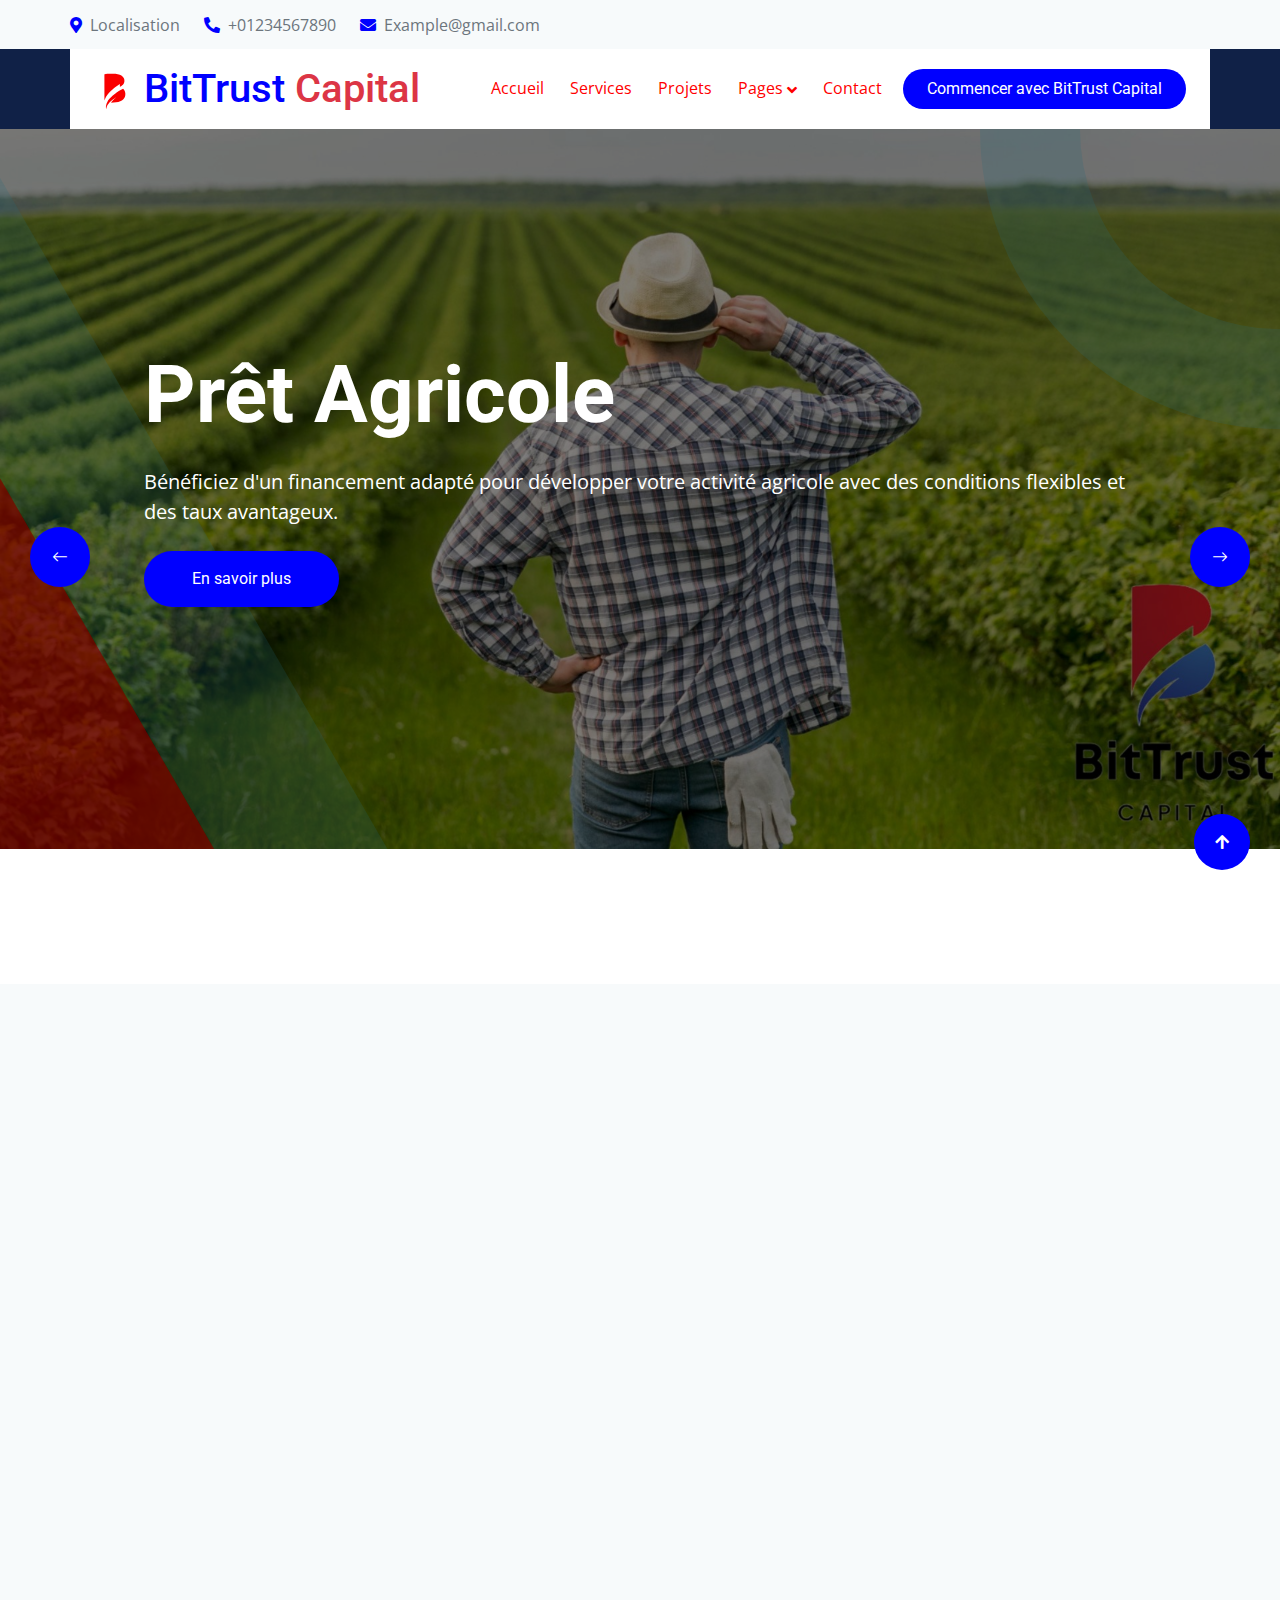
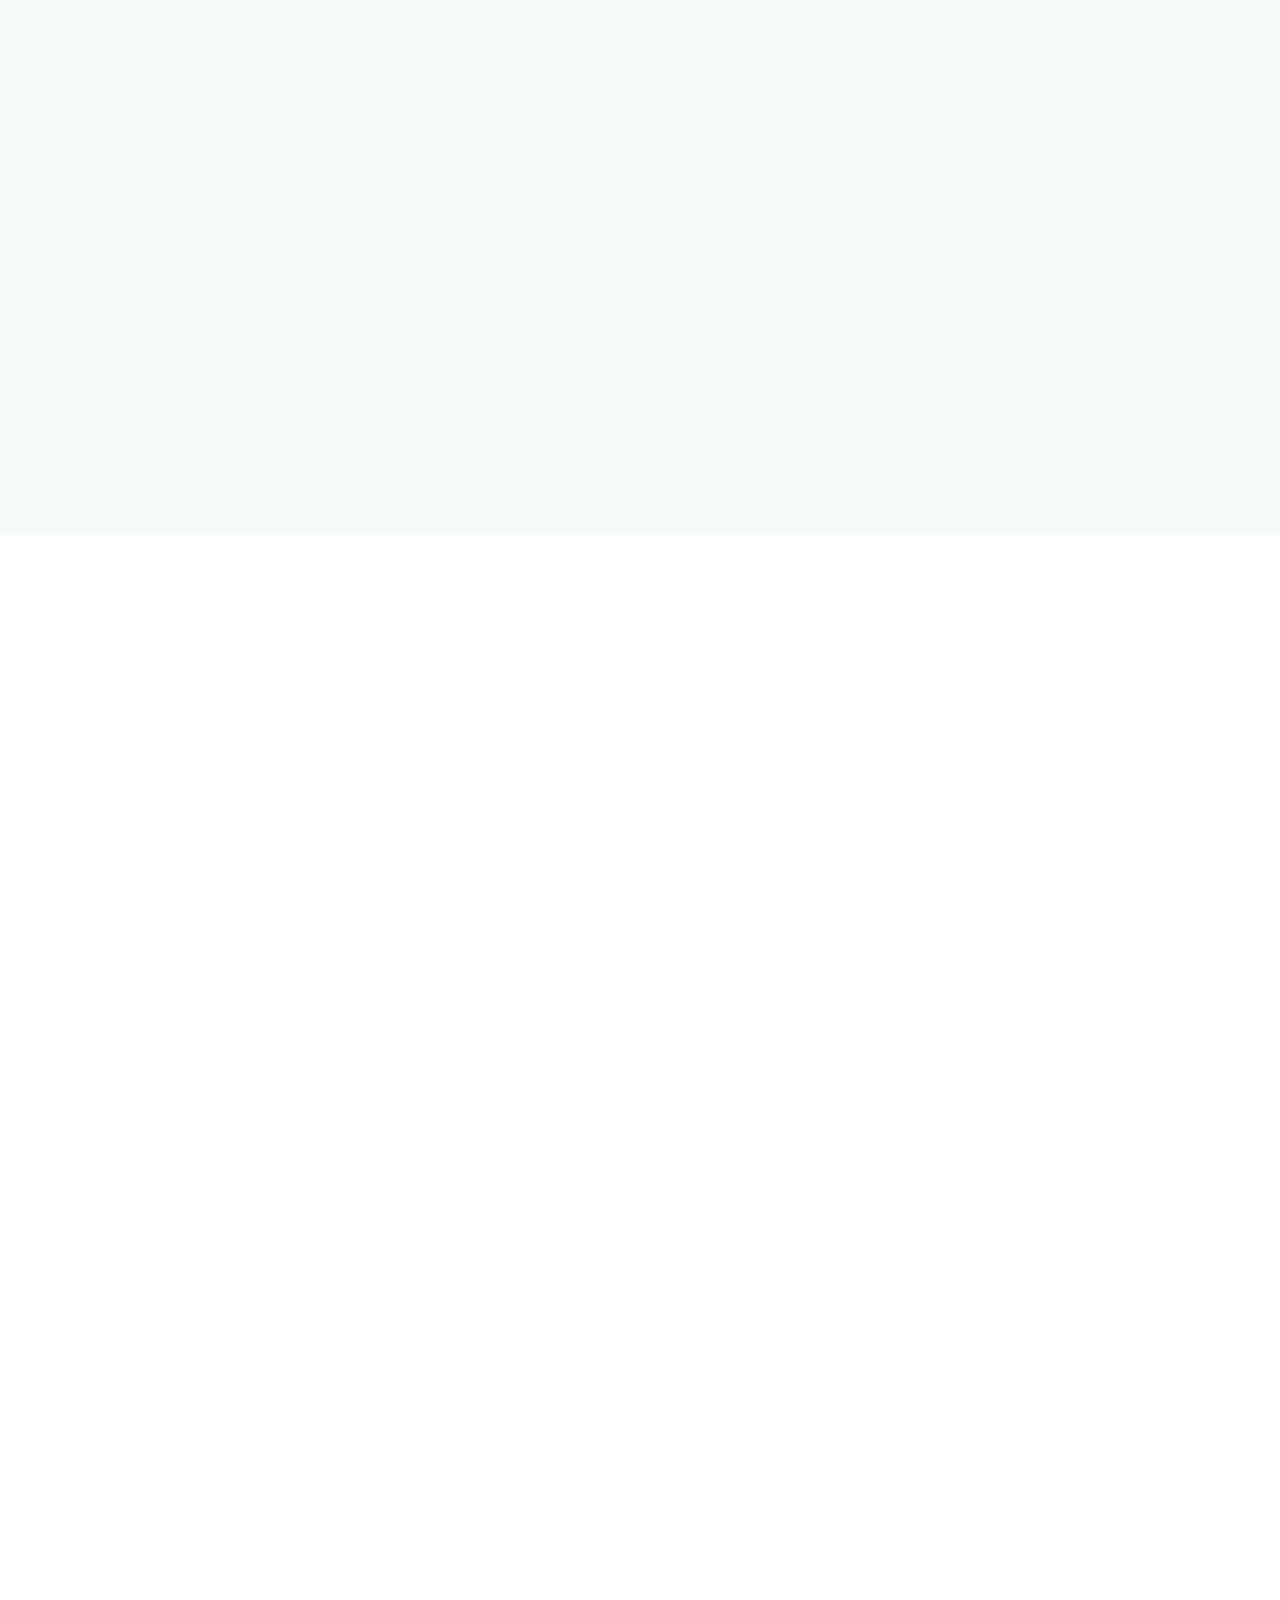
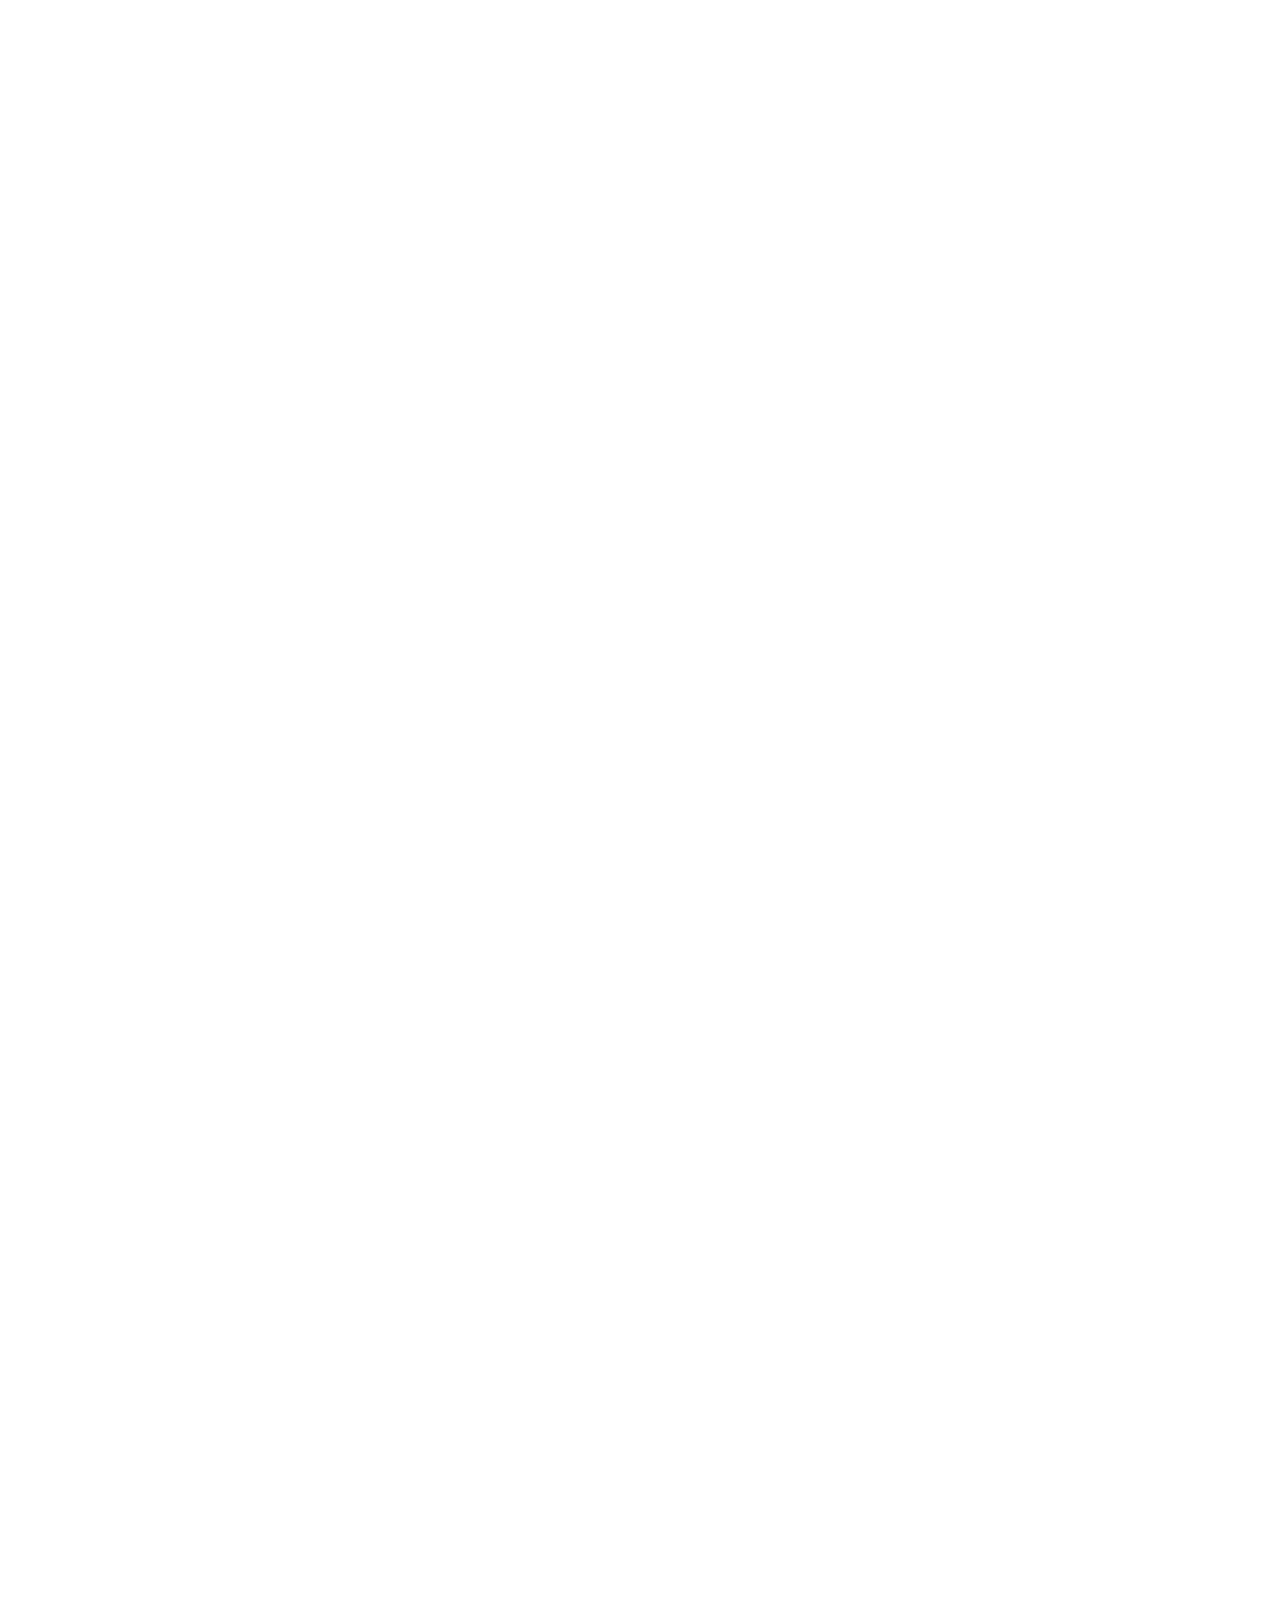
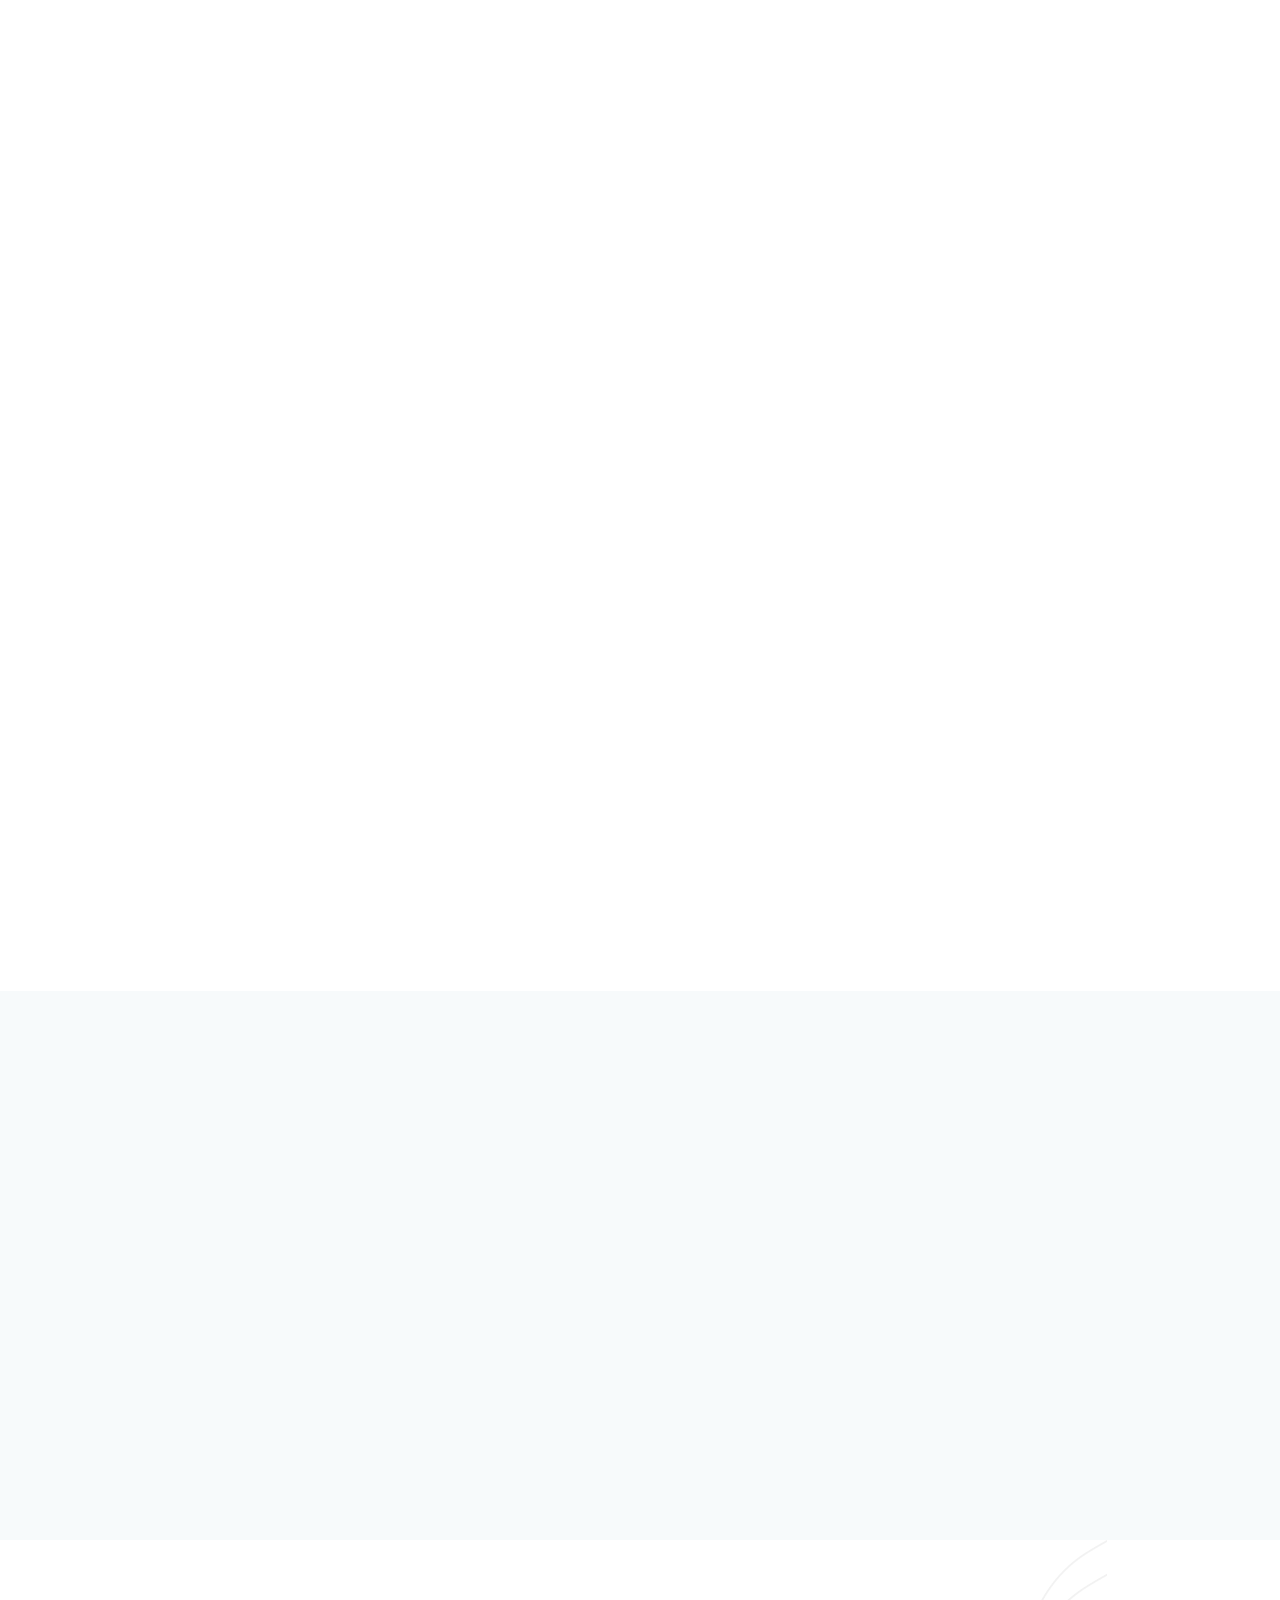
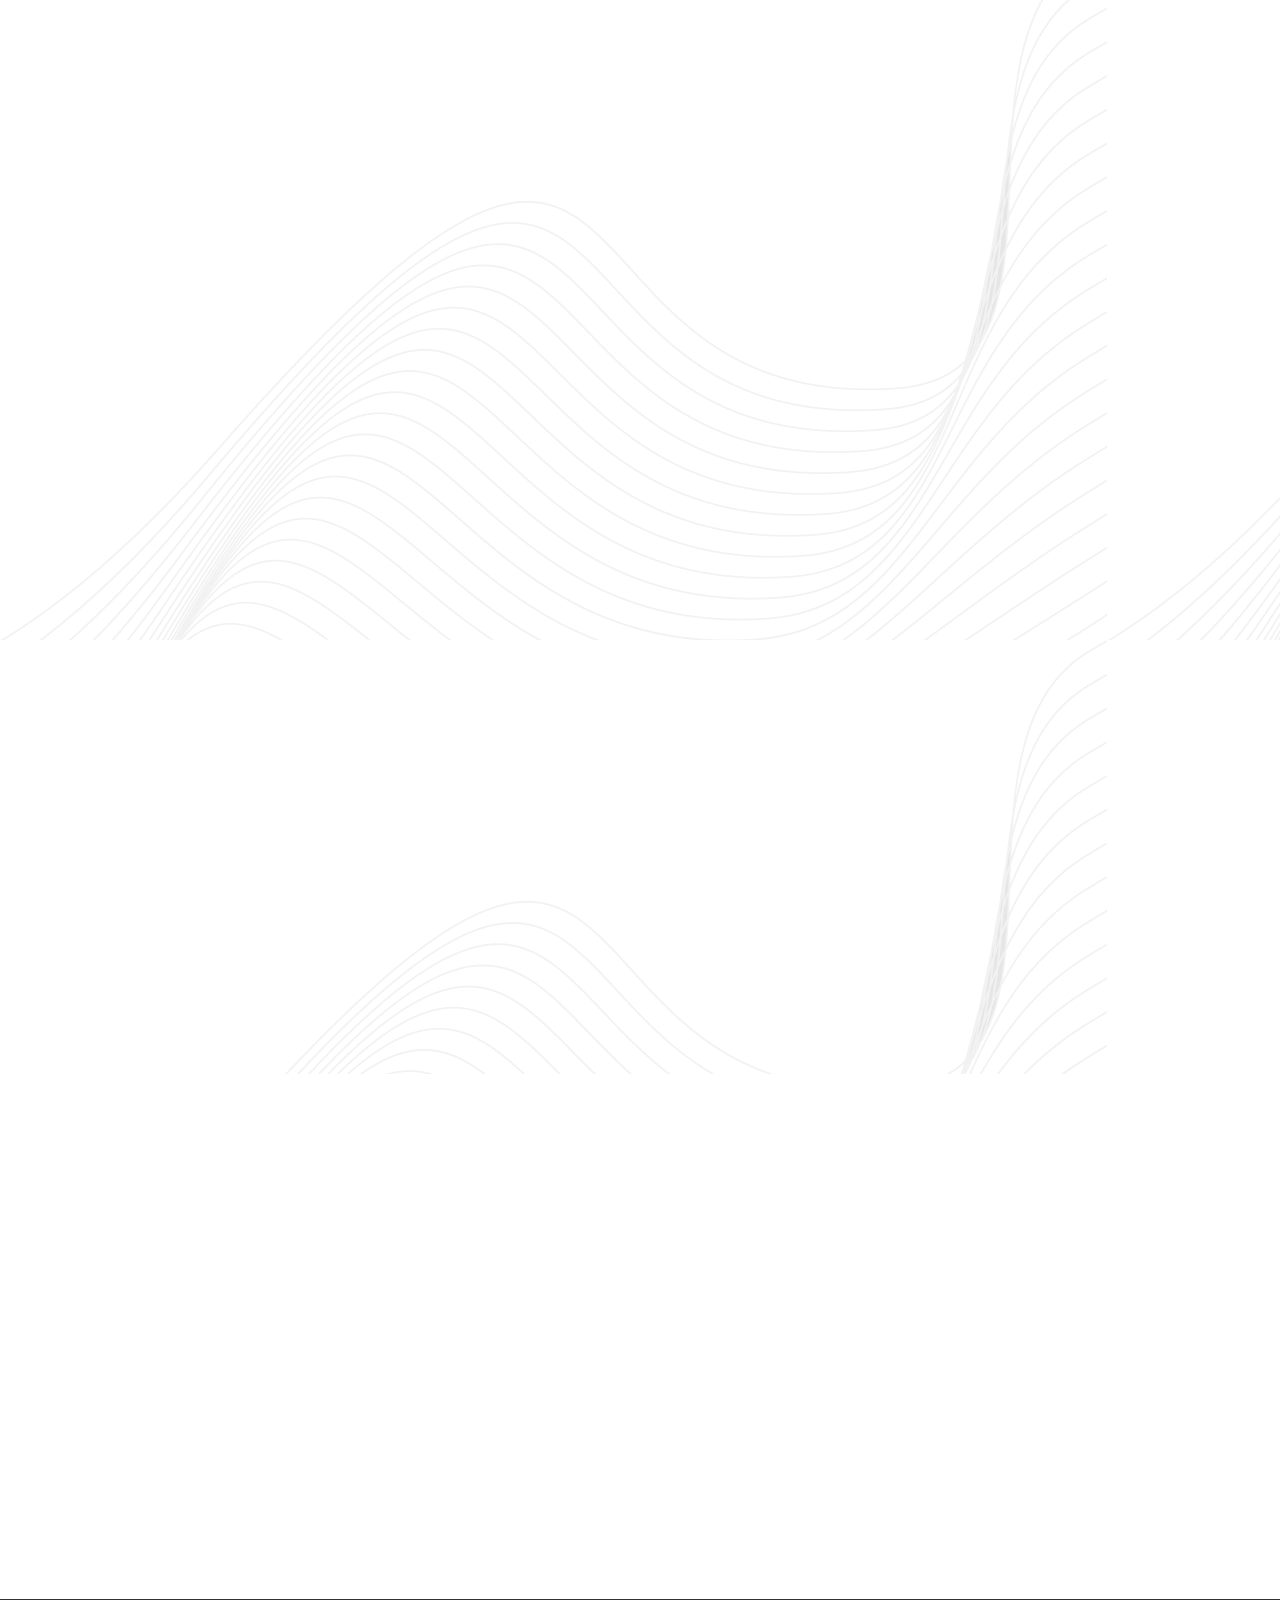
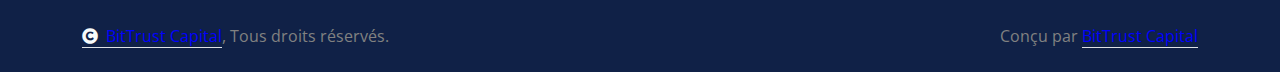
<file: index.html>
<!DOCTYPE html>
<html lang="en">

<head>
    <title>BitTrust Capital &mdash; Banque et Investissements</title>
    <meta charset="utf-8">
    <meta name="viewport" content="width=device-width, initial-scale=1, shrink-to-fit=no">
    <meta name="description"
        content="BitTrust Capital - Banque suisse spécialisée en prêts, investissements et cryptomonnaies.">
    <meta name="keywords" content="banque, prêts, investissement, cryptomonnaie, épargne, assurance, ecommerce">
    <meta name="author" content="BitTrust Capital">
    <meta name="robots" content="index, follow">
    <link rel="icon" href="images/logo/favicon.ico" type="image/x-icon">

    <!-- Google Web Fonts -->
    <link rel="preconnect" href="https://fonts.googleapis.com">
    <link rel="preconnect" href="https://fonts.gstatic.com" crossorigin>
    <link
        href="https://fonts.googleapis.com/css2?family=Open+Sans:wght@400;500;600;700&family=Roboto:wght@400;500;700&display=swap"
        rel="stylesheet">

    <!-- Icon Font Stylesheet -->
    <link rel="stylesheet" href="https://use.fontawesome.com/releases/v5.15.4/css/all.css" />
    <link href="https://cdn.jsdelivr.net/npm/bootstrap-icons@1.4.1/font/bootstrap-icons.css" rel="stylesheet">

    <!-- Libraries Stylesheet -->
    <link rel="stylesheet" href="https://cdnjs.cloudflare.com/ajax/libs/animate.css/4.1.1/animate.min.css" />
    <link href="lib/animate/animate.min.css" rel="stylesheet">
    <link href="lib/owlcarousel/assets/owl.carousel.min.css" rel="stylesheet">
    <link href="lib/lightbox/css/lightbox.min.css" rel="stylesheet">


    <!-- Customized Bootstrap Stylesheet -->
    <link href="css/bootstrap.min.css" rel="stylesheet">

    <!-- Template Stylesheet -->
    <link href="css/style.css" rel="stylesheet">
</head>

<body>

    <!-- Spinner Start -->
    <div id="spinner"
        class="show bg-white position-fixed translate-middle w-100 vh-100 top-50 start-50 d-flex align-items-center justify-content-center">
        <div class="spinner-border text-primary" style="width: 3rem; height: 3rem;" role="status">
            <span class="visually-hidden">Loading...</span>
        </div>
    </div>
    <!-- Spinner End -->


    <!-- Topbar Start -->
    <div class="container-fluid topbar px-0 d-none d-lg-block">
        <div class="container px-0">
            <div class="row gx-0 align-items-center" style="height: 45px;">
                <div class="col-lg-8 text-center text-lg-start mb-lg-0">
                    <div class="d-flex flex-wrap">
                        <a href="#" class="text-muted me-4"><i
                                class="fas fa-map-marker-alt text-primary me-2"></i>Localisation</a>
                        <a href="#" class="text-muted me-4"><i
                                class="fas fa-phone-alt text-primary me-2"></i>+01234567890</a>
                        <a href="#" class="text-muted me-0"><i
                                class="fas fa-envelope text-primary me-2"></i>Example@gmail.com</a>
                    </div>
                </div>
                <!--   <div class="col-lg-4 text-center text-lg-end">
                    <div class="d-flex align-items-center justify-content-end">
                        <a href="#" class="btn btn-primary btn-square rounded-circle nav-fill me-3"><i
                                class="fab fa-facebook-f text-white"></i></a>
                        <a href="#" class="btn btn-primary btn-square rounded-circle nav-fill me-3"><i
                                class="fab fa-twitter text-white"></i></a>
                        <a href="#" class="btn btn-primary btn-square rounded-circle nav-fill me-3"><i
                                class="fab fa-instagram text-white"></i></a>
                        <a href="#" class="btn btn-primary btn-square rounded-circle nav-fill me-0"><i
                                class="fab fa-linkedin-in text-white"></i></a>
                    </div>
                </div>-->
            </div>
        </div>
    </div>
    <!-- Topbar End -->


    <!-- Barre de Navigation & Section Héro Début -->
    <div class="container-fluid sticky-top px-0">
        <div class="position-absolute bg-dark" style="left: 0; top: 0; width: 100%; height: 100%;"></div>
        <div class="container px-0">
            <nav class="navbar navbar-expand-lg navbar-dark bg-white py-3 px-4">
                <a href="index.html" class="navbar-brand p-0">

                    <h1 class="m-0">
                        <img src="img/svg/bitrut.svg" alt="Logo BitTrust Capital"
                            style="width: 40px; height: 40px; vertical-align: middle;">
                        <span style="color: #0000ff;">BitTrust</span><span class="text-danger"> Capital</span>
                    </h1>
                    <!-- <img src="img/logo.png" alt="Logo"> -->
                </a>
                <button class="navbar-toggler" type="button" data-bs-toggle="collapse" data-bs-target="#navbarCollapse">
                    <span class="fa fa-bars"></span>
                </button>
                <div class="collapse navbar-collapse" id="navbarCollapse">
                    <div class="navbar-nav ms-auto py-0">
                        <a href="index.html" class="nav-item nav-link" id="nav-accueil">Accueil</a>
                        <a href="#service" class="nav-item nav-link" id="nav-service">Services</a>
                        <a href="#project" class="nav-item nav-link" id="nav-project">Projets</a>
                        <div class="nav-item dropdown">
                            <a href="#" class="nav-link dropdown-toggle" data-bs-toggle="dropdown">Pages</a>
                            <div class="dropdown-menu m-0">
                                <a href="blog.html" class="dropdown-item">Notre Blog</a>
                                <a href="testimonial.html" class="dropdown-item">Témoignages</a>
                                <a href="faqs.html" class="dropdown-item">FAQs</a>
                                <a href="404.html" class="dropdown-item">Page 404</a>
                            </div>
                        </div>
                        <a href="contact.html" class="nav-item nav-link">Contact</a>
                    </div>
                    <div class="d-flex align-items-center flex-nowrap pt-xl-0">
                        <a href="#"
                            class="btn btn-primary rounded-pill text-white py-2 px-4 ms-2 flex-wrap flex-sm-shrink-0">
                            Commencer avec BitTrust Capital
                        </a>
                    </div>
                </div>
            </nav>
        </div>
    </div>
    <!-- Barre de Navigation & Section Héro Fin -->


    <!-- Carousel Start -->
    <div class="header-carousel owl-carousel">
        <!-- Slide 1 - Prêt Agricole -->
        <div class="header-carousel-item">
            <div class="header-carousel-item-img-1">
                <img src="images/carrousel/imagesservice1.jpg" class="img-fluid w-100"
                    alt="Prêt Agricole - BitTrust Capital" loading="lazy">
            </div>
            <div class="carousel-caption">
                <div class="carousel-caption-inner text-start p-3">
                    <h1 class="display-1 text-capitalize text-white mb-4" data-animation="fadeInUp"
                        style="animation-delay: 1.3s;">
                        Prêt Agricole
                    </h1>
                    <p class="mb-4 fs-5" data-animation="fadeInUp" style="animation-delay: 1.5s;">
                        Bénéficiez d'un financement adapté pour développer votre activité agricole avec des conditions
                        flexibles et des taux avantageux.
                    </p>
                    <a class="btn btn-primary rounded-pill py-3 px-5 mb-4" href="service.html">En savoir plus</a>
                </div>
            </div>
        </div>

        <!-- Slide 2 - Prêt Achat Tracteur & Véhicule -->
        <div class="header-carousel-item">
            <div class="header-carousel-item-img-2">
                <img src="images/carrousel/imagesservice2.jpg" class="img-fluid w-100"
                    alt="Prêt Achat Tracteur & Véhicule - BitTrust Capital" loading="lazy">
            </div>
            <div class="carousel-caption">
                <div class="carousel-caption-inner text-center p-3">
                    <h1 class="display-1 text-capitalize text-white mb-4">Prêt Achat Tracteur & Véhicule</h1>
                    <p class="mb-4 fs-5">
                        Financez l'achat d'un tracteur ou d'un véhicule professionnel avec des solutions adaptées à
                        votre budget.
                    </p>

                    <a class="btn btn-primary rounded-pill py-3 px-5 mb-4" href="service.html">En savoir plus</a>
                </div>
            </div>
        </div>

        <!-- Slide 3 - Prêt Étudiant -->
        <div class="header-carousel-item">
            <div class="header-carousel-item-img-3">
                <img src="images/carrousel/imagesservice3.jpg" class="img-fluid w-100"
                    alt="Prêt Étudiant - BitTrust Capital" loading="lazy">
            </div>
            <div class="carousel-caption">
                <div class="carousel-caption-inner text-end p-3">
                    <h1 class="display-1 text-capitalize text-white mb-4">Prêt Étudiant</h1>
                    <p class="mb-4 fs-5">
                        Obtenez un financement adapté pour vos frais de scolarité, logement et matériel éducatif, avec
                        un taux réduit et des modalités de remboursement flexibles.
                    </p>
                    <a class="btn btn-primary rounded-pill py-3 px-5 mb-4" href="service.html">En savoir plus</a>
                </div>
            </div>
        </div>

        <!-- Slide 4 - Prêts Immobiliers -->
        <div class="header-carousel-item">
            <div class="header-carousel-item-img-1">
                <img src="images/carrousel/imagesservice4.jpg" class="img-fluid w-100"
                    alt="Prêts Immobiliers - BitTrust Capital" loading="lazy">
            </div>
            <div class="carousel-caption">
                <div class="carousel-caption-inner text-start p-3">
                    <h1 class="display-1 text-capitalize text-white mb-4">Prêts Immobiliers et Financements Flexibles
                    </h1>
                    <p class="mb-4 fs-5">
                        Obtenez un prêt immobilier compétitif ou un financement pour votre entreprise.
                    </p>
                    <a class="btn btn-primary rounded-pill py-3 px-5 mb-4" href="service.html">En savoir plus</a>
                </div>
            </div>
        </div>

        <!-- Slide 5 - Épargne & Cryptomonnaie -->
        <div class="header-carousel-item">
            <div class="header-carousel-item-img-2">
                <img src="images/carrousel/imagesservice5.jpg" class="img-fluid w-100"
                    alt="Épargne & Cryptomonnaie - BitTrust Capital" loading="lazy">
            </div>
            <div class="carousel-caption">
                <div class="carousel-caption-inner text-center p-3">
                    <h1 class="display-1 text-capitalize text-white mb-4">Épargne & Cryptomonnaie</h1>
                    <p class="mb-4 fs-5">
                        Faites fructifier votre argent grâce à des comptes d'épargne à haut rendement et des solutions
                        en cryptomonnaie.
                    </p>
                    <a class="btn btn-primary rounded-pill py-3 px-5 mb-4" href="service.html">En savoir plus</a>
                </div>
            </div>
        </div>

        <!-- Slide 6 - Plan de Retrait -->
        <div class="header-carousel-item">
            <div class="header-carousel-item-img-3">
                <img src="images/carrousel/imagesservice6.jpg" class="img-fluid w-100"
                    alt="Plan de Retrait - BitTrust Capital" loading="lazy">
            </div>
            <div class="carousel-caption">
                <div class="carousel-caption-inner text-end p-3">
                    <h1 class="display-1 text-capitalize text-white mb-4">Plan de Retrait</h1>
                    <p class="mb-4 fs-5">
                        Accédez facilement à vos fonds grâce à nos solutions de retrait flexibles et sécurisées adaptées
                        à vos besoins financiers.
                    </p>
                    <a class="btn btn-primary rounded-pill py-3 px-5 mb-4" href="service.html">En savoir plus</a>
                </div>
            </div>
        </div>
    </div>
    <!-- Carousel End -->


    <!-- À Propos de BitTrust Capital -->
    <div class="container-fluid about bg-light py-5">
        <div class="container py-5">
            <div class="row g-5 align-items-center">
                <!-- Section Image -->
                <div class="col-lg-6 col-xl-5 wow fadeInLeft" data-wow-delay="0.1s">
                    <div class="about-img">
                        <img src="images/hero_1.jpg" class="img-fluid w-100 rounded-top bg-white"
                            alt="BitTrust Capital - Solutions financières">
                        <img src="images/service_client.png" class="img-fluid w-100 rounded-bottom"
                            alt="BitTrust Capital - Épargne & Cryptomonnaie">
                    </div>
                </div>

                <!-- Section Texte -->
                <div class="col-lg-6 col-xl-7 wow fadeInRight" data-wow-delay="0.3s">
                    <h4 class="text-primary">À Propos de BitTrust Capital</h4>
                    <h1 class="display-5 mb-4">Des solutions financières intelligentes pour optimiser votre avenir</h1>
                    <p class="text ps-4 mb-4">
                        Nous offrons des solutions financières intelligentes pour optimiser vos investissements,
                        sécuriser votre épargne et vous aider à atteindre vos objectifs financiers.
                    </p>

                    <h3 class="text-black mb-4">Nous Réglons Vos Problèmes Financiers</h3>
                    <p class="text-dark">
                        Chez <strong>BitTrust Capital</strong>, nous mettons en place des solutions <strong>simples,
                            rapides et
                            efficaces</strong> pour vous aider à gérer votre argent intelligemment. Que vous ayez besoin
                        d’un prêt, d’un plan d’épargne rentable ou d’un investissement sécurisé, nous avons ce qu’il
                        vous faut !
                    </p>
                    <p class="text-dark">
                        Avec notre expertise en finance et en cryptomonnaie, nous vous accompagnons vers la réussite
                        avec des conseils personnalisés et des services adaptés à vos besoins.
                    </p>

                    <div class="row g-4 justify-content-between mb-5">
                        <div class="col-lg-6 col-xl-5">
                            <p class="text-dark"><i class="fas fa-check-circle text-primary me-1"></i> Solutions de
                                financement</p>
                            <p class="text-dark mb-0"><i class="fas fa-check-circle text-primary me-1"></i> Épargne &
                                Cryptomonnaie</p>
                        </div>
                        <div class="col-lg-6 col-xl-7">
                            <p class="text-dark"><i class="fas fa-check-circle text-primary me-1"></i> Prêts immobiliers
                                et professionnels</p>
                            <p class="text-dark mb-0"><i class="fas fa-check-circle text-primary me-1"></i>
                                Accompagnement personnalisé</p>
                        </div>
                    </div>

                    <div class="row g-4 justify-content-between mb-5">
                        <div class="col-xl-5">
                            <a href="#" class="btn btn-primary rounded-pill py-3 px-5">En savoir plus</a>
                        </div>
                        <div class="col-xl-7 mb-5">
                            <div class="about-customer d-flex position-relative">
                                <img src="img/customer-img-1.jpg" class="img-fluid btn-xl-square position-absolute"
                                    style="left: 0; top: 0;" alt="Client 1">
                                <img src="img/customer-img-2.jpg" class="img-fluid btn-xl-square position-absolute"
                                    style="left: 45px; top: 0;" alt="Client 2">
                                <img src="img/customer-img-3.jpg" class="img-fluid btn-xl-square position-absolute"
                                    style="left: 90px; top: 0;" alt="Client 3">
                                <div class="position-absolute text-dark" style="left: 220px; top: 10px;">
                                    <p class="mb-0">+5M Clients Satisfaits</p>
                                </div>
                            </div>
                        </div>
                    </div>

                    <div class="row g-4 text-center align-items-center justify-content-center">
                        <div class="col-sm-4">
                            <div class="bg-primary rounded p-4">
                                <div class="d-flex align-items-center justify-content-center">
                                    <span class="counter-value fs-1 fw-bold text-dark"
                                        data-toggle="counter-up">23</span>
                                    <h4 class="text-dark fs-1 mb-0" style="font-weight: 600; font-size: 25px;">k+</h4>
                                </div>
                                <div class="w-100 d-flex align-items-center justify-content-center">
                                    <p class="text-white mb-0">Projets Financiers Réalisés</p>
                                </div>
                            </div>
                        </div>
                        <div class="col-sm-4">
                            <div class="bg-dark rounded p-4">
                                <div class="d-flex align-items-center justify-content-center">
                                    <span class="counter-value fs-1 fw-bold text-white"
                                        data-toggle="counter-up">12</span>
                                    <h4 class="text-white fs-1 mb-0" style="font-weight: 600; font-size: 25px;">+</h4>
                                </div>
                                <div class="w-100 d-flex align-items-center justify-content-center">
                                    <p class="mb-0 text-white">Années d'Expérience</p>
                                </div>
                            </div>
                        </div>
                        <div class="col-sm-4">
                            <div class="bg-primary rounded p-4">
                                <div class="d-flex align-items-center justify-content-center">
                                    <span class="counter-value fs-1 fw-bold text-dark"
                                        data-toggle="counter-up">75</span>
                                    <h4 class="text-dark fs-1 mb-0" style="font-weight: 600; font-size: 25px;">+</h4>
                                </div>
                                <div class="w-100 d-flex align-items-center justify-content-center">
                                    <p class="text-white mb-0">Experts à votre service</p>
                                </div>
                            </div>
                        </div>
                    </div>
                </div>
            </div>
        </div>
    </div>
    <!-- À Propos de BitTrust Capital - Fin -->


    <!-- Services - BitTrust Capital -->
    <div class="container-fluid service py-5" id="service">
        <div class="container py-5">
            <!-- Titre de la section -->
            <div class="text-center mx-auto pb-5 wow fadeInUp" data-wow-delay="0.1s" style="max-width: 800px;">
                <h4 class="text-primary">Nos Services</h4>
                <h1 class="display-4">Découvrez Nos Solutions Financières</h1>
            </div>

            <!-- Contenu des services -->
            <div class="row g-4 justify-content-center text-center">

                <!-- Service : Prêt Agricole -->
                <div class="col-md-6 col-lg-4 col-xl-3 wow fadeInUp" data-wow-delay="0.1s">
                    <div class="service-item bg-light rounded">
                        <div class="service-img">
                            <img src="images/carrousel/imagesservice2.jpg" class="img-fluid w-100 rounded-top"
                                alt="Prêt Agricole">
                        </div>
                        <div class="service-content text-center p-4">
                            <div class="service-content-inner">
                                <a href="#" class="h4 mb-4 d-inline-flex text-start">
                                    <i class="fas fa-tractor fa-2x me-2"></i> Prêt Agricole
                                </a>
                                <p class="mb-4">Financez votre exploitation agricole avec des solutions flexibles et
                                    avantageuses.</p>
                                <a class="btn btn-light rounded-pill py-2 px-4" href="service.html">En savoir plus</a>
                            </div>
                        </div>
                    </div>
                </div>

                <!-- Service : Prêt Achat Tracteur & Véhicule -->
                <div class="col-md-6 col-lg-4 col-xl-3 wow fadeInUp" data-wow-delay="0.3s">
                    <div class="service-item bg-light rounded">
                        <div class="service-img">
                            <img src="images/carrousel/imagesservice3.jpg" class="img-fluid w-100 rounded-top"
                                alt="Prêt Achat Véhicule">
                        </div>
                        <div class="service-content text-center p-4">
                            <div class="service-content-inner">
                                <a href="#" class="h4 mb-4 d-inline-flex text-start">
                                    <i class="fas fa-car fa-2x me-2"></i> Prêt Achat Véhicule
                                </a>
                                <p class="mb-4">Obtenez un financement adapté pour l'achat de votre véhicule
                                    professionnel.</p>
                                <a class="btn btn-light rounded-pill py-2 px-4" href="service.html">En savoir plus</a>
                            </div>
                        </div>
                    </div>
                </div>

                <!-- Service : Prêt Étudiant -->
                <div class="col-md-6 col-lg-4 col-xl-3 wow fadeInUp" data-wow-delay="0.5s">
                    <div class="service-item bg-light rounded">
                        <div class="service-img">
                            <img src="images/carrousel/imagesservice4.jpg" class="img-fluid w-100 rounded-top"
                                alt="Prêt Étudiant">
                        </div>
                        <div class="service-content text-center p-4">
                            <div class="service-content-inner">
                                <a href="#" class="h4 mb-4 d-inline-flex text-start">
                                    <i class="fas fa-user-graduate fa-2x me-2"></i> Prêt Étudiant
                                </a>
                                <p class="mb-4">Financez vos études avec un prêt aux conditions avantageuses.</p>
                                <a class="btn btn-light rounded-pill py-2 px-4" href="service.html">En savoir plus</a>
                            </div>
                        </div>
                    </div>
                </div>

                <!-- Service : Prêt Immobilier -->
                <div class="col-md-6 col-lg-4 col-xl-3 wow fadeInUp" data-wow-delay="0.7s">
                    <div class="service-item bg-light rounded">
                        <div class="service-img">
                            <img src="images/carrousel/imagesservice1.jpg" class="img-fluid w-100 rounded-top"
                                alt="Prêt Immobilier">
                        </div>
                        <div class="service-content text-center p-4">
                            <div class="service-content-inner">
                                <a href="#" class="h4 mb-4 d-inline-flex text-start">
                                    <i class="fas fa-home fa-2x me-2"></i> Prêt Immobilier
                                </a>
                                <p class="mb-4">Réalisez votre projet immobilier grâce à nos financements flexibles.</p>
                                <a class="btn btn-light rounded-pill py-2 px-4" href="service.html">En savoir plus</a>
                            </div>
                        </div>
                    </div>
                </div>

                <!-- Service : Épargne & Cryptomonnaie -->
                <div class="col-md-6 col-lg-4 col-xl-3 wow fadeInUp" data-wow-delay="0.9s">
                    <div class="service-item bg-light rounded">
                        <div class="service-img">
                            <img src="images/carrousel/imagesservice5.jpg" class="img-fluid w-100 rounded-top"
                                alt="Épargne & Cryptomonnaie">
                        </div>
                        <div class="service-content text-center p-4">
                            <div class="service-content-inner">
                                <a href="#" class="h4 mb-4 d-inline-flex text-start">
                                    <i class="fas fa-coins fa-2x me-2"></i> Épargne & Cryptomonnaie
                                </a>
                                <p class="mb-4">Optimisez vos économies avec nos solutions d’épargne et d’investissement
                                    crypto.</p>
                                <a class="btn btn-light rounded-pill py-2 px-4" href="service.html">En savoir plus</a>
                            </div>
                        </div>
                    </div>
                </div>

                <!-- Service : Plan de Retrait -->
                <div class="col-md-6 col-lg-4 col-xl-3 wow fadeInUp" data-wow-delay="1.1s">
                    <div class="service-item bg-light rounded">
                        <div class="service-img">
                            <img src="images/carrousel/imagesservice6.jpg" class="img-fluid w-100 rounded-top"
                                alt=" Plan de Retrait">
                        </div>
                        <div class="service-content text-center p-4">
                            <div class="service-content-inner">
                                <a href="#" class="h4 mb-4 d-inline-flex text-start">
                                    <i class="fas fa-hand-holding-usd fa-2x me-2"></i> Plan de Retrait
                                </a>
                                <p class="mb-4">Accédez facilement à vos fonds grâce à nos solutions de retrait
                                    sécurisées.</p>
                                <a class="btn btn-light rounded-pill py-2 px-4" href="service.html">En savoir plus</a>
                            </div>
                        </div>
                    </div>
                </div>

                <!-- Service : Prêt Médical-->
                <div class="col-md-6 col-lg-4 col-xl-3 wow fadeInUp" data-wow-delay="1.3s">
                    <div class="service-item bg-light rounded">
                        <div class="service-img">
                            <img src="images/carrousel/imagesservice7.jpg" class="img-fluid w-100 rounded-top"
                                alt="Prêt Santé">
                        </div>
                        <div class="service-content text-center p-4">
                            <div class="service-content-inner">
                                <a href="#" class="h4 mb-4 d-inline-flex text-start">
                                    <i class="fas fa-heartbeat fa-2x me-2"></i> Prêt Médical
                                </a>
                                <p class="mb-4">Bénéficiez d’un financement pour couvrir vos frais médicaux et
                                    hospitaliers.</p>
                                <a class="btn btn-light rounded-pill py-2 px-4" href="service.html">En savoir plus</a>
                            </div>
                        </div>
                    </div>
                </div>

                <!-- Service : Prêt Vacances -->
                <div class="col-md-6 col-lg-4 col-xl-3 wow fadeInUp" data-wow-delay="1.5s">
                    <div class="service-item bg-light rounded">
                        <div class="service-img">
                            <img src="images/carrousel/imagesservice8.jpg" class="img-fluid w-100 rounded-top"
                                alt="Prêt Santé">
                        </div>
                        <div class="service-content text-center p-4">
                            <div class="service-content-inner">
                                <a href="#" class="h4 mb-4 d-inline-flex text-start">
                                    <i class="fas fa-plane fa-2x me-2"></i> Prêt Vacances
                                </a>
                                <p class="mb-4">Offrez-vous des vacances de rêve avec un prêt adapté à votre budget.</p>
                                <a class="btn btn-light rounded-pill py-2 px-4" href="service.html">En savoir plus</a>
                            </div>
                        </div>
                    </div>
                </div>
            </div>
        </div>
    </div>
    <!-- Services - BitTrust Capital - Fin -->


    <!-- Project Start -->
    <div class="container-fluid project" id="project">
        <div class="container">
            <div class="text-center mx-auto pb-5 wow fadeInUp" data-wow-delay="0.1s" style="max-width: 800px;">
                <h4 class="text-primary">Nos Projets</h4>
                <h1 class="display-4">Découvrez Nos Derniers Projets</h1>
            </div>

            <div class="project-carousel owl-carousel wow fadeInUp" data-wow-delay="0.1s">

                <!-- Projet 1: Prêt Vacances (France) -->
                <div class="project-item h-100">
                    <div class="project-img">
                        <img src="img/projet/1.png" class="img-fluid w-100 rounded" alt="Prêt Vacances">
                    </div>
                    <div class="project-content bg-light rounded p-4">
                        <div class="project-content-inner">
                            <div class="project-icon mb-3"><i class="fas fa-plane fa-4x text-primary"></i></div>
                            <p class="text-dark fs-5 mb-3">Prêt Vacances - France</p>
                            <a href="#" class="h4">Financement des voyages et séjours touristiques</a>
                            <div class="pt-4">
                                <a class="btn btn-light rounded-pill py-3 px-5" href="#">En savoir plus</a>
                            </div>
                        </div>
                    </div>
                </div>

                <!-- Projet 2: Prêt Médical (Suisse) -->
                <div class="project-item h-100">
                    <div class="project-img">
                        <img src="img/projet/2.png" class="img-fluid w-100 rounded" alt="Prêt Médical">
                    </div>
                    <div class="project-content bg-light rounded p-4">
                        <div class="project-content-inner">
                            <div class="project-icon mb-3"><i class="fas fa-heartbeat fa-4x text-primary"></i></div>
                            <p class="text-dark fs-5 mb-3">Prêt Médical - Suisse</p>
                            <a href="#" class="h4">Solutions de financement pour soins et traitements spécialisés</a>
                            <div class="pt-4">
                                <a class="btn btn-light rounded-pill py-3 px-5" href="#">En savoir plus</a>
                            </div>
                        </div>
                    </div>
                </div>

                <!-- Projet 3: Plan de Retrait (Allemagne) -->
                <div class="project-item h-100">
                    <div class="project-img">
                        <img src="img/projet/3.png" class="img-fluid w-100 rounded" alt="Plan de Retrait">
                    </div>
                    <div class="project-content bg-light rounded p-4">
                        <div class="project-content-inner">
                            <div class="project-icon mb-3"><i class="fas fa-user-tie fa-4x text-primary"></i></div>
                            <p class="text-dark fs-5 mb-3">Plan de Retrait - Allemagne</p>
                            <a href="#" class="h4">Investissements et solutions pour une retraite sereine</a>
                            <div class="pt-4">
                                <a class="btn btn-light rounded-pill py-3 px-5" href="#">En savoir plus</a>
                            </div>
                        </div>
                    </div>
                </div>

                <!-- Projet 4: Épargne & Cryptomonnaie (Autriche) -->
                <div class="project-item h-100">
                    <div class="project-img">
                        <img src="img/projet/4.png" class="img-fluid w-100 rounded" alt="Épargne & Cryptomonnaie">
                    </div>
                    <div class="project-content bg-light rounded p-4">
                        <div class="project-content-inner">
                            <div class="project-icon mb-3"><i class="fas fa-coins fa-4x text-primary"></i></div>
                            <p class="text-dark fs-5 mb-3">Épargne & Cryptomonnaie - Autriche</p>
                            <a href="#" class="h4">Optimisation d'épargne avec les nouvelles technologies
                                financières</a>
                            <div class="pt-4">
                                <a class="btn btn-light rounded-pill py-3 px-5" href="#">En savoir plus</a>
                            </div>
                        </div>
                    </div>
                </div>

                <!-- Projet 5: Prêt Immobilier (Pologne) -->
                <div class="project-item h-100">
                    <div class="project-img">
                        <img src="img/projet/5.png" class="img-fluid w-100 rounded" alt="Prêt Immobilier">
                    </div>
                    <div class="project-content bg-light rounded p-4">
                        <div class="project-content-inner">
                            <div class="project-icon mb-3"><i class="fas fa-home fa-4x text-primary"></i></div>
                            <p class="text-dark fs-5 mb-3">Prêt Immobilier - Pologne</p>
                            <a href="#" class="h4">Financement sur mesure pour l'achat de biens immobiliers</a>
                            <div class="pt-4">
                                <a class="btn btn-light rounded-pill py-3 px-5" href="#">En savoir plus</a>
                            </div>
                        </div>
                    </div>
                </div>

                <!-- Projet 6: Prêt Étudiant (Roumanie) -->
                <div class="project-item h-100">
                    <div class="project-img">
                        <img src="img/projet/6.png" class="img-fluid w-100 rounded" alt="Prêt Étudiant">
                    </div>
                    <div class="project-content bg-light rounded p-4">
                        <div class="project-content-inner">
                            <div class="project-icon mb-3"><i class="fas fa-graduation-cap fa-4x text-primary"></i>
                            </div>
                            <p class="text-dark fs-5 mb-3">Prêt Étudiant - Roumanie</p>
                            <a href="#" class="h4">Soutien financier pour études universitaires et spécialisées</a>
                            <div class="pt-4">
                                <a class="btn btn-light rounded-pill py-3 px-5" href="#">En savoir plus</a>
                            </div>
                        </div>
                    </div>
                </div>

                <!-- Projet 7: Prêt Achat Tracteur & Véhicule (Suisse) -->
                <div class="project-item h-100">
                    <div class="project-img">
                        <img src="img/projet/7.png" class="img-fluid w-100 rounded" alt="Prêt Tracteur & Véhicule">
                    </div>
                    <div class="project-content bg-light rounded p-4">
                        <div class="project-content-inner">
                            <div class="project-icon mb-3"><i class="fas fa-truck fa-4x text-primary"></i></div>
                            <p class="text-dark fs-5 mb-3">Prêt Achat Tracteur & Véhicule - Suisse</p>
                            <a href="#" class="h4">Solutions de financement pour les équipements agricoles et
                                véhicules</a>
                            <div class="pt-4">
                                <a class="btn btn-light rounded-pill py-3 px-5" href="#">En savoir plus</a>
                            </div>
                        </div>
                    </div>
                </div>

                <!-- Projet 8: Prêt Agricole (Pologne) -->
                <div class="project-item h-100">
                    <div class="project-img">
                        <img src="img/projet/8.png" class="img-fluid w-100 rounded" alt="Prêt Agricole">
                    </div>
                    <div class="project-content bg-light rounded p-4">
                        <div class="project-content-inner">
                            <div class="project-icon mb-3"><i class="fas fa-seedling fa-4x text-primary"></i></div>
                            <p class="text-dark fs-5 mb-3">Prêt Agricole - Pologne</p>
                            <a href="#" class="h4">Financement pour l'achat de matériel et développement agricole</a>
                            <div class="pt-4">
                                <a class="btn btn-light rounded-pill py-3 px-5" href="#">En savoir plus</a>
                            </div>
                        </div>
                    </div>
                </div>

                <!-- Projet 9: Prêt Auto & Mobilité (Autriche) -->
                <div class="project-item h-100">
                    <div class="project-img">
                        <img src="img/projet/9.png" class="img-fluid w-100 rounded" alt="Prêt Auto & Mobilité">
                    </div>
                    <div class="project-content bg-light rounded p-4">
                        <div class="project-content-inner">
                            <div class="project-icon mb-3"><i class="fas fa-car fa-4x text-primary"></i></div>
                            <p class="text-dark fs-5 mb-3">Prêt Auto & Mobilité - Autriche</p>
                            <a href="#" class="h4">Financement de véhicules neufs et d'occasion</a>
                            <div class="pt-4">
                                <a class="btn btn-light rounded-pill py-3 px-5" href="#">En savoir plus</a>
                            </div>
                        </div>
                    </div>
                </div>

                <!-- Projet 10: Financement Énergies Renouvelables (Roumanie) -->
                <div class="project-item h-100">
                    <div class="project-img">
                        <img src="img/projet/10.png" class="img-fluid w-100 rounded"
                            alt="Financement Énergies Renouvelables">
                    </div>
                    <div class="project-content bg-light rounded p-4">
                        <div class="project-content-inner">
                            <div class="project-icon mb-3"><i class="fas fa-solar-panel fa-4x text-primary"></i></div>
                            <p class="text-dark fs-5 mb-3">Financement Énergies Renouvelables - Roumanie</p>
                            <a href="#" class="h4">Soutien aux projets d'installation de panneaux solaires et
                                d’éoliennes</a>
                            <div class="pt-4">
                                <a class="btn btn-light rounded-pill py-3 px-5" href="#">En savoir plus</a>
                            </div>
                        </div>
                    </div>
                </div>

            </div>
        </div>
    </div>
    <!-- Project End -->


    <!-- Blog Start -->
    <div class="container-fluid blog pb-5">
        <div class="container pb-5">
            <div class="text-center mx-auto pb-5 wow fadeInUp" data-wow-delay="0.1s" style="max-width: 800px;">
                <h4 class="text-primary">Nos Blogs</h4>
                <h1 class="display-4">Derniers articles et actualités financières</h1>
            </div>
            <div class="row g-4 justify-content-center">
                <!-- Blog sur les Services Bancaires - 2025 -->
                <div class="col-md-6 col-lg-6 col-xl-4 wow fadeInUp" data-wow-delay="0.1s">
                    <div class="blog-item bg-light rounded p-4" style="background-image: url(img/bg.png);">
                        <div class="mb-4">
                            <h4 class="text-primary mb-2">Services Bancaires</h4>
                            <div class="d-flex justify-content-between">
                                <p class="mb-0"><span class="text-dark fw-bold">Le</span> Jan 5, 2025</p>
                                <p class="mb-0"><span class="text-dark fw-bold">Par</span> Sophie Martin</p>
                            </div>
                        </div>
                        <div class="project-img">
                            <img src="img/projet/3.png" class="img-fluid w-100 rounded" alt="Image">
                        </div>
                        <div class="my-4">
                            <a href="#" class="h4">Comment bien choisir son plan de retrait bancaire en 2025 ?</a>
                        </div>
                        <a class="btn btn-primary rounded-pill py-2 px-4" href="#">Lire plus</a>
                    </div>
                </div>

                <!-- Blog sur le Prêt Santé - 2020 -->
                <div class="col-md-6 col-lg-6 col-xl-4 wow fadeInUp" data-wow-delay="0.3s">
                    <div class="blog-item bg-light rounded p-4" style="background-image: url(img/bg.png);">
                        <div class="mb-4">
                            <h4 class="text-primary mb-2">Prêt Santé</h4>
                            <div class="d-flex justify-content-between">
                                <p class="mb-0"><span class="text-dark fw-bold">Le</span> Sep 12, 2020</p>
                                <p class="mb-0"><span class="text-dark fw-bold">Par</span> Julien Lefebvre</p>
                            </div>
                        </div>
                        <div class="project-img">
                            <img src="img/projet/2.png" class="img-fluid w-100 rounded" alt="Image">
                        </div>
                        <div class="my-4">
                            <a href="#" class="h4">Prêt Santé : Une solution pour financer vos soins médicaux en toute
                                sérénité</a>
                        </div>
                        <a class="btn btn-primary rounded-pill py-2 px-4" href="#">Lire plus</a>
                    </div>
                </div>

                <!-- Blog sur le Prêt Vacances - 2018 -->
                <div class="col-md-6 col-lg-6 col-xl-4 wow fadeInUp" data-wow-delay="0.5s">
                    <div class="blog-item bg-light rounded p-4" style="background-image: url(img/bg.png);">
                        <div class="mb-4">
                            <h4 class="text-primary mb-2">Prêt Vacances</h4>
                            <div class="d-flex justify-content-between">
                                <p class="mb-0"><span class="text-dark fw-bold">Le</span> Juin 20, 2018</p>
                                <p class="mb-0"><span class="text-dark fw-bold">Par</span> Claire Dubois</p>
                            </div>
                        </div>
                        <div class="project-img">
                            <img src="img/projet/1.png" class="img-fluid w-100 rounded" alt="Image">
                        </div>
                        <div class="my-4">
                            <a href="#" class="h4">Besoin de financer vos vacances ? Découvrez nos solutions de
                                crédit</a>
                        </div>
                        <a class="btn btn-primary rounded-pill py-2 px-4" href="#">Lire plus</a>
                    </div>
                </div>

                <!-- Blog sur les taux d'intérêt des prêts - 2015 -->
                <div class="col-md-6 col-lg-6 col-xl-4 wow fadeInUp" data-wow-delay="0.7s">
                    <div class="blog-item bg-light rounded p-4" style="background-image: url(img/bg.png);">
                        <div class="mb-4">
                            <h4 class="text-primary mb-2">Crédit & Intérêts</h4>
                            <div class="d-flex justify-content-between">
                                <p class="mb-0"><span class="text-dark fw-bold">Le</span> Avril 15, 2015</p>
                                <p class="mb-0"><span class="text-dark fw-bold">Par</span> Thomas Garnier</p>
                            </div>
                        </div>
                        <div class="project-img">
                            <img src="img/projet/4.png" class="img-fluid w-100 rounded" alt="Image">
                        </div>
                        <div class="my-4">
                            <a href="#" class="h4">Comment bien comparer les taux d'intérêt avant de contracter un prêt
                                ?</a>
                        </div>
                        <a class="btn btn-primary rounded-pill py-2 px-4" href="#">Lire plus</a>
                    </div>
                </div>

                <!-- Blog sur l'évolution des services bancaires - 2013 -->
                <div class="col-md-6 col-lg-6 col-xl-4 wow fadeInUp" data-wow-delay="0.9s">
                    <div class="blog-item bg-light rounded p-4" style="background-image: url(img/bg.png);">
                        <div class="mb-4">
                            <h4 class="text-primary mb-2">Évolution Bancaire</h4>
                            <div class="d-flex justify-content-between">
                                <p class="mb-0"><span class="text-dark fw-bold">Le</span> Fév 8, 2013</p>
                                <p class="mb-0"><span class="text-dark fw-bold">Par</span> Louis Bernard</p>
                            </div>
                        </div>
                        <div class="project-img">
                            <img src="img/projet/11.jpg" class="img-fluid w-100 rounded" alt="Image">
                        </div>
                        <div class="my-4">
                            <a href="#" class="h4">Les services bancaires ont-ils changé en 10 ans ? Un retour en
                                2013</a>
                        </div>
                        <a class="btn btn-primary rounded-pill py-2 px-4" href="#">Lire plus</a>
                    </div>
                </div>

            </div>
        </div>
    </div>
    <!-- Blog End -->



    <!-- Début de la section Témoignages -->
    <div class="container-fluid testimonial bg-light py-5">
        <div class="container py-5">
            <div class="row g-4 align-items-center">
                <!-- Colonne de gauche avec le titre et l'introduction -->
                <div class="col-xl-4 wow fadeInLeft" data-wow-delay="0.1s">
                    <div class="h-100 rounded">
                        <h4 class="text-primary">Avis Clients</h4>
                        <h1 class="display-4 mb-4">Nos clients témoignent</h1>
                        <p class="mb-4">Découvrez comment nos solutions de financement ont changé la vie de nos clients
                            à travers l'Europe.</p>
                        <a class="btn btn-primary rounded-pill text-white py-3 px-5" href="#">Voir tous les avis <i
                                class="fas fa-arrow-right ms-2"></i></a>
                    </div>
                </div>

                <!-- Colonne de droite avec le carrousel des témoignages -->
                <div class="col-xl-8">
                    <div class="testimonial-carousel owl-carousel wow fadeInUp" data-wow-delay="0.1s">

                        <!-- Témoignage 1 -->
                        <div class="testimonial-item bg-white rounded p-4 wow fadeInUp" data-wow-delay="0.3s">
                            <div class="d-flex">
                                <div><i class="fas fa-quote-left fa-3x text-dark me-3"></i></div>
                                <p class="mt-4">"Grâce au prêt étudiant, j’ai pu financer mes études en ingénierie à
                                    Lausanne sans souci financier. Le processus était rapide et transparent."</p>
                            </div>
                            <div class="d-flex justify-content-end">
                                <div class="my-auto text-end">
                                    <h5>Lucas Meyer</h5>
                                    <p class="mb-0">Lausanne, Suisse</p>
                                </div>
                                <div class="bg-white rounded-circle ms-3">
                                    <img src="images/person_1.jpg" class="rounded-circle p-2"
                                        style="width: 80px; height: 80px; border: 1px solid var(--bs-primary);"
                                        alt="Lucas Meyer">
                                </div>
                            </div>
                        </div>

                        <!-- Témoignage 2 -->
                        <div class="testimonial-item bg-white rounded p-4 wow fadeInUp" data-wow-delay="0.5s">
                            <div class="d-flex">
                                <div><i class="fas fa-quote-left fa-3x text-dark me-3"></i></div>
                                <p class="mt-4">"Le prêt agricole m’a permis d’acheter du matériel moderne pour ma
                                    ferme. Aujourd’hui, ma production a doublé en un an."</p>
                            </div>
                            <div class="d-flex justify-content-end">
                                <div class="my-auto text-end">
                                    <h5>Hans Schmidt</h5>
                                    <p class="mb-0">Bavière, Allemagne</p>
                                </div>
                                <div class="bg-white rounded-circle ms-3">
                                    <img src="images/person_2.jpg" class="rounded-circle p-2"
                                        style="width: 80px; height: 80px; border: 1px solid var(--bs-primary);"
                                        alt="Hans Schmidt">
                                </div>
                            </div>
                        </div>

                        <!-- Témoignage 3 -->
                        <div class="testimonial-item bg-white rounded p-4 wow fadeInUp" data-wow-delay="0.7s">
                            <div class="d-flex">
                                <div><i class="fas fa-quote-left fa-3x text-dark me-3"></i></div>
                                <p class="mt-4">"En tant que jeune entrepreneur, j’ai utilisé mon prêt pour lancer mon
                                    entreprise de produits bio. Je recommande vivement leurs services !"</p>
                            </div>
                            <div class="d-flex justify-content-end">
                                <div class="my-auto text-end">
                                    <h5>Elena Rossi</h5>
                                    <p class="mb-0">Milan, Italie</p>
                                </div>
                                <div class="bg-white rounded-circle ms-3">
                                    <img src="images/person_3.jpg" class="rounded-circle p-2"
                                        style="width: 80px; height: 80px; border: 1px solid var(--bs-primary);"
                                        alt="Elena Rossi">
                                </div>
                            </div>
                        </div>

                        <!-- Témoignage 4 -->
                        <div class="testimonial-item bg-white rounded p-4 wow fadeInUp" data-wow-delay="0.9s">
                            <div class="d-flex">
                                <div><i class="fas fa-quote-left fa-3x text-dark me-3"></i></div>
                                <p class="mt-4">"J’ai obtenu un prêt pour acheter un tracteur et moderniser mon
                                    exploitation. Une solution idéale pour les agriculteurs comme moi !"</p>
                            </div>
                            <div class="d-flex justify-content-end">
                                <div class="my-auto text-end">
                                    <h5>Marc Dubois</h5>
                                    <p class="mb-0">Bordeaux, France</p>
                                </div>
                                <div class="bg-white rounded-circle ms-3">
                                    <img src="images/person_4.jpg" class="rounded-circle p-2"
                                        style="width: 80px; height: 80px; border: 1px solid var(--bs-primary);"
                                        alt="Marc Dubois">
                                </div>
                            </div>
                        </div>

                        <!-- Témoignage 5 -->
                        <div class="testimonial-item bg-white rounded p-4 wow fadeInUp" data-wow-delay="1.1s">
                            <div class="d-flex">
                                <div><i class="fas fa-quote-left fa-3x text-dark me-3"></i></div>
                                <p class="mt-4">"Sans ce prêt, je n’aurais pas pu poursuivre mes études en médecine. Un
                                    grand merci pour cette opportunité !"</p>
                            </div>
                            <div class="d-flex justify-content-end">
                                <div class="my-auto text-end">
                                    <h5>Anna Kowalski</h5>
                                    <p class="mb-0">Varsovie, Pologne</p>
                                </div>
                                <div class="bg-white rounded-circle ms-3">
                                    <img src="images/person_5.jpg" class="rounded-circle p-2"
                                        style="width: 80px; height: 80px; border: 1px solid var(--bs-primary);"
                                        alt="Anna Kowalski">
                                </div>
                            </div>
                        </div>

                    </div> <!-- Fin du carrousel -->
                </div>
            </div>
        </div>
    </div>
    <!-- Fin de la section Témoignages -->



    <!-- FAQ Début -->
    <div class="container-fluid faq py-5">
        <div class="container py-5">
            <div class="row g-5 align-items-center">
                <div class="col-lg-6 wow fadeInLeft" data-wow-delay="0.1s">
                    <div class="pb-5">
                        <h4 class="text-primary">FAQ</h4>
                        <h1 class="display-4">Obtenez des réponses à vos questions</h1>
                    </div>
                    <div class="accordion bg-light rounded p-4" id="accordionExample">
                        <!-- Question 1 -->
                        <div class="accordion-item border-0 mb-4">
                            <h2 class="accordion-header" id="headingOne">
                                <button class="accordion-button text-dark fs-5 fw-bold rounded-top" type="button"
                                    data-bs-toggle="collapse" data-bs-target="#collapseOne" aria-expanded="true"
                                    aria-controls="collapseOne">
                                    Quels sont les services proposés par BitTrust Capital ?
                                </button>
                            </h2>
                            <div id="collapseOne" class="accordion-collapse collapse show" aria-labelledby="headingOne"
                                data-bs-parent="#accordionExample">
                                <div class="accordion-body my-2">
                                    <h5>BitTrust Capital offre une gamme complète de services financiers et
                                        d’investissement.</h5>
                                    <p>Nous proposons des services de conseil en investissement, de gestion de
                                        patrimoine,
                                        d'optimisation fiscale, ainsi que des solutions adaptées aux entreprises et aux
                                        particuliers
                                        souhaitant maximiser leurs actifs financiers.</p>
                                </div>
                            </div>
                        </div>
                        <!-- Question 2 -->
                        <div class="accordion-item border-0 mb-4">
                            <h2 class="accordion-header" id="headingTwo">
                                <button class="accordion-button collapsed text-dark fs-5 fw-bold rounded-top"
                                    type="button" data-bs-toggle="collapse" data-bs-target="#collapseTwo"
                                    aria-expanded="false" aria-controls="collapseTwo">
                                    Quels types d'investissements proposez-vous ?
                                </button>
                            </h2>
                            <div id="collapseTwo" class="accordion-collapse collapse" aria-labelledby="headingTwo"
                                data-bs-parent="#accordionExample">
                                <div class="accordion-body my-2">
                                    <h5>Nous proposons divers types d’investissements adaptés à vos besoins.</h5>
                                    <p>Que vous soyez intéressé par les cryptomonnaies, les placements boursiers,
                                        l'immobilier
                                        ou les fonds d’investissement, notre équipe vous accompagne pour vous proposer
                                        les meilleures
                                        stratégies adaptées à vos objectifs financiers.</p>
                                </div>
                            </div>
                        </div>
                        <!-- Question 3 -->
                        <div class="accordion-item border-0 mb-4">
                            <h2 class="accordion-header" id="headingThree">
                                <button class="accordion-button collapsed text-dark fs-5 fw-bold rounded-top"
                                    type="button" data-bs-toggle="collapse" data-bs-target="#collapseThree"
                                    aria-expanded="false" aria-controls="collapseThree">
                                    Comment garantissez-vous la sécurité des investissements ?
                                </button>
                            </h2>
                            <div id="collapseThree" class="accordion-collapse collapse" aria-labelledby="headingThree"
                                data-bs-parent="#accordionExample">
                                <div class="accordion-body my-2">
                                    <h5>La sécurité est notre priorité absolue.</h5>
                                    <p>Nous utilisons des protocoles de sécurité avancés, travaillons avec des
                                        institutions
                                        financières de renom et respectons des normes strictes pour garantir la
                                        protection des
                                        fonds et des informations de nos clients.</p>
                                </div>
                            </div>
                        </div>
                        <!-- Question 4 -->
                        <div class="accordion-item border-0 mb-0">
                            <h2 class="accordion-header" id="headingFour">
                                <button class="accordion-button collapsed text-dark fs-5 fw-bold rounded-top"
                                    type="button" data-bs-toggle="collapse" data-bs-target="#collapseFour"
                                    aria-expanded="false" aria-controls="collapseFour">
                                    Comment puis-je ouvrir un compte chez BitTrust Capital ?
                                </button>
                            </h2>
                            <div id="collapseFour" class="accordion-collapse collapse" aria-labelledby="headingFour"
                                data-bs-parent="#accordionExample">
                                <div class="accordion-body my-2">
                                    <h5>L'ouverture d'un compte est simple et rapide.</h5>
                                    <p>Vous pouvez commencer en remplissant notre formulaire en ligne et en fournissant
                                        les documents
                                        nécessaires pour la vérification d’identité. Une fois validé, vous aurez accès à
                                        notre plateforme
                                        et pourrez débuter vos investissements en toute sécurité.</p>
                                </div>
                            </div>
                        </div>
                    </div>
                </div>
                <!-- Image à droite -->
                <div class="col-lg-6 wow fadeInRight" data-wow-delay="0.3s">
                    <div class="faq-img RotateMoveRight rounded">
                        <img src="img/faq-img.jpg" class="img-fluid rounded w-100" alt="Image">
                        <a class="faq-btn btn btn-primary rounded-pill text-white py-3 px-5" href="#">Lire plus de
                            questions <i class="fas fa-arrow-right ms-2"></i></a>
                    </div>
                </div>
            </div>
        </div>
    </div>
    <!-- FAQ Fin -->


    <!-- Footer Start -->
    <div class="container-fluid footer py-5 wow fadeIn" data-wow-delay="0.2s">
        <div class="container py-5">
            <div class="row g-5">
                <!-- Newsletter -->
                <div class="col-md-6 col-lg-6 col-xl-3">
                    <div class="footer-item d-flex flex-column">
                        <h4 class="text-white mb-4">Newsletter</h4>
                        <p class="mb-3">Recevez les dernières nouvelles sur les investissements et nos offres
                            exclusives.</p>
                        <div class="position-relative mx-auto rounded-pill">
                            <input class="form-control rounded-pill w-100 py-3 ps-4 pe-5" type="text"
                                placeholder="Votre email">
                            <button type="button"
                                class="btn btn-primary rounded-pill position-absolute top-0 end-0 py-2 mt-2 me-2">S'inscrire</button>
                        </div>
                    </div>
                </div>

                <!-- Menu rapide -->
                <div class="col-md-6 col-lg-6 col-xl-3">
                    <div class="footer-item d-flex flex-column">
                        <h4 class="text-white mb-4">Explorez</h4>
                        <a href="#"><i class="fas fa-angle-right me-2"></i> Accueil</a>
                        <a href="#"><i class="fas fa-angle-right me-2"></i> Nos Services</a>
                        <a href="#"><i class="fas fa-angle-right me-2"></i> À Propos</a>
                        <a href="#"><i class="fas fa-angle-right me-2"></i> Prêts & Financements</a>
                        <a href="#"><i class="fas fa-angle-right me-2"></i> Placements & Investissements</a>
                        <a href="#"><i class="fas fa-angle-right me-2"></i> Épargne & Retraite</a>
                        <a href="#"><i class="fas fa-angle-right me-2"></i> Contact</a>
                    </div>
                </div>

                <!-- Contact Info -->
                <div class="col-md-6 col-lg-6 col-xl-3">
                    <div class="footer-item d-flex flex-column">
                        <h4 class="text-white mb-4">Contact</h4>
                        <a href=""><i class="fa fa-map-marker-alt me-2"></i> 15 Rue du Rhône, 1204 Genève, Suisse</a>
                        <a href="mailto:contact@bittrustcapital.ch"><i class="fas fa-envelope me-2"></i>
                            contact@bittrustcapital.ch</a>
                        <a href="mailto:support@bittrustcapital.ch"><i class="fas fa-envelope me-2"></i>
                            support@bittrustcapital.ch</a>
                        <a href="tel:+41225556677"><i class="fas fa-phone me-2"></i> +41 22 555 66 77</a>
                        <div class="d-flex align-items-center mt-3">
                            <a class="btn btn-light btn-md-square me-2" href="#"><i class="fab fa-facebook-f"></i></a>
                            <a class="btn btn-light btn-md-square me-2" href="#"><i class="fab fa-twitter"></i></a>
                            <a class="btn btn-light btn-md-square me-2" href="#"><i class="fab fa-linkedin-in"></i></a>
                            <a class="btn btn-light btn-md-square me-0" href="#"><i class="fab fa-instagram"></i></a>
                        </div>
                    </div>
                </div>

                <!-- Articles populaires -->
                <div class="col-md-6 col-lg-6 col-xl-3">
                    <div class="footer-item-post d-flex flex-column">
                        <h4 class="text-white mb-4">Articles Populaires</h4>
                        <div class="d-flex flex-column mb-3">
                            <p class="text-uppercase text-primary mb-2">Investissement</p>
                            <a href="#" class="text-body">Stratégies d’investissement en 2025 : Ce que vous devez
                                savoir</a>
                        </div>
                        <div class="d-flex flex-column mb-3">
                            <p class="text-uppercase text-primary mb-2">Épargne</p>
                            <a href="#" class="text-body">Comment maximiser votre épargne pour la retraite ?</a>
                        </div>
                        <div class="footer-btn text-start">
                            <a href="#" class="btn btn-light rounded-pill px-4">Voir tous les articles <i
                                    class="fa fa-arrow-right ms-1"></i></a>
                        </div>
                    </div>
                </div>
            </div>
        </div>
    </div>
    <!-- Footer End -->

    <!-- Copyright Start -->
    <div class="container-fluid copyright py-4">
        <div class="container">
            <div class="row g-4 align-items-center">
                <div class="col-md-6 text-center text-md-start mb-md-0">
                    <span class="text-body"><a href="#" class="border-bottom text-primary"><i
                                class="fas fa-copyright text-light me-2"></i>BitTrust Capital</a>, Tous droits
                        réservés.</span>
                </div>
                <div class="col-md-6 text-center text-md-end text-body">
                    Conçu par <a class="border-bottom text-primary" href="https://bittrustcapital.ch">BitTrust
                        Capital</a>
                </div>
            </div>
        </div>
    </div>
    <!-- Copyright End -->



    <!-- Back to Top -->
    <a href="#" class="btn btn-primary btn-lg-square back-to-top"><i class="fa fa-arrow-up"></i></a>


    <!-- JavaScript Libraries -->
    <script src="https://ajax.googleapis.com/ajax/libs/jquery/3.6.4/jquery.min.js"></script>
    <script src="https://cdn.jsdelivr.net/npm/bootstrap@5.0.0/dist/js/bootstrap.bundle.min.js"></script>
    <script src="lib/wow/wow.min.js"></script>
    <script src="lib/easing/easing.min.js"></script>
    <script src="lib/waypoints/waypoints.min.js"></script>
    <script src="lib/counterup/counterup.min.js"></script>
    <script src="lib/owlcarousel/owl.carousel.min.js"></script>
    <script src="lib/lightbox/js/lightbox.min.js"></script>


    <!-- Template Javascript -->
    <script src="js/main.js"></script>
</body>

</html>
</file>
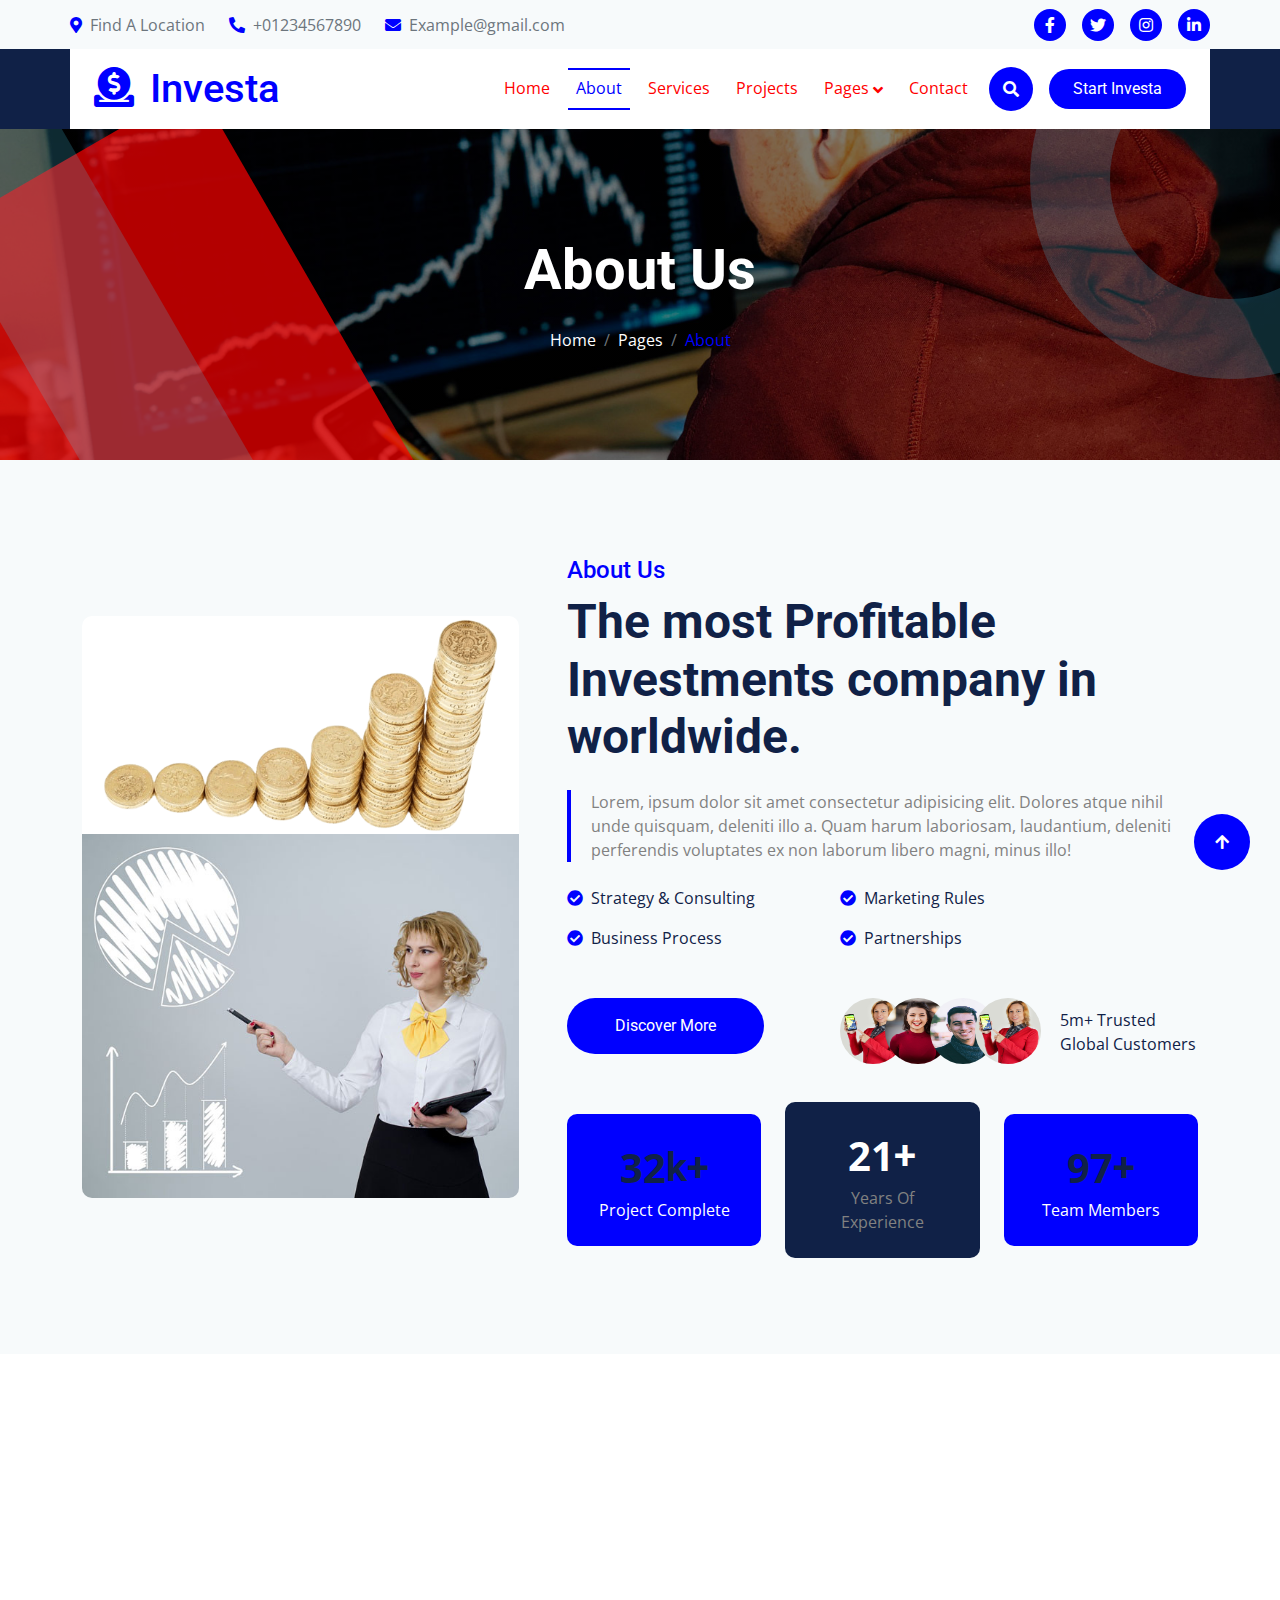
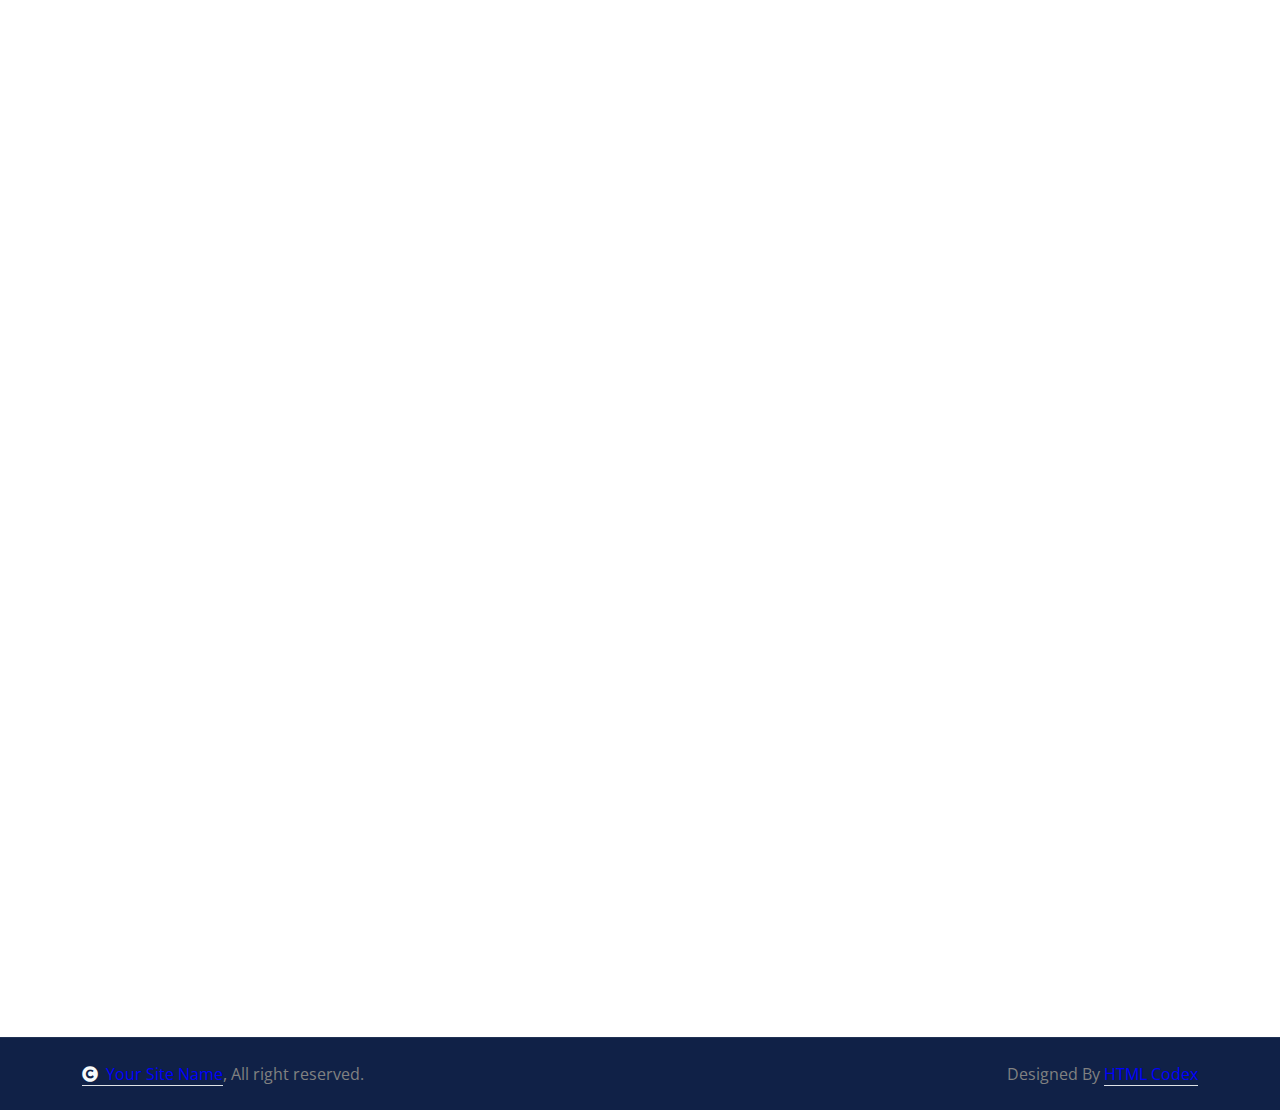
<file: about.html>
<!DOCTYPE html>
<html lang="en">

    <head>
        <meta charset="utf-8">
        <title>Investa - Investment Website Template</title>
        <meta content="width=device-width, initial-scale=1.0" name="viewport">
        <meta content="" name="keywords">
        <meta content="" name="description">

        <!-- Google Web Fonts -->
        <link rel="preconnect" href="https://fonts.googleapis.com">
        <link rel="preconnect" href="https://fonts.gstatic.com" crossorigin>
        <link href="https://fonts.googleapis.com/css2?family=Open+Sans:wght@400;500;600;700&family=Roboto:wght@400;500;700&display=swap" rel="stylesheet"> 

        <!-- Icon Font Stylesheet -->
        <link rel="stylesheet" href="https://use.fontawesome.com/releases/v5.15.4/css/all.css"/>
        <link href="https://cdn.jsdelivr.net/npm/bootstrap-icons@1.4.1/font/bootstrap-icons.css" rel="stylesheet">

        <!-- Libraries Stylesheet -->
        <link rel="stylesheet" href="https://cdnjs.cloudflare.com/ajax/libs/animate.css/4.1.1/animate.min.css"/>
        <link href="lib/animate/animate.min.css" rel="stylesheet">
        <link href="lib/owlcarousel/assets/owl.carousel.min.css" rel="stylesheet">
        <link href="lib/lightbox/css/lightbox.min.css" rel="stylesheet">


        <!-- Customized Bootstrap Stylesheet -->
        <link href="css/bootstrap.min.css" rel="stylesheet">

        <!-- Template Stylesheet -->
        <link href="css/style.css" rel="stylesheet">
    </head>

    <body>

        <!-- Spinner Start -->
        <div id="spinner" class="show bg-white position-fixed translate-middle w-100 vh-100 top-50 start-50 d-flex align-items-center justify-content-center">
            <div class="spinner-border text-primary" style="width: 3rem; height: 3rem;" role="status">
                <span class="sr-only">Loading...</span>
            </div>
        </div>
        <!-- Spinner End -->


        <!-- Topbar Start -->
        <div class="container-fluid topbar px-0 d-none d-lg-block">
            <div class="container px-0">
                <div class="row gx-0 align-items-center" style="height: 45px;">
                    <div class="col-lg-8 text-center text-lg-start mb-lg-0">
                        <div class="d-flex flex-wrap">
                            <a href="#" class="text-muted me-4"><i class="fas fa-map-marker-alt text-primary me-2"></i>Find A Location</a>
                            <a href="#" class="text-muted me-4"><i class="fas fa-phone-alt text-primary me-2"></i>+01234567890</a>
                            <a href="#" class="text-muted me-0"><i class="fas fa-envelope text-primary me-2"></i>Example@gmail.com</a>
                        </div>
                    </div>
                    <div class="col-lg-4 text-center text-lg-end">
                        <div class="d-flex align-items-center justify-content-end">
                            <a href="#" class="btn btn-primary btn-square rounded-circle nav-fill me-3"><i class="fab fa-facebook-f text-white"></i></a>
                            <a href="#" class="btn btn-primary btn-square rounded-circle nav-fill me-3"><i class="fab fa-twitter text-white"></i></a>
                            <a href="#" class="btn btn-primary btn-square rounded-circle nav-fill me-3"><i class="fab fa-instagram text-white"></i></a>
                            <a href="#" class="btn btn-primary btn-square rounded-circle nav-fill me-0"><i class="fab fa-linkedin-in text-white"></i></a>
                        </div>
                    </div>
                </div>
            </div>
        </div>
        <!-- Topbar End -->


        <!-- Navbar & Hero Start -->
        <div class="container-fluid sticky-top px-0">
            <div class="position-absolute bg-dark" style="left: 0; top: 0; width: 100%; height: 100%;">
            </div>
            <div class="container px-0">
                <nav class="navbar navbar-expand-lg navbar-dark bg-white py-3 px-4">
                    <a href="index.html" class="navbar-brand p-0">
                        <h1 class="text-primary m-0"><i class="fas fa-donate me-3"></i>Investa</h1>
                        <!-- <img src="img/logo.png" alt="Logo"> -->
                    </a>
                    <button class="navbar-toggler" type="button" data-bs-toggle="collapse" data-bs-target="#navbarCollapse">
                        <span class="fa fa-bars"></span>
                    </button>
                    <div class="collapse navbar-collapse" id="navbarCollapse">
                        <div class="navbar-nav ms-auto py-0">
                            <a href="index.html" class="nav-item nav-link">Home</a>
                            <a href="about.html" class="nav-item nav-link active">About</a>
                            <a href="service.html" class="nav-item nav-link">Services</a>
                            <a href="project.html" class="nav-item nav-link">Projects</a>
                            <div class="nav-item dropdown">
                                <a href="#" class="nav-link dropdown-toggle" data-bs-toggle="dropdown">Pages</a>
                                <div class="dropdown-menu m-0">
                                    <a href="blog.html" class="dropdown-item">Our Blog</a>
                                    <a href="team.html" class="dropdown-item">Our Team</a>
                                    <a href="testimonial.html" class="dropdown-item">Testimonial</a>
                                    <a href="faqs.html" class="dropdown-item">FAQs</a>
                                    <a href="404.html" class="dropdown-item">404 Page</a>
                                </div>
                            </div>
                            <a href="contact.html" class="nav-item nav-link">Contact</a>
                        </div>
                        <div class="d-flex align-items-center flex-nowrap pt-xl-0">
                            <button class="btn btn-primary btn-md-square mx-2" data-bs-toggle="modal" data-bs-target="#searchModal"><i class="fas fa-search"></i></button>
                            <a href="#" class="btn btn-primary rounded-pill text-white py-2 px-4 ms-2 flex-wrap flex-sm-shrink-0">Start Investa</a>
                        </div>
                    </div>
                </nav>
            </div>
        </div>
        <!-- Navbar & Hero End -->

        <!-- Modal Search Start -->
        <div class="modal fade" id="searchModal" tabindex="-1" aria-labelledby="exampleModalLabel" aria-hidden="true">
            <div class="modal-dialog modal-fullscreen">
                <div class="modal-content rounded-0">
                    <div class="modal-header">
                        <h4 class="modal-title mb-0" id="exampleModalLabel">Search by keyword</h4>
                        <button type="button" class="btn-close" data-bs-dismiss="modal" aria-label="Close"></button>
                    </div>
                    <div class="modal-body d-flex align-items-center">
                        <div class="input-group w-75 mx-auto d-flex">
                            <input type="search" class="form-control p-3" placeholder="keywords" aria-describedby="search-icon-1">
                            <span id="search-icon-1" class="input-group-text p-3"><i class="fa fa-search"></i></span>
                        </div>
                    </div>
                </div>
            </div>
        </div>
        <!-- Modal Search End -->

        <!-- Header Start -->
        <div class="container-fluid bg-breadcrumb">
            <div class="bg-breadcrumb-single"></div>
            <div class="container text-center py-5" style="max-width: 900px;">
                <h4 class="text-white display-4 mb-4 wow fadeInDown" data-wow-delay="0.1s">About Us</h4>
                <ol class="breadcrumb justify-content-center mb-0 wow fadeInDown" data-wow-delay="0.3s">
                    <li class="breadcrumb-item"><a href="index.html">Home</a></li>
                    <li class="breadcrumb-item"><a href="#">Pages</a></li>
                    <li class="breadcrumb-item active text-primary">About</li>
                </ol>    
            </div>
        </div>
        <!-- Header End -->

        <!-- About Start -->
        <div class="container-fluid about bg-light py-5">
            <div class="container py-5">
                <div class="row g-5 align-items-center">
                    <div class="col-lg-6 col-xl-5 wow fadeInLeft" data-wow-delay="0.1s">
                        <div class="about-img">
                            <img src="img/about-3.png" class="img-fluid w-100 rounded-top bg-white" alt="Image">
                            <img src="img/about-2.jpg" class="img-fluid w-100 rounded-bottom" alt="Image">
                        </div>
                    </div>
                    <div class="col-lg-6 col-xl-7 wow fadeInRight" data-wow-delay="0.3s">
                        <h4 class="text-primary">About Us</h4>
                        <h1 class="display-5 mb-4">The most Profitable Investments company in worldwide.</h1>
                        <p class="text ps-4 mb-4">Lorem, ipsum dolor sit amet consectetur adipisicing elit. Dolores atque nihil unde quisquam, deleniti illo a. Quam harum laboriosam, laudantium, deleniti perferendis voluptates ex non laborum libero magni, minus illo!
                        </p>
                        <div class="row g-4 justify-content-between mb-5">
                            <div class="col-lg-6 col-xl-5">
                                <p class="text-dark"><i class="fas fa-check-circle text-primary me-1"></i> Strategy & Consulting</p>
                                <p class="text-dark mb-0"><i class="fas fa-check-circle text-primary me-1"></i> Business Process</p>
                            </div>
                            <div class="col-lg-6 col-xl-7">
                                <p class="text-dark"><i class="fas fa-check-circle text-primary me-1"></i> Marketing Rules</p>
                                <p class="text-dark mb-0"><i class="fas fa-check-circle text-primary me-1"></i> Partnerships</p>
                            </div>
                        </div>
                        <div class="row g-4 justify-content-between mb-5">
                            <div class="col-xl-5"><a href="#" class="btn btn-primary rounded-pill py-3 px-5">Discover More</a></div>
                            <div class="col-xl-7 mb-5">
                                <div class="about-customer d-flex position-relative">
                                    <img src="img/customer-img-1.jpg" class="img-fluid btn-xl-square position-absolute" style="left: 0; top: 0;"  alt="Image">
                                    <img src="img/customer-img-2.jpg" class="img-fluid btn-xl-square position-absolute" style="left: 45px; top: 0;" alt="Image">
                                    <img src="img/customer-img-3.jpg" class="img-fluid btn-xl-square position-absolute" style="left: 90px; top: 0;" alt="Image">
                                    <img src="img/customer-img-1.jpg" class="img-fluid btn-xl-square position-absolute" style="left: 135px; top: 0;" alt="Image">
                                    <div class="position-absolute text-dark" style="left: 220px; top: 10px;">
                                        <p class="mb-0">5m+ Trusted</p>
                                        <p class="mb-0">Global Customers</p>
                                    </div>
                                </div>
                            </div>
                        </div>
                        <div class="row g-4 text-center align-items-center justify-content-center">
                            <div class="col-sm-4">
                                <div class="bg-primary rounded p-4">
                                    <div class="d-flex align-items-center justify-content-center">
                                        <span class="counter-value fs-1 fw-bold text-dark" data-toggle="counter-up">32</span>
                                        <h4 class="text-dark fs-1 mb-0" style="font-weight: 600; font-size: 25px;">k+</h4>
                                    </div>
                                    <div class="w-100 d-flex align-items-center justify-content-center">
                                        <p class="text-white mb-0">Project Complete</p>
                                    </div>
                                </div>
                            </div>
                            <div class="col-sm-4">
                                <div class="bg-dark rounded p-4">
                                    <div class="d-flex align-items-center justify-content-center">
                                        <span class="counter-value fs-1 fw-bold text-white" data-toggle="counter-up">21</span>
                                        <h4 class="text-white fs-1 mb-0" style="font-weight: 600; font-size: 25px;">+</h4>
                                    </div>
                                    <div class="w-100 d-flex align-items-center justify-content-center">
                                        <p class="mb-0">Years Of Experience</p>
                                    </div>
                                </div>
                            </div>
                            <div class="col-sm-4">
                                <div class="bg-primary rounded p-4">
                                    <div class="d-flex align-items-center justify-content-center">
                                        <span class="counter-value fs-1 fw-bold text-dark" data-toggle="counter-up">97</span>
                                        <h4 class="text-dark fs-1 mb-0" style="font-weight: 600; font-size: 25px;">+</h4>
                                    </div>
                                    <div class="w-100 d-flex align-items-center justify-content-center">
                                        <p class="text-white mb-0">Team Members</p>
                                    </div>
                                </div>
                            </div>
                        </div>
                    </div>
                </div>
            </div>
        </div>
        <!-- About End -->


        <!-- Team Start -->
        <div class="container-fluid team py-5">
            <div class="container py-5">
                <div class="text-center mx-auto pb-5 wow fadeInUp" data-wow-delay="0.1s" style="max-width: 800px;">
                    <h4 class="text-primary">Our Team</h4>
                    <h1 class="display-4">Our Investa Company Dedicated Team Member</h1>
                </div>
                <div class="row g-4 justify-content-center">
                    <div class="col-sm-6 col-md-6 col-lg-4 col-xl-3 wow fadeInUp" data-wow-delay="0.1s">
                        <div class="team-item rounded">
                            <div class="team-img">
                                <img src="img/team-1.jpg" class="img-fluid w-100 rounded-top" alt="Image">
                                <div class="team-icon">
                                    <a class="btn btn-primary btn-sm-square text-white rounded-circle mb-3" href=""><i class="fas fa-share-alt"></i></a>
                                    <div class="team-icon-share">
                                        <a class="btn btn-primary btn-sm-square text-white rounded-circle mb-3" href=""><i class="fab fa-facebook-f"></i></a>
                                        <a class="btn btn-primary btn-sm-square text-white rounded-circle mb-3" href=""><i class="fab fa-twitter"></i></a>
                                        <a class="btn btn-primary btn-sm-square text-white rounded-circle mb-0" href=""><i class="fab fa-instagram"></i></a>
                                    </div>
                                </div>
                            </div>
                            <div class="team-content bg-dark text-center rounded-bottom p-4">
                                <div class="team-content-inner rounded-bottom">
                                    <h4 class="text-white">Mark D. Brock</h4>
                                    <p class="text-muted mb-0">CEO & Founder</p>
                                </div>
                            </div>
                        </div>
                    </div>
                    <div class="col-sm-6 col-md-6 col-lg-4 col-xl-3 wow fadeInUp" data-wow-delay="0.3s">
                        <div class="team-item rounded">
                            <div class="team-img">
                                <img src="img/team-2.jpg" class="img-fluid w-100 rounded-top" alt="Image">
                                <div class="team-icon">
                                    <a class="btn btn-primary btn-sm-square text-white rounded-circle mb-3" href=""><i class="fas fa-share-alt"></i></a>
                                    <div class="team-icon-share">
                                        <a class="btn btn-primary btn-sm-square text-white rounded-circle mb-3" href=""><i class="fab fa-facebook-f"></i></a>
                                        <a class="btn btn-primary btn-sm-square text-white rounded-circle mb-3" href=""><i class="fab fa-twitter"></i></a>
                                        <a class="btn btn-primary btn-sm-square text-white rounded-circle mb-0" href=""><i class="fab fa-instagram"></i></a>
                                    </div>
                                </div>
                            </div>
                            <div class="team-content bg-dark text-center rounded-bottom p-4">
                                <div class="team-content-inner rounded-bottom">
                                    <h4 class="text-white">Mark D. Brock</h4>
                                    <p class="text-muted mb-0">CEO & Founder</p>
                                </div>
                            </div>
                        </div>
                    </div>
                    <div class="col-sm-6 col-md-6 col-lg-4 col-xl-3 wow fadeInUp" data-wow-delay="0.5s">
                        <div class="team-item rounded">
                            <div class="team-img">
                                <img src="img/team-3.jpg" class="img-fluid w-100 rounded-top" alt="Image">
                                <div class="team-icon">
                                    <a class="btn btn-primary btn-sm-square text-white rounded-circle mb-3" href=""><i class="fas fa-share-alt"></i></a>
                                    <div class="team-icon-share">
                                        <a class="btn btn-primary btn-sm-square text-white rounded-circle mb-3" href=""><i class="fab fa-facebook-f"></i></a>
                                        <a class="btn btn-primary btn-sm-square text-white rounded-circle mb-3" href=""><i class="fab fa-twitter"></i></a>
                                        <a class="btn btn-primary btn-sm-square text-white rounded-circle mb-0" href=""><i class="fab fa-instagram"></i></a>
                                    </div>
                                </div>
                            </div>
                            <div class="team-content bg-dark text-center rounded-bottom p-4">
                                <div class="team-content-inner rounded-bottom">
                                    <h4 class="text-white">Mark D. Brock</h4>
                                    <p class="text-muted mb-0">CEO & Founder</p>
                                </div>
                            </div>
                        </div>
                    </div>
                    <div class="col-sm-6 col-md-6 col-lg-4 col-xl-3 wow fadeInUp" data-wow-delay="0.7s">
                        <div class="team-item rounded">
                            <div class="team-img">
                                <img src="img/team-4.jpg" class="img-fluid w-100 rounded-top" alt="Image">
                                <div class="team-icon">
                                    <a class="btn btn-primary btn-sm-square text-white rounded-circle mb-3" href=""><i class="fas fa-share-alt"></i></a>
                                    <div class="team-icon-share">
                                        <a class="btn btn-primary btn-sm-square text-white rounded-circle mb-3" href=""><i class="fab fa-facebook-f"></i></a>
                                        <a class="btn btn-primary btn-sm-square text-white rounded-circle mb-3" href=""><i class="fab fa-twitter"></i></a>
                                        <a class="btn btn-primary btn-sm-square text-white rounded-circle mb-0" href=""><i class="fab fa-instagram"></i></a>
                                    </div>
                                </div>
                            </div>
                            <div class="team-content bg-dark text-center rounded-bottom p-4">
                                <div class="team-content-inner rounded-bottom">
                                    <h4 class="text-white">Mark D. Brock</h4>
                                    <p class="text-muted mb-0">CEO & Founder</p>
                                </div>
                            </div>
                        </div>
                    </div>
                </div>
            </div>
        </div>
        <!-- Team End -->

        <!-- Footer Start -->
        <div class="container-fluid footer py-5 wow fadeIn" data-wow-delay="0.2s">
            <div class="container py-5">
                <div class="row g-5">
                    <div class="col-md-6 col-lg-6 col-xl-3">
                        <div class="footer-item d-flex flex-column">
                            <div class="footer-item">
                                <h4 class="text-white mb-4">Newsletter</h4>
                                <p class="mb-3">Dolor amet sit justo amet elitr clita ipsum elitr est.Lorem ipsum dolor sit amet, consectetur adipiscing elit consectetur adipiscing elit.</p>
                                <div class="position-relative mx-auto rounded-pill">
                                    <input class="form-control rounded-pill w-100 py-3 ps-4 pe-5" type="text" placeholder="Enter your email">
                                    <button type="button" class="btn btn-primary rounded-pill position-absolute top-0 end-0 py-2 mt-2 me-2">SignUp</button>
                                </div>
                            </div>
                        </div>
                    </div>
                    <div class="col-md-6 col-lg-6 col-xl-3">
                        <div class="footer-item d-flex flex-column">
                            <h4 class="text-white mb-4">Explore</h4>
                            <a href="#"><i class="fas fa-angle-right me-2"></i> Home</a>
                            <a href="#"><i class="fas fa-angle-right me-2"></i> Services</a>
                            <a href="#"><i class="fas fa-angle-right me-2"></i> About Us</a>
                            <a href="#"><i class="fas fa-angle-right me-2"></i> Latest Projects</a>
                            <a href="#"><i class="fas fa-angle-right me-2"></i> testimonial</a>
                            <a href="#"><i class="fas fa-angle-right me-2"></i> Our Team</a>
                            <a href="#"><i class="fas fa-angle-right me-2"></i> Contact Us</a>
                        </div>
                    </div>
                    <div class="col-md-6 col-lg-6 col-xl-3">
                        <div class="footer-item d-flex flex-column">
                            <h4 class="text-white mb-4">Contact Info</h4>
                            <a href=""><i class="fa fa-map-marker-alt me-2"></i> 123 Street, New York, USA</a>
                            <a href=""><i class="fas fa-envelope me-2"></i> info@example.com</a>
                            <a href=""><i class="fas fa-envelope me-2"></i> info@example.com</a>
                            <a href=""><i class="fas fa-phone me-2"></i> +012 345 67890</a>
                            <a href="" class="mb-3"><i class="fas fa-print me-2"></i> +012 345 67890</a>
                            <div class="d-flex align-items-center">
                                <a class="btn btn-light btn-md-square me-2" href=""><i class="fab fa-facebook-f"></i></a>
                                <a class="btn btn-light btn-md-square me-2" href=""><i class="fab fa-twitter"></i></a>
                                <a class="btn btn-light btn-md-square me-2" href=""><i class="fab fa-instagram"></i></a>
                                <a class="btn btn-light btn-md-square me-0" href=""><i class="fab fa-linkedin-in"></i></a>
                            </div>
                        </div>
                    </div>
                    <div class="col-md-6 col-lg-6 col-xl-3">
                        <div class="footer-item-post d-flex flex-column">
                            <h4 class="text-white mb-4">Popular Post</h4>
                            <div class="d-flex flex-column mb-3">
                                <p class="text-uppercase text-primary mb-2">Investment</p>
                                <a href="#" class="text-body">Revisiting Your Investment & Distribution Goals</a>
                            </div>
                            <div class="d-flex flex-column mb-3">
                                <p class="text-uppercase text-primary mb-2">Business</p>
                                <a href="#" class="text-body">Dimensional Fund Advisors Interview with Director</a>
                            </div>
                            <div class="footer-btn text-start">
                                <a href="#" class="btn btn-light rounded-pill px-4">View All Post <i class="fa fa-arrow-right ms-1"></i></a>
                            </div>
                        </div>
                    </div>
                </div>
            </div>
        </div>
        <!-- Footer End -->

        
        <!-- Copyright Start -->
        <div class="container-fluid copyright py-4">
            <div class="container">
                <div class="row g-4 align-items-center">
                    <div class="col-md-6 text-center text-md-start mb-md-0">
                        <span class="text-body"><a href="#" class="border-bottom text-primary"><i class="fas fa-copyright text-light me-2"></i>Your Site Name</a>, All right reserved.</span>
                    </div>
                    <div class="col-md-6 text-center text-md-end text-body">
                        <!--/*** This template is free as long as you keep the below author’s credit link/attribution link/backlink. ***/-->
                        <!--/*** If you'd like to use the template without the below author’s credit link/attribution link/backlink, ***/-->
                        <!--/*** you can purchase the Credit Removal License from "https://htmlcodex.com/credit-removal". ***/-->
                        Designed By <a class="border-bottom text-primary" href="https://htmlcodex.com">HTML Codex</a>
                    </div>
                </div>
            </div>
        </div>
        <!-- Copyright End -->


        <!-- Back to Top -->
        <a href="#" class="btn btn-primary btn-lg-square back-to-top"><i class="fa fa-arrow-up"></i></a>   

        
    <!-- JavaScript Libraries -->
    <script src="https://ajax.googleapis.com/ajax/libs/jquery/3.6.4/jquery.min.js"></script>
    <script src="https://cdn.jsdelivr.net/npm/bootstrap@5.0.0/dist/js/bootstrap.bundle.min.js"></script>
    <script src="lib/wow/wow.min.js"></script>
    <script src="lib/easing/easing.min.js"></script>
    <script src="lib/waypoints/waypoints.min.js"></script>
    <script src="lib/counterup/counterup.min.js"></script>
    <script src="lib/owlcarousel/owl.carousel.min.js"></script>
    <script src="lib/lightbox/js/lightbox.min.js"></script>
    

    <!-- Template Javascript -->
    <script src="js/main.js"></script>
    </body>

</html>
</file>
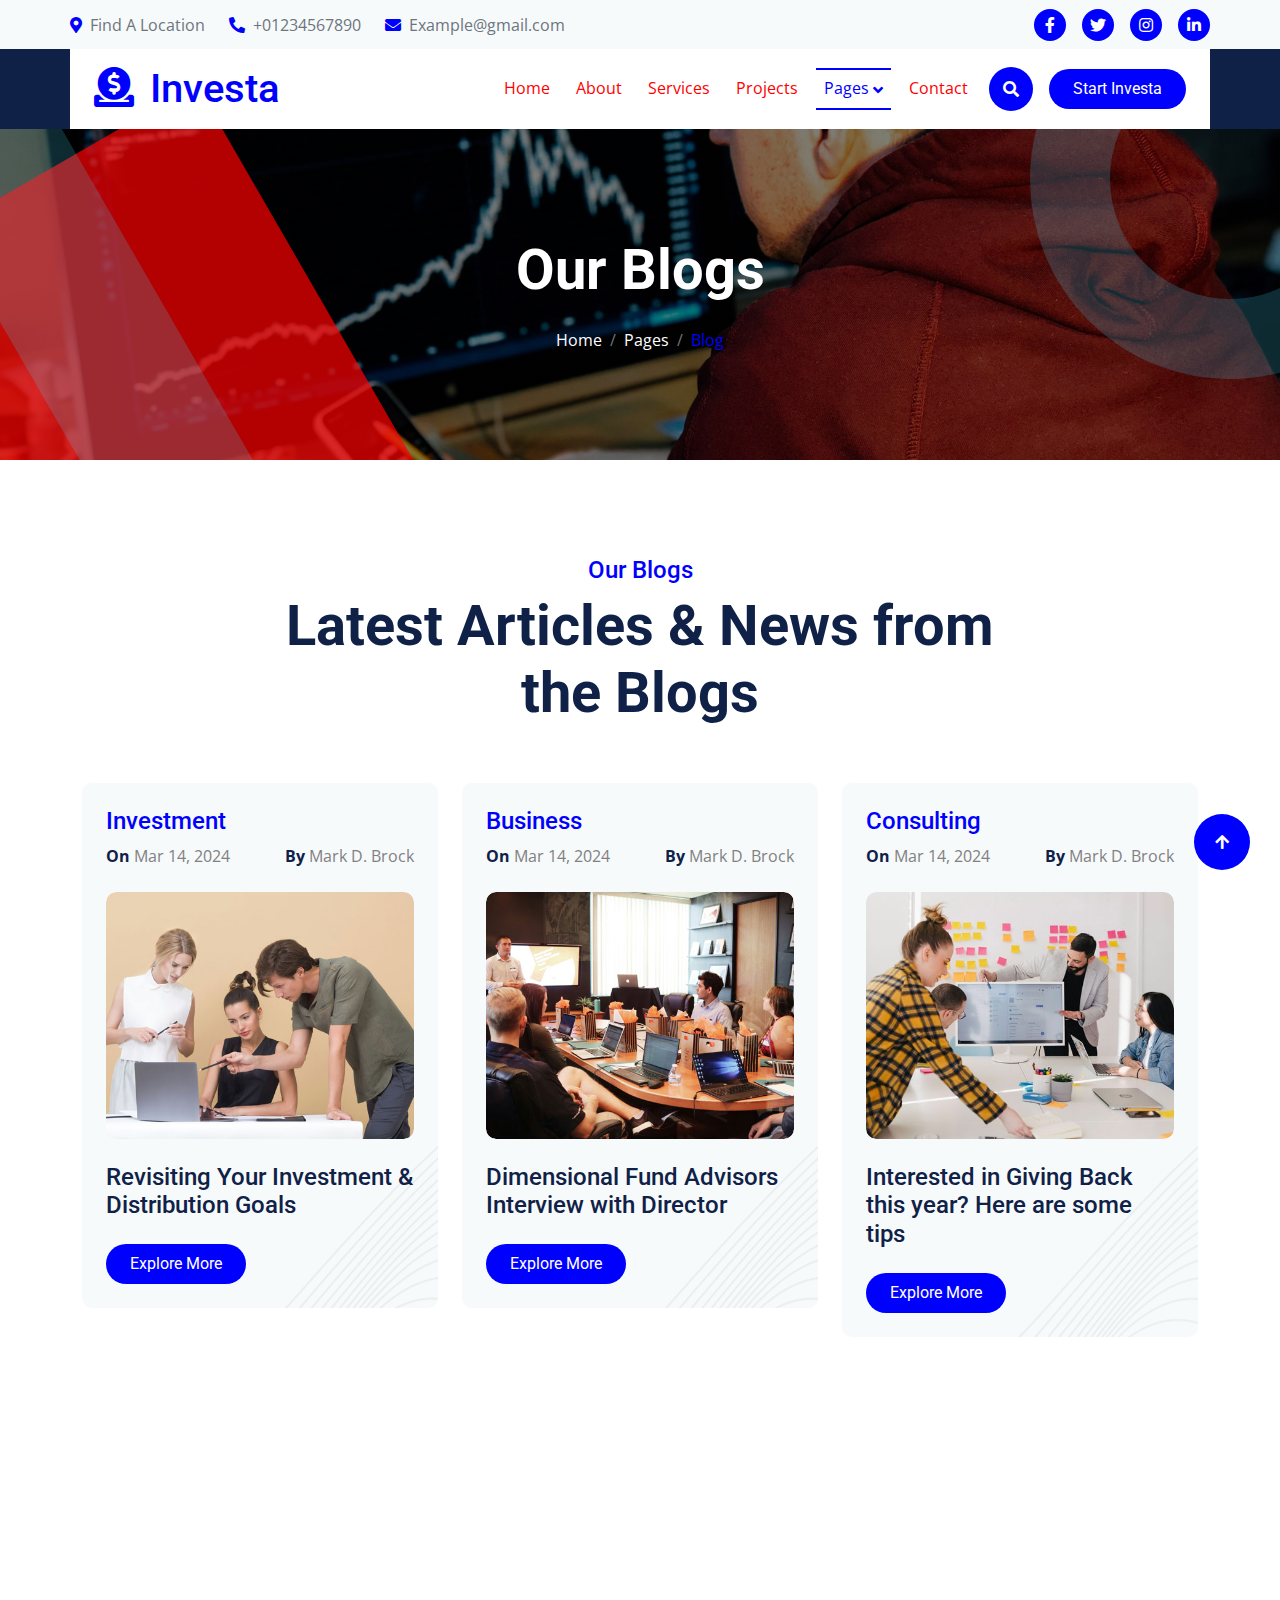
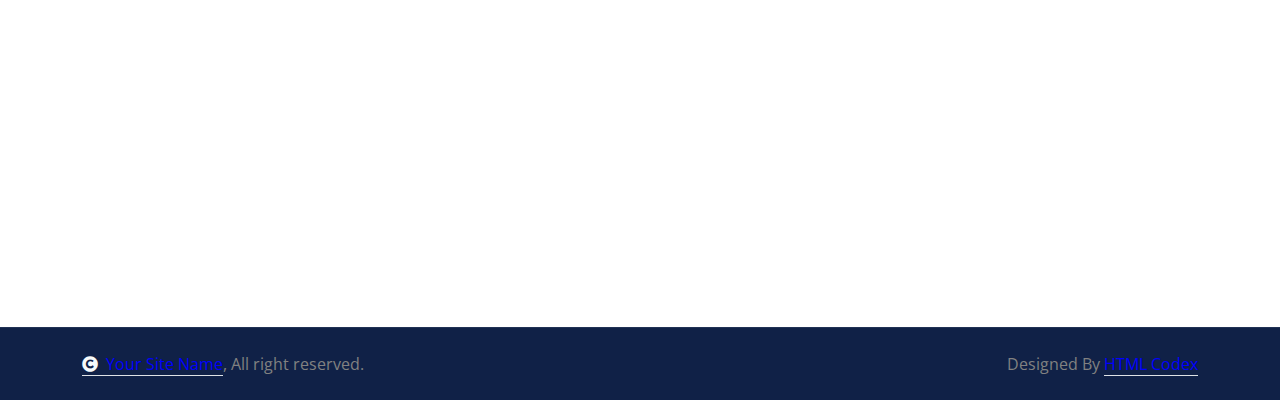
<file: blog.html>
<!DOCTYPE html>
<html lang="en">

    <head>
        <meta charset="utf-8">
        <title>Investa - Investment Website Template</title>
        <meta content="width=device-width, initial-scale=1.0" name="viewport">
        <meta content="" name="keywords">
        <meta content="" name="description">

        <!-- Google Web Fonts -->
        <link rel="preconnect" href="https://fonts.googleapis.com">
        <link rel="preconnect" href="https://fonts.gstatic.com" crossorigin>
        <link href="https://fonts.googleapis.com/css2?family=Open+Sans:wght@400;500;600;700&family=Roboto:wght@400;500;700&display=swap" rel="stylesheet"> 

        <!-- Icon Font Stylesheet -->
        <link rel="stylesheet" href="https://use.fontawesome.com/releases/v5.15.4/css/all.css"/>
        <link href="https://cdn.jsdelivr.net/npm/bootstrap-icons@1.4.1/font/bootstrap-icons.css" rel="stylesheet">

        <!-- Libraries Stylesheet -->
        <link rel="stylesheet" href="https://cdnjs.cloudflare.com/ajax/libs/animate.css/4.1.1/animate.min.css"/>
        <link href="lib/animate/animate.min.css" rel="stylesheet">
        <link href="lib/owlcarousel/assets/owl.carousel.min.css" rel="stylesheet">
        <link href="lib/lightbox/css/lightbox.min.css" rel="stylesheet">


        <!-- Customized Bootstrap Stylesheet -->
        <link href="css/bootstrap.min.css" rel="stylesheet">

        <!-- Template Stylesheet -->
        <link href="css/style.css" rel="stylesheet">
    </head>

    <body>

        <!-- Spinner Start -->
        <div id="spinner" class="show bg-white position-fixed translate-middle w-100 vh-100 top-50 start-50 d-flex align-items-center justify-content-center">
            <div class="spinner-border text-primary" style="width: 3rem; height: 3rem;" role="status">
                <span class="sr-only">Loading...</span>
            </div>
        </div>
        <!-- Spinner End -->


        <!-- Topbar Start -->
        <div class="container-fluid topbar px-0 d-none d-lg-block">
            <div class="container px-0">
                <div class="row gx-0 align-items-center" style="height: 45px;">
                    <div class="col-lg-8 text-center text-lg-start mb-lg-0">
                        <div class="d-flex flex-wrap">
                            <a href="#" class="text-muted me-4"><i class="fas fa-map-marker-alt text-primary me-2"></i>Find A Location</a>
                            <a href="#" class="text-muted me-4"><i class="fas fa-phone-alt text-primary me-2"></i>+01234567890</a>
                            <a href="#" class="text-muted me-0"><i class="fas fa-envelope text-primary me-2"></i>Example@gmail.com</a>
                        </div>
                    </div>
                    <div class="col-lg-4 text-center text-lg-end">
                        <div class="d-flex align-items-center justify-content-end">
                            <a href="#" class="btn btn-primary btn-square rounded-circle nav-fill me-3"><i class="fab fa-facebook-f text-white"></i></a>
                            <a href="#" class="btn btn-primary btn-square rounded-circle nav-fill me-3"><i class="fab fa-twitter text-white"></i></a>
                            <a href="#" class="btn btn-primary btn-square rounded-circle nav-fill me-3"><i class="fab fa-instagram text-white"></i></a>
                            <a href="#" class="btn btn-primary btn-square rounded-circle nav-fill me-0"><i class="fab fa-linkedin-in text-white"></i></a>
                        </div>
                    </div>
                </div>
            </div>
        </div>
        <!-- Topbar End -->


        <!-- Navbar & Hero Start -->
        <div class="container-fluid sticky-top px-0">
            <div class="position-absolute bg-dark" style="left: 0; top: 0; width: 100%; height: 100%;">
            </div>
            <div class="container px-0">
                <nav class="navbar navbar-expand-lg navbar-dark bg-white py-3 px-4">
                    <a href="index.html" class="navbar-brand p-0">
                        <h1 class="text-primary m-0"><i class="fas fa-donate me-3"></i>Investa</h1>
                        <!-- <img src="img/logo.png" alt="Logo"> -->
                    </a>
                    <button class="navbar-toggler" type="button" data-bs-toggle="collapse" data-bs-target="#navbarCollapse">
                        <span class="fa fa-bars"></span>
                    </button>
                    <div class="collapse navbar-collapse" id="navbarCollapse">
                        <div class="navbar-nav ms-auto py-0">
                            <a href="index.html" class="nav-item nav-link">Home</a>
                            <a href="about.html" class="nav-item nav-link">About</a>
                            <a href="service.html" class="nav-item nav-link">Services</a>
                            <a href="project.html" class="nav-item nav-link">Projects</a>
                            <div class="nav-item dropdown active">
                                <a href="#" class="nav-link dropdown-toggle active" data-bs-toggle="dropdown">Pages</a>
                                <div class="dropdown-menu m-0">
                                    <a href="blog.html" class="dropdown-item active">Our Blog</a>
                                    <a href="team.html" class="dropdown-item">Our Team</a>
                                    <a href="testimonial.html" class="dropdown-item">Testimonial</a>
                                    <a href="faqs.html" class="dropdown-item">FAQs</a>
                                    <a href="404.html" class="dropdown-item">404 Page</a>
                                </div>
                            </div>
                            <a href="contact.html" class="nav-item nav-link">Contact</a>
                        </div>
                        <div class="d-flex align-items-center flex-nowrap pt-xl-0">
                            <button class="btn btn-primary btn-md-square mx-2" data-bs-toggle="modal" data-bs-target="#searchModal"><i class="fas fa-search"></i></button>
                            <a href="#" class="btn btn-primary rounded-pill text-white py-2 px-4 ms-2 flex-wrap flex-sm-shrink-0">Start Investa</a>
                        </div>
                    </div>
                </nav>
            </div>
        </div>
        <!-- Navbar & Hero End -->

        <!-- Modal Search Start -->
        <div class="modal fade" id="searchModal" tabindex="-1" aria-labelledby="exampleModalLabel" aria-hidden="true">
            <div class="modal-dialog modal-fullscreen">
                <div class="modal-content rounded-0">
                    <div class="modal-header">
                        <h4 class="modal-title mb-0" id="exampleModalLabel">Search by keyword</h4>
                        <button type="button" class="btn-close" data-bs-dismiss="modal" aria-label="Close"></button>
                    </div>
                    <div class="modal-body d-flex align-items-center">
                        <div class="input-group w-75 mx-auto d-flex">
                            <input type="search" class="form-control p-3" placeholder="keywords" aria-describedby="search-icon-1">
                            <span id="search-icon-1" class="input-group-text p-3"><i class="fa fa-search"></i></span>
                        </div>
                    </div>
                </div>
            </div>
        </div>
        <!-- Modal Search End -->

        <!-- Header Start -->
        <div class="container-fluid bg-breadcrumb">
            <div class="bg-breadcrumb-single"></div>
            <div class="container text-center py-5" style="max-width: 900px;">
                <h4 class="text-white display-4 mb-4 wow fadeInDown" data-wow-delay="0.1s">Our Blogs</h4>
                <ol class="breadcrumb justify-content-center mb-0 wow fadeInDown" data-wow-delay="0.3s">
                    <li class="breadcrumb-item"><a href="index.html">Home</a></li>
                    <li class="breadcrumb-item"><a href="#">Pages</a></li>
                    <li class="breadcrumb-item active text-primary">Blog</li>
                </ol>    
            </div>
        </div>
        <!-- Header End -->

        <!-- Blog Start -->
        <div class="container-fluid blog py-5">
            <div class="container py-5">
                <div class="text-center mx-auto pb-5 wow fadeInUp" data-wow-delay="0.1s" style="max-width: 800px;">
                    <h4 class="text-primary">Our Blogs</h4>
                    <h1 class="display-4">Latest Articles & News from the Blogs</h1>
                </div>
                <div class="row g-4 justify-content-center">
                    <div class="col-md-6 col-lg-6 col-xl-4 wow fadeInUp" data-wow-delay="0.1s">
                        <div class="blog-item bg-light rounded p-4" style="background-image: url(img/bg.png);">
                            <div class="mb-4">
                                <h4 class="text-primary mb-2">Investment</h4>
                                <div class="d-flex justify-content-between">
                                    <p class="mb-0"><span class="text-dark fw-bold">On</span> Mar 14, 2024</p>
                                    <p class="mb-0"><span class="text-dark fw-bold">By</span> Mark D. Brock</p>
                                </div>
                            </div>
                            <div class="project-img">
                                <img src="img/blog-1.jpg" class="img-fluid w-100 rounded" alt="Image">
                                <div class="blog-plus-icon">
                                    <a href="img/blog-1.jpg" data-lightbox="blog-1" class="btn btn-primary btn-md-square rounded-pill"><i class="fas fa-plus fa-1x"></i></a>
                                </div>
                            </div>
                            <div class="my-4">
                                <a href="#" class="h4">Revisiting Your Investment & Distribution Goals</a>
                            </div>
                            <a class="btn btn-primary rounded-pill py-2 px-4" href="#">Explore More</a>
                        </div>
                    </div>
                    <div class="col-md-6 col-lg-6 col-xl-4 wow fadeInUp" data-wow-delay="0.3s">
                        <div class="blog-item bg-light rounded p-4" style="background-image: url(img/bg.png);">
                            <div class="mb-4">
                                <h4 class="text-primary mb-2">Business</h4>
                                <div class="d-flex justify-content-between">
                                    <p class="mb-0"><span class="text-dark fw-bold">On</span> Mar 14, 2024</p>
                                    <p class="mb-0"><span class="text-dark fw-bold">By</span> Mark D. Brock</p>
                                </div>
                            </div>
                            <div class="project-img">
                                <img src="img/blog-2.jpg" class="img-fluid w-100 rounded" alt="Image">
                                <div class="blog-plus-icon">
                                    <a href="img/blog-2.jpg" data-lightbox="blog-2" class="btn btn-primary btn-md-square rounded-pill"><i class="fas fa-plus fa-1x"></i></a>
                                </div>
                            </div>
                            <div class="my-4">
                                <a href="#" class="h4">Dimensional Fund Advisors Interview with Director</a>
                            </div>
                            <a class="btn btn-primary rounded-pill py-2 px-4" href="#">Explore More</a>
                        </div>
                    </div>
                    <div class="col-md-6 col-lg-6 col-xl-4 wow fadeInUp" data-wow-delay="0.5s">
                        <div class="blog-item bg-light rounded p-4" style="background-image: url(img/bg.png);">
                            <div class="mb-4">
                                <h4 class="text-primary mb-2">Consulting</h4>
                                <div class="d-flex justify-content-between">
                                    <p class="mb-0"><span class="text-dark fw-bold">On</span> Mar 14, 2024</p>
                                    <p class="mb-0"><span class="text-dark fw-bold">By</span> Mark D. Brock</p>
                                </div>
                            </div>
                            <div class="project-img">
                                <img src="img/blog-3.jpg" class="img-fluid w-100 rounded" alt="Image">
                                <div class="blog-plus-icon">
                                    <a href="img/blog-3.jpg" data-lightbox="blog-3" class="btn btn-primary btn-md-square rounded-pill"><i class="fas fa-plus fa-1x"></i></a>
                                </div>
                            </div>
                            <div class="my-4">
                                <a href="#" class="h4">Interested in Giving Back this year? Here are some tips</a>
                            </div>
                            <a class="btn btn-primary rounded-pill py-2 px-4" href="#">Explore More</a>
                        </div>
                    </div>
                </div>
            </div>
        </div>
        <!-- Blog End -->

        <!-- Footer Start -->
        <div class="container-fluid footer py-5 wow fadeIn" data-wow-delay="0.2s">
            <div class="container py-5">
                <div class="row g-5">
                    <div class="col-md-6 col-lg-6 col-xl-3">
                        <div class="footer-item d-flex flex-column">
                            <div class="footer-item">
                                <h4 class="text-white mb-4">Newsletter</h4>
                                <p class="mb-3">Dolor amet sit justo amet elitr clita ipsum elitr est.Lorem ipsum dolor sit amet, consectetur adipiscing elit consectetur adipiscing elit.</p>
                                <div class="position-relative mx-auto rounded-pill">
                                    <input class="form-control rounded-pill w-100 py-3 ps-4 pe-5" type="text" placeholder="Enter your email">
                                    <button type="button" class="btn btn-primary rounded-pill position-absolute top-0 end-0 py-2 mt-2 me-2">SignUp</button>
                                </div>
                            </div>
                        </div>
                    </div>
                    <div class="col-md-6 col-lg-6 col-xl-3">
                        <div class="footer-item d-flex flex-column">
                            <h4 class="text-white mb-4">Explore</h4>
                            <a href="#"><i class="fas fa-angle-right me-2"></i> Home</a>
                            <a href="#"><i class="fas fa-angle-right me-2"></i> Services</a>
                            <a href="#"><i class="fas fa-angle-right me-2"></i> About Us</a>
                            <a href="#"><i class="fas fa-angle-right me-2"></i> Latest Projects</a>
                            <a href="#"><i class="fas fa-angle-right me-2"></i> testimonial</a>
                            <a href="#"><i class="fas fa-angle-right me-2"></i> Our Team</a>
                            <a href="#"><i class="fas fa-angle-right me-2"></i> Contact Us</a>
                        </div>
                    </div>
                    <div class="col-md-6 col-lg-6 col-xl-3">
                        <div class="footer-item d-flex flex-column">
                            <h4 class="text-white mb-4">Contact Info</h4>
                            <a href=""><i class="fa fa-map-marker-alt me-2"></i> 123 Street, New York, USA</a>
                            <a href=""><i class="fas fa-envelope me-2"></i> info@example.com</a>
                            <a href=""><i class="fas fa-envelope me-2"></i> info@example.com</a>
                            <a href=""><i class="fas fa-phone me-2"></i> +012 345 67890</a>
                            <a href="" class="mb-3"><i class="fas fa-print me-2"></i> +012 345 67890</a>
                            <div class="d-flex align-items-center">
                                <a class="btn btn-light btn-md-square me-2" href=""><i class="fab fa-facebook-f"></i></a>
                                <a class="btn btn-light btn-md-square me-2" href=""><i class="fab fa-twitter"></i></a>
                                <a class="btn btn-light btn-md-square me-2" href=""><i class="fab fa-instagram"></i></a>
                                <a class="btn btn-light btn-md-square me-0" href=""><i class="fab fa-linkedin-in"></i></a>
                            </div>
                        </div>
                    </div>
                    <div class="col-md-6 col-lg-6 col-xl-3">
                        <div class="footer-item-post d-flex flex-column">
                            <h4 class="text-white mb-4">Popular Post</h4>
                            <div class="d-flex flex-column mb-3">
                                <p class="text-uppercase text-primary mb-2">Investment</p>
                                <a href="#" class="text-body">Revisiting Your Investment & Distribution Goals</a>
                            </div>
                            <div class="d-flex flex-column mb-3">
                                <p class="text-uppercase text-primary mb-2">Business</p>
                                <a href="#" class="text-body">Dimensional Fund Advisors Interview with Director</a>
                            </div>
                            <div class="footer-btn text-start">
                                <a href="#" class="btn btn-light rounded-pill px-4">View All Post <i class="fa fa-arrow-right ms-1"></i></a>
                            </div>
                        </div>
                    </div>
                </div>
            </div>
        </div>
        <!-- Footer End -->

        
        <!-- Copyright Start -->
        <div class="container-fluid copyright py-4">
            <div class="container">
                <div class="row g-4 align-items-center">
                    <div class="col-md-6 text-center text-md-start mb-md-0">
                        <span class="text-body"><a href="#" class="border-bottom text-primary"><i class="fas fa-copyright text-light me-2"></i>Your Site Name</a>, All right reserved.</span>
                    </div>
                    <div class="col-md-6 text-center text-md-end text-body">
                        <!--/*** This template is free as long as you keep the below author’s credit link/attribution link/backlink. ***/-->
                        <!--/*** If you'd like to use the template without the below author’s credit link/attribution link/backlink, ***/-->
                        <!--/*** you can purchase the Credit Removal License from "https://htmlcodex.com/credit-removal". ***/-->
                        Designed By <a class="border-bottom text-primary" href="https://htmlcodex.com">HTML Codex</a>
                    </div>
                </div>
            </div>
        </div>
        <!-- Copyright End -->


        <!-- Back to Top -->
        <a href="#" class="btn btn-primary btn-lg-square back-to-top"><i class="fa fa-arrow-up"></i></a>   

        
    <!-- JavaScript Libraries -->
    <script src="https://ajax.googleapis.com/ajax/libs/jquery/3.6.4/jquery.min.js"></script>
    <script src="https://cdn.jsdelivr.net/npm/bootstrap@5.0.0/dist/js/bootstrap.bundle.min.js"></script>
    <script src="lib/wow/wow.min.js"></script>
    <script src="lib/easing/easing.min.js"></script>
    <script src="lib/waypoints/waypoints.min.js"></script>
    <script src="lib/counterup/counterup.min.js"></script>
    <script src="lib/owlcarousel/owl.carousel.min.js"></script>
    <script src="lib/lightbox/js/lightbox.min.js"></script>
    

    <!-- Template Javascript -->
    <script src="js/main.js"></script>
    </body>

</html>
</file>
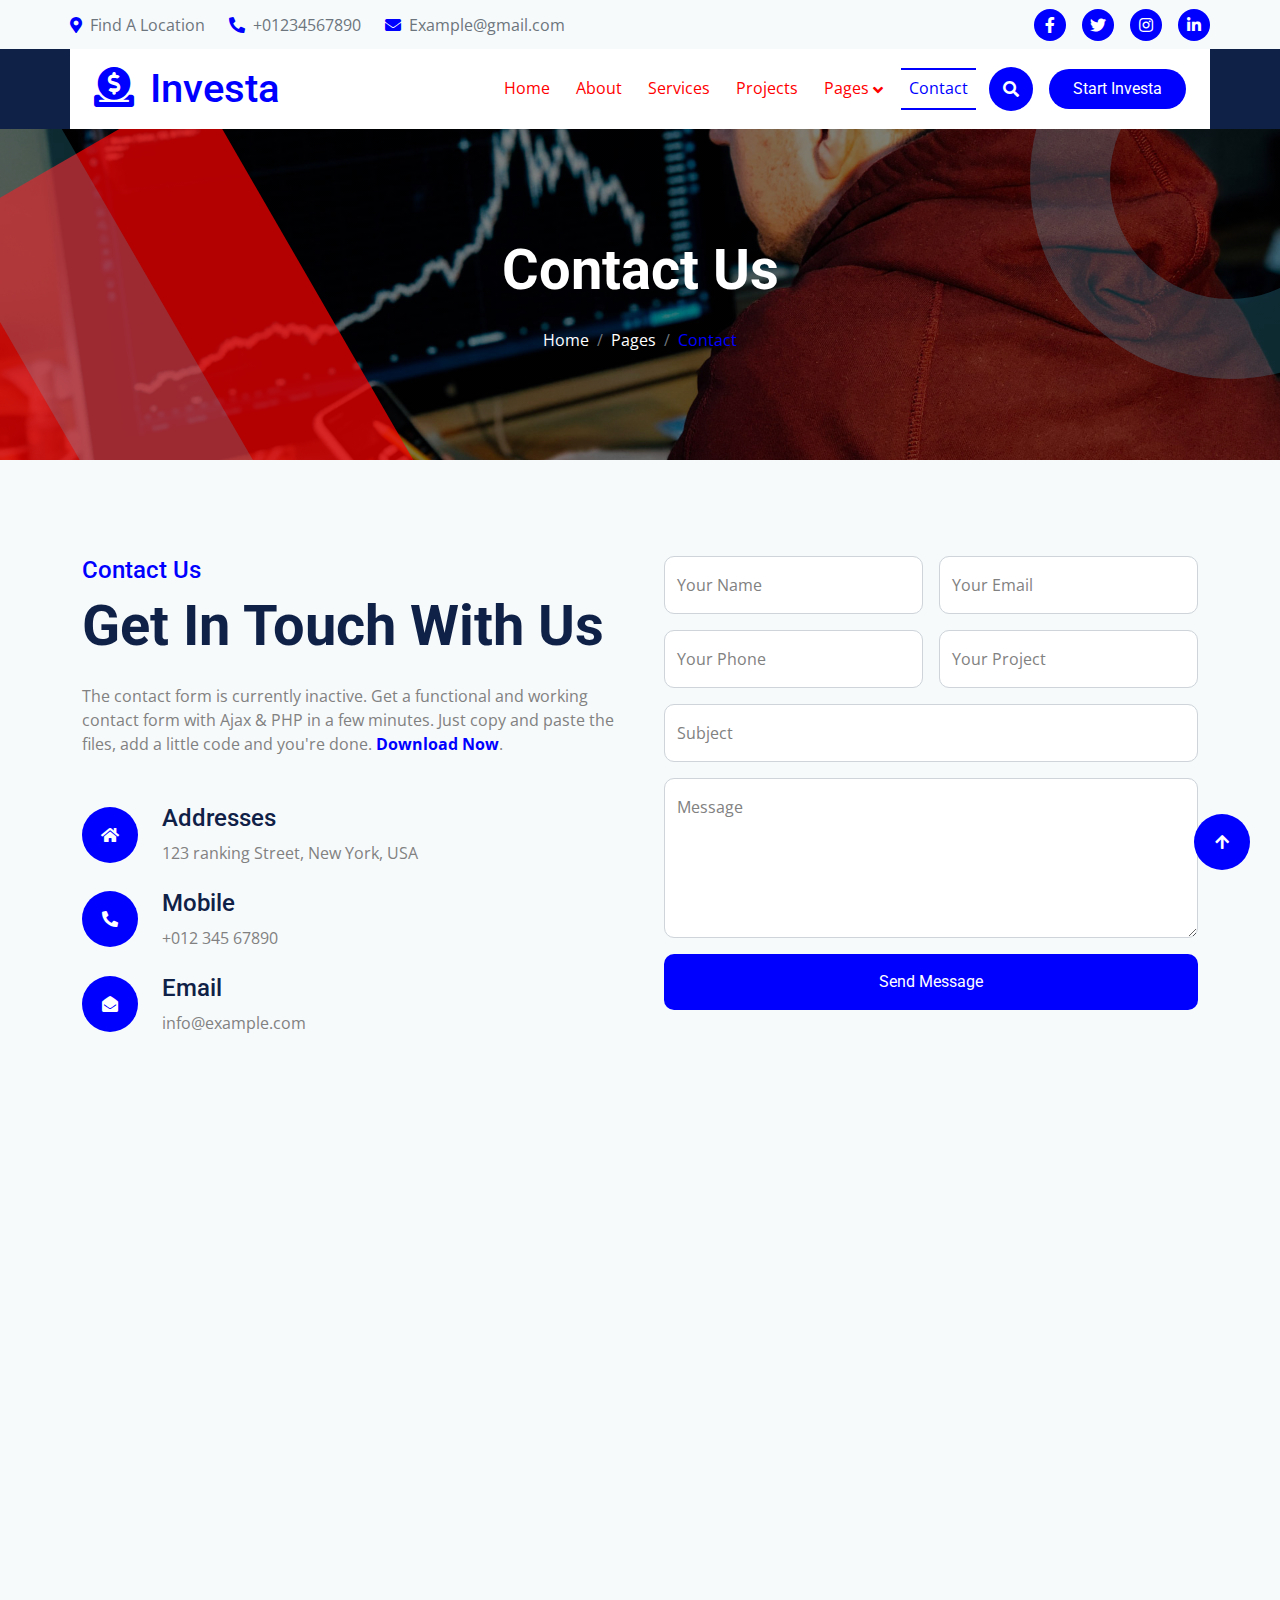
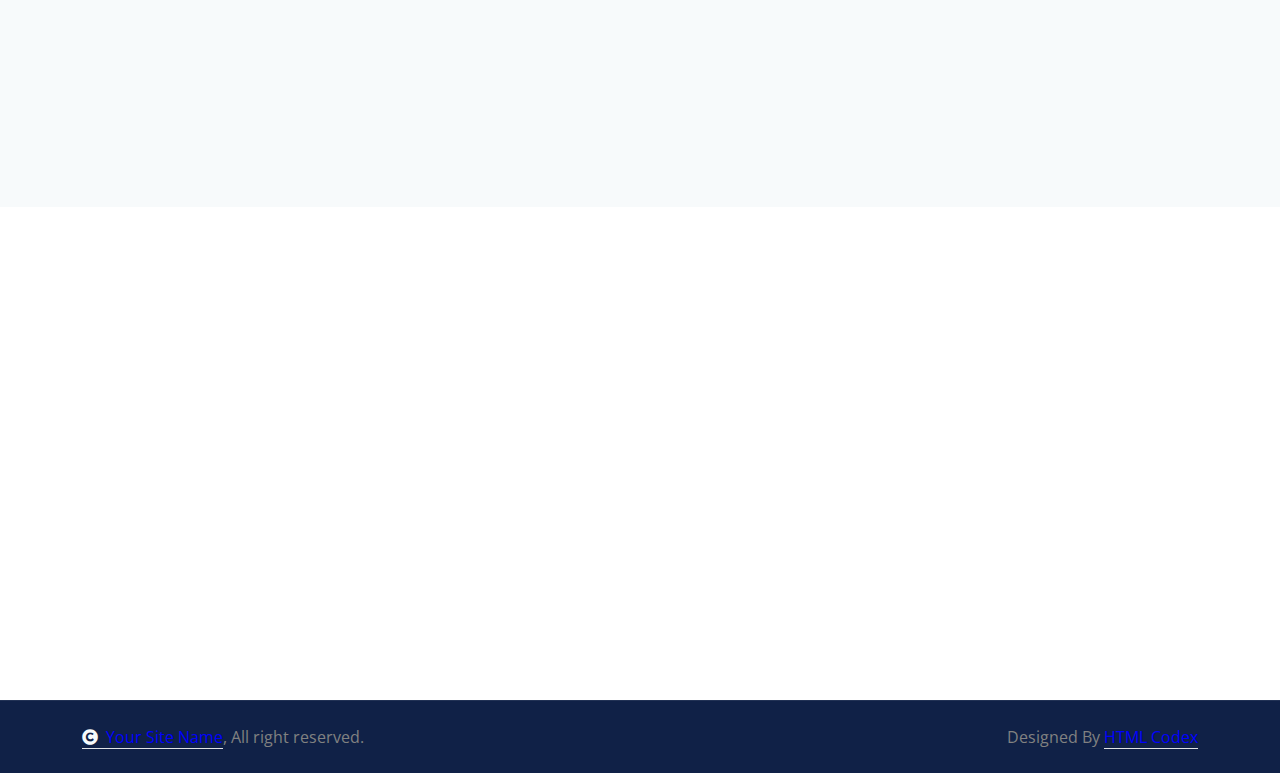
<file: contact.html>
<!DOCTYPE html>
<html lang="en">

    <head>
        <meta charset="utf-8">
        <title>Investa - Investment Website Template</title>
        <meta content="width=device-width, initial-scale=1.0" name="viewport">
        <meta content="" name="keywords">
        <meta content="" name="description">

        <!-- Google Web Fonts -->
        <link rel="preconnect" href="https://fonts.googleapis.com">
        <link rel="preconnect" href="https://fonts.gstatic.com" crossorigin>
        <link href="https://fonts.googleapis.com/css2?family=Open+Sans:wght@400;500;600;700&family=Roboto:wght@400;500;700&display=swap" rel="stylesheet"> 

        <!-- Icon Font Stylesheet -->
        <link rel="stylesheet" href="https://use.fontawesome.com/releases/v5.15.4/css/all.css"/>
        <link href="https://cdn.jsdelivr.net/npm/bootstrap-icons@1.4.1/font/bootstrap-icons.css" rel="stylesheet">

        <!-- Libraries Stylesheet -->
        <link rel="stylesheet" href="https://cdnjs.cloudflare.com/ajax/libs/animate.css/4.1.1/animate.min.css"/>
        <link href="lib/animate/animate.min.css" rel="stylesheet">
        <link href="lib/owlcarousel/assets/owl.carousel.min.css" rel="stylesheet">
        <link href="lib/lightbox/css/lightbox.min.css" rel="stylesheet">


        <!-- Customized Bootstrap Stylesheet -->
        <link href="css/bootstrap.min.css" rel="stylesheet">

        <!-- Template Stylesheet -->
        <link href="css/style.css" rel="stylesheet">
    </head>

    <body>

        <!-- Spinner Start -->
        <div id="spinner" class="show bg-white position-fixed translate-middle w-100 vh-100 top-50 start-50 d-flex align-items-center justify-content-center">
            <div class="spinner-border text-primary" style="width: 3rem; height: 3rem;" role="status">
                <span class="sr-only">Loading...</span>
            </div>
        </div>
        <!-- Spinner End -->


        <!-- Topbar Start -->
        <div class="container-fluid topbar px-0 d-none d-lg-block">
            <div class="container px-0">
                <div class="row gx-0 align-items-center" style="height: 45px;">
                    <div class="col-lg-8 text-center text-lg-start mb-lg-0">
                        <div class="d-flex flex-wrap">
                            <a href="#" class="text-muted me-4"><i class="fas fa-map-marker-alt text-primary me-2"></i>Find A Location</a>
                            <a href="#" class="text-muted me-4"><i class="fas fa-phone-alt text-primary me-2"></i>+01234567890</a>
                            <a href="#" class="text-muted me-0"><i class="fas fa-envelope text-primary me-2"></i>Example@gmail.com</a>
                        </div>
                    </div>
                    <div class="col-lg-4 text-center text-lg-end">
                        <div class="d-flex align-items-center justify-content-end">
                            <a href="#" class="btn btn-primary btn-square rounded-circle nav-fill me-3"><i class="fab fa-facebook-f text-white"></i></a>
                            <a href="#" class="btn btn-primary btn-square rounded-circle nav-fill me-3"><i class="fab fa-twitter text-white"></i></a>
                            <a href="#" class="btn btn-primary btn-square rounded-circle nav-fill me-3"><i class="fab fa-instagram text-white"></i></a>
                            <a href="#" class="btn btn-primary btn-square rounded-circle nav-fill me-0"><i class="fab fa-linkedin-in text-white"></i></a>
                        </div>
                    </div>
                </div>
            </div>
        </div>
        <!-- Topbar End -->


        <!-- Navbar & Hero Start -->
        <div class="container-fluid sticky-top px-0">
            <div class="position-absolute bg-dark" style="left: 0; top: 0; width: 100%; height: 100%;">
            </div>
            <div class="container px-0">
                <nav class="navbar navbar-expand-lg navbar-dark bg-white py-3 px-4">
                    <a href="index.html" class="navbar-brand p-0">
                        <h1 class="text-primary m-0"><i class="fas fa-donate me-3"></i>Investa</h1>
                        <!-- <img src="img/logo.png" alt="Logo"> -->
                    </a>
                    <button class="navbar-toggler" type="button" data-bs-toggle="collapse" data-bs-target="#navbarCollapse">
                        <span class="fa fa-bars"></span>
                    </button>
                    <div class="collapse navbar-collapse" id="navbarCollapse">
                        <div class="navbar-nav ms-auto py-0">
                            <a href="index.html" class="nav-item nav-link">Home</a>
                            <a href="about.html" class="nav-item nav-link">About</a>
                            <a href="service.html" class="nav-item nav-link">Services</a>
                            <a href="project.html" class="nav-item nav-link">Projects</a>
                            <div class="nav-item dropdown">
                                <a href="#" class="nav-link dropdown-toggle" data-bs-toggle="dropdown">Pages</a>
                                <div class="dropdown-menu m-0">
                                    <a href="blog.html" class="dropdown-item">Our Blog</a>
                                    <a href="team.html" class="dropdown-item">Our Team</a>
                                    <a href="testimonial.html" class="dropdown-item">Testimonial</a>
                                    <a href="faqs.html" class="dropdown-item">FAQs</a>
                                    <a href="404.html" class="dropdown-item">404 Page</a>
                                </div>
                            </div>
                            <a href="contact.html" class="nav-item nav-link active">Contact</a>
                        </div>
                        <div class="d-flex align-items-center flex-nowrap pt-xl-0">
                            <button class="btn btn-primary btn-md-square mx-2" data-bs-toggle="modal" data-bs-target="#searchModal"><i class="fas fa-search"></i></button>
                            <a href="#" class="btn btn-primary rounded-pill text-white py-2 px-4 ms-2 flex-wrap flex-sm-shrink-0">Start Investa</a>
                        </div>
                    </div>
                </nav>
            </div>
        </div>
        <!-- Navbar & Hero End -->

        <!-- Modal Search Start -->
        <div class="modal fade" id="searchModal" tabindex="-1" aria-labelledby="exampleModalLabel" aria-hidden="true">
            <div class="modal-dialog modal-fullscreen">
                <div class="modal-content rounded-0">
                    <div class="modal-header">
                        <h4 class="modal-title mb-0" id="exampleModalLabel">Search by keyword</h4>
                        <button type="button" class="btn-close" data-bs-dismiss="modal" aria-label="Close"></button>
                    </div>
                    <div class="modal-body d-flex align-items-center">
                        <div class="input-group w-75 mx-auto d-flex">
                            <input type="search" class="form-control p-3" placeholder="keywords" aria-describedby="search-icon-1">
                            <span id="search-icon-1" class="input-group-text p-3"><i class="fa fa-search"></i></span>
                        </div>
                    </div>
                </div>
            </div>
        </div>
        <!-- Modal Search End -->

        <!-- Header Start -->
        <div class="container-fluid bg-breadcrumb">
            <div class="bg-breadcrumb-single"></div>
            <div class="container text-center py-5" style="max-width: 900px;">
                <h4 class="text-white display-4 mb-4 wow fadeInDown" data-wow-delay="0.1s">Contact Us</h4>
                <ol class="breadcrumb justify-content-center mb-0 wow fadeInDown" data-wow-delay="0.3s">
                    <li class="breadcrumb-item"><a href="index.html">Home</a></li>
                    <li class="breadcrumb-item"><a href="#">Pages</a></li>
                    <li class="breadcrumb-item active text-primary">Contact</li>
                </ol>    
            </div>
        </div>
        <!-- Header End -->

        <!-- Contact Start -->
        <div class="container-fluid contact bg-light py-5">
            <div class="container py-5">
                <div class="row g-5">
                    <div class="col-lg-6 wow fadeInLeft" data-wow-delay="0.1s">
                        <div class="contact-item">
                            <div class="pb-5">
                                <h4 class="text-primary">Contact Us</h4>
                                <h1 class="display-4 mb-4">Get In Touch With Us</h1>
                                <p class="mb-0">The contact form is currently inactive. Get a functional and working contact form with Ajax & PHP in a few minutes. Just copy and paste the files, add a little code and you're done. <a class="text-primary fw-bold" href="https://htmlcodex.com/contact-form">Download Now</a>.</p>
                            </div>
                            <div class="d-flex align-items-center mb-4">
                                <div class="bg-primary btn-lg-square rounded-circle p-4"><i class="fa fa-home text-white"></i></div>
                                <div class="ms-4">
                                    <h4>Addresses</h4>
                                    <p class="mb-0">123 ranking Street, New York, USA</p>
                                </div>
                            </div>
                            <div class="d-flex align-items-center mb-4">
                                <div class="bg-primary btn-lg-square rounded-circle p-2"><i class="fa fa-phone-alt text-white"></i></div>
                                <div class="ms-4">
                                    <h4>Mobile</h4>
                                    <p class="mb-0">+012 345 67890</p>
                                </div>
                            </div>
                            <div class="d-flex align-items-center mb-4">
                                <div class="bg-primary btn-lg-square rounded-circle p-2"><i class="fa fa-envelope-open text-white"></i></div>
                                <div class="ms-4">
                                    <h4>Email</h4>
                                    <p class="mb-0">info@example.com</p>
                                </div>
                            </div>
                        </div>
                    </div>
                    <div class="col-lg-6 wow fadeInRight" data-wow-delay="0.3s">
                        <form>
                            <div class="row g-3">
                                <div class="col-lg-12 col-xl-6">
                                    <div class="form-floating">
                                        <input type="text" class="form-control" id="name" placeholder="Your Name">
                                        <label for="name">Your Name</label>
                                    </div>
                                </div>
                                <div class="col-lg-12 col-xl-6">
                                    <div class="form-floating">
                                        <input type="email" class="form-control" id="email" placeholder="Your Email">
                                        <label for="email">Your Email</label>
                                    </div>
                                </div>
                                <div class="col-lg-12 col-xl-6">
                                    <div class="form-floating">
                                        <input type="phone" class="form-control" id="phone" placeholder="Phone">
                                        <label for="phone">Your Phone</label>
                                    </div>
                                </div>
                                <div class="col-lg-12 col-xl-6">
                                    <div class="form-floating">
                                        <input type="text" class="form-control" id="project" placeholder="Project">
                                        <label for="project">Your Project</label>
                                    </div>
                                </div>
                                <div class="col-12">
                                    <div class="form-floating">
                                        <input type="text" class="form-control" id="subject" placeholder="Subject">
                                        <label for="subject">Subject</label>
                                    </div>
                                </div>
                                <div class="col-12">
                                    <div class="form-floating">
                                        <textarea class="form-control" placeholder="Leave a message here" id="message" style="height: 160px"></textarea>
                                        <label for="message">Message</label>
                                    </div>
                                </div>
                                <div class="col-12">
                                    <button class="btn btn-primary w-100 py-3">Send Message</button>
                                </div>
                            </div>
                        </form>
                    </div>
                    <div class="col-12 wow fadeInUp" data-wow-delay="0.1s">
                        <div class="rounded h-100">
                            <iframe class="rounded-top w-100" 
                            style="height: 500px; margin-bottom: -6px;" src="https://www.google.com/maps/embed?pb=!1m18!1m12!1m3!1d387191.33750346623!2d-73.97968099999999!3d40.6974881!2m3!1f0!2f0!3f0!3m2!1i1024!2i768!4f13.1!3m3!1m2!1s0x89c24fa5d33f083b%3A0xc80b8f06e177fe62!2sNew%20York%2C%20NY%2C%20USA!5e0!3m2!1sen!2sbd!4v1694259649153!5m2!1sen!2sbd" 
                            loading="lazy" referrerpolicy="no-referrer-when-downgrade"></iframe>
                            <div class="d-flex align-items-center justify-content-center bg-primary rounded-bottom p-4">
                                <div class="d-flex">
                                    <a class="btn btn-dark btn-lg-square rounded-circle me-2" href=""><i class="fab fa-facebook-f"></i></a>
                                    <a class="btn btn-dark btn-lg-square rounded-circle mx-2" href=""><i class="fab fa-twitter"></i></a>
                                    <a class="btn btn-dark btn-lg-square rounded-circle mx-2" href=""><i class="fab fa-instagram"></i></a>
                                    <a class="btn btn-dark btn-lg-square rounded-circle mx-2" href=""><i class="fab fa-linkedin-in"></i></a>
                                </div>
                            </div>
                        </div>
                    </div>
                </div>
            </div>
        </div>
        <!-- Contact End -->

        <!-- Footer Start -->
        <div class="container-fluid footer py-5 wow fadeIn" data-wow-delay="0.2s">
            <div class="container py-5">
                <div class="row g-5">
                    <div class="col-md-6 col-lg-6 col-xl-3">
                        <div class="footer-item d-flex flex-column">
                            <div class="footer-item">
                                <h4 class="text-white mb-4">Newsletter</h4>
                                <p class="mb-3">Dolor amet sit justo amet elitr clita ipsum elitr est.Lorem ipsum dolor sit amet, consectetur adipiscing elit consectetur adipiscing elit.</p>
                                <div class="position-relative mx-auto rounded-pill">
                                    <input class="form-control rounded-pill w-100 py-3 ps-4 pe-5" type="text" placeholder="Enter your email">
                                    <button type="button" class="btn btn-primary rounded-pill position-absolute top-0 end-0 py-2 mt-2 me-2">SignUp</button>
                                </div>
                            </div>
                        </div>
                    </div>
                    <div class="col-md-6 col-lg-6 col-xl-3">
                        <div class="footer-item d-flex flex-column">
                            <h4 class="text-white mb-4">Explore</h4>
                            <a href="#"><i class="fas fa-angle-right me-2"></i> Home</a>
                            <a href="#"><i class="fas fa-angle-right me-2"></i> Services</a>
                            <a href="#"><i class="fas fa-angle-right me-2"></i> About Us</a>
                            <a href="#"><i class="fas fa-angle-right me-2"></i> Latest Projects</a>
                            <a href="#"><i class="fas fa-angle-right me-2"></i> testimonial</a>
                            <a href="#"><i class="fas fa-angle-right me-2"></i> Our Team</a>
                            <a href="#"><i class="fas fa-angle-right me-2"></i> Contact Us</a>
                        </div>
                    </div>
                    <div class="col-md-6 col-lg-6 col-xl-3">
                        <div class="footer-item d-flex flex-column">
                            <h4 class="text-white mb-4">Contact Info</h4>
                            <a href=""><i class="fa fa-map-marker-alt me-2"></i> 123 Street, New York, USA</a>
                            <a href=""><i class="fas fa-envelope me-2"></i> info@example.com</a>
                            <a href=""><i class="fas fa-envelope me-2"></i> info@example.com</a>
                            <a href=""><i class="fas fa-phone me-2"></i> +012 345 67890</a>
                            <a href="" class="mb-3"><i class="fas fa-print me-2"></i> +012 345 67890</a>
                            <div class="d-flex align-items-center">
                                <a class="btn btn-light btn-md-square me-2" href=""><i class="fab fa-facebook-f"></i></a>
                                <a class="btn btn-light btn-md-square me-2" href=""><i class="fab fa-twitter"></i></a>
                                <a class="btn btn-light btn-md-square me-2" href=""><i class="fab fa-instagram"></i></a>
                                <a class="btn btn-light btn-md-square me-0" href=""><i class="fab fa-linkedin-in"></i></a>
                            </div>
                        </div>
                    </div>
                    <div class="col-md-6 col-lg-6 col-xl-3">
                        <div class="footer-item-post d-flex flex-column">
                            <h4 class="text-white mb-4">Popular Post</h4>
                            <div class="d-flex flex-column mb-3">
                                <p class="text-uppercase text-primary mb-2">Investment</p>
                                <a href="#" class="text-body">Revisiting Your Investment & Distribution Goals</a>
                            </div>
                            <div class="d-flex flex-column mb-3">
                                <p class="text-uppercase text-primary mb-2">Business</p>
                                <a href="#" class="text-body">Dimensional Fund Advisors Interview with Director</a>
                            </div>
                            <div class="footer-btn text-start">
                                <a href="#" class="btn btn-light rounded-pill px-4">View All Post <i class="fa fa-arrow-right ms-1"></i></a>
                            </div>
                        </div>
                    </div>
                </div>
            </div>
        </div>
        <!-- Footer End -->

        
        <!-- Copyright Start -->
        <div class="container-fluid copyright py-4">
            <div class="container">
                <div class="row g-4 align-items-center">
                    <div class="col-md-6 text-center text-md-start mb-md-0">
                        <span class="text-body"><a href="#" class="border-bottom text-primary"><i class="fas fa-copyright text-light me-2"></i>Your Site Name</a>, All right reserved.</span>
                    </div>
                    <div class="col-md-6 text-center text-md-end text-body">
                        <!--/*** This template is free as long as you keep the below author’s credit link/attribution link/backlink. ***/-->
                        <!--/*** If you'd like to use the template without the below author’s credit link/attribution link/backlink, ***/-->
                        <!--/*** you can purchase the Credit Removal License from "https://htmlcodex.com/credit-removal". ***/-->
                        Designed By <a class="border-bottom text-primary" href="https://htmlcodex.com">HTML Codex</a>
                    </div>
                </div>
            </div>
        </div>
        <!-- Copyright End -->


        <!-- Back to Top -->
        <a href="#" class="btn btn-primary btn-lg-square back-to-top"><i class="fa fa-arrow-up"></i></a>   

        
    <!-- JavaScript Libraries -->
    <script src="https://ajax.googleapis.com/ajax/libs/jquery/3.6.4/jquery.min.js"></script>
    <script src="https://cdn.jsdelivr.net/npm/bootstrap@5.0.0/dist/js/bootstrap.bundle.min.js"></script>
    <script src="lib/wow/wow.min.js"></script>
    <script src="lib/easing/easing.min.js"></script>
    <script src="lib/waypoints/waypoints.min.js"></script>
    <script src="lib/counterup/counterup.min.js"></script>
    <script src="lib/owlcarousel/owl.carousel.min.js"></script>
    <script src="lib/lightbox/js/lightbox.min.js"></script>
    

    <!-- Template Javascript -->
    <script src="js/main.js"></script>
    </body>

</html>
</file>
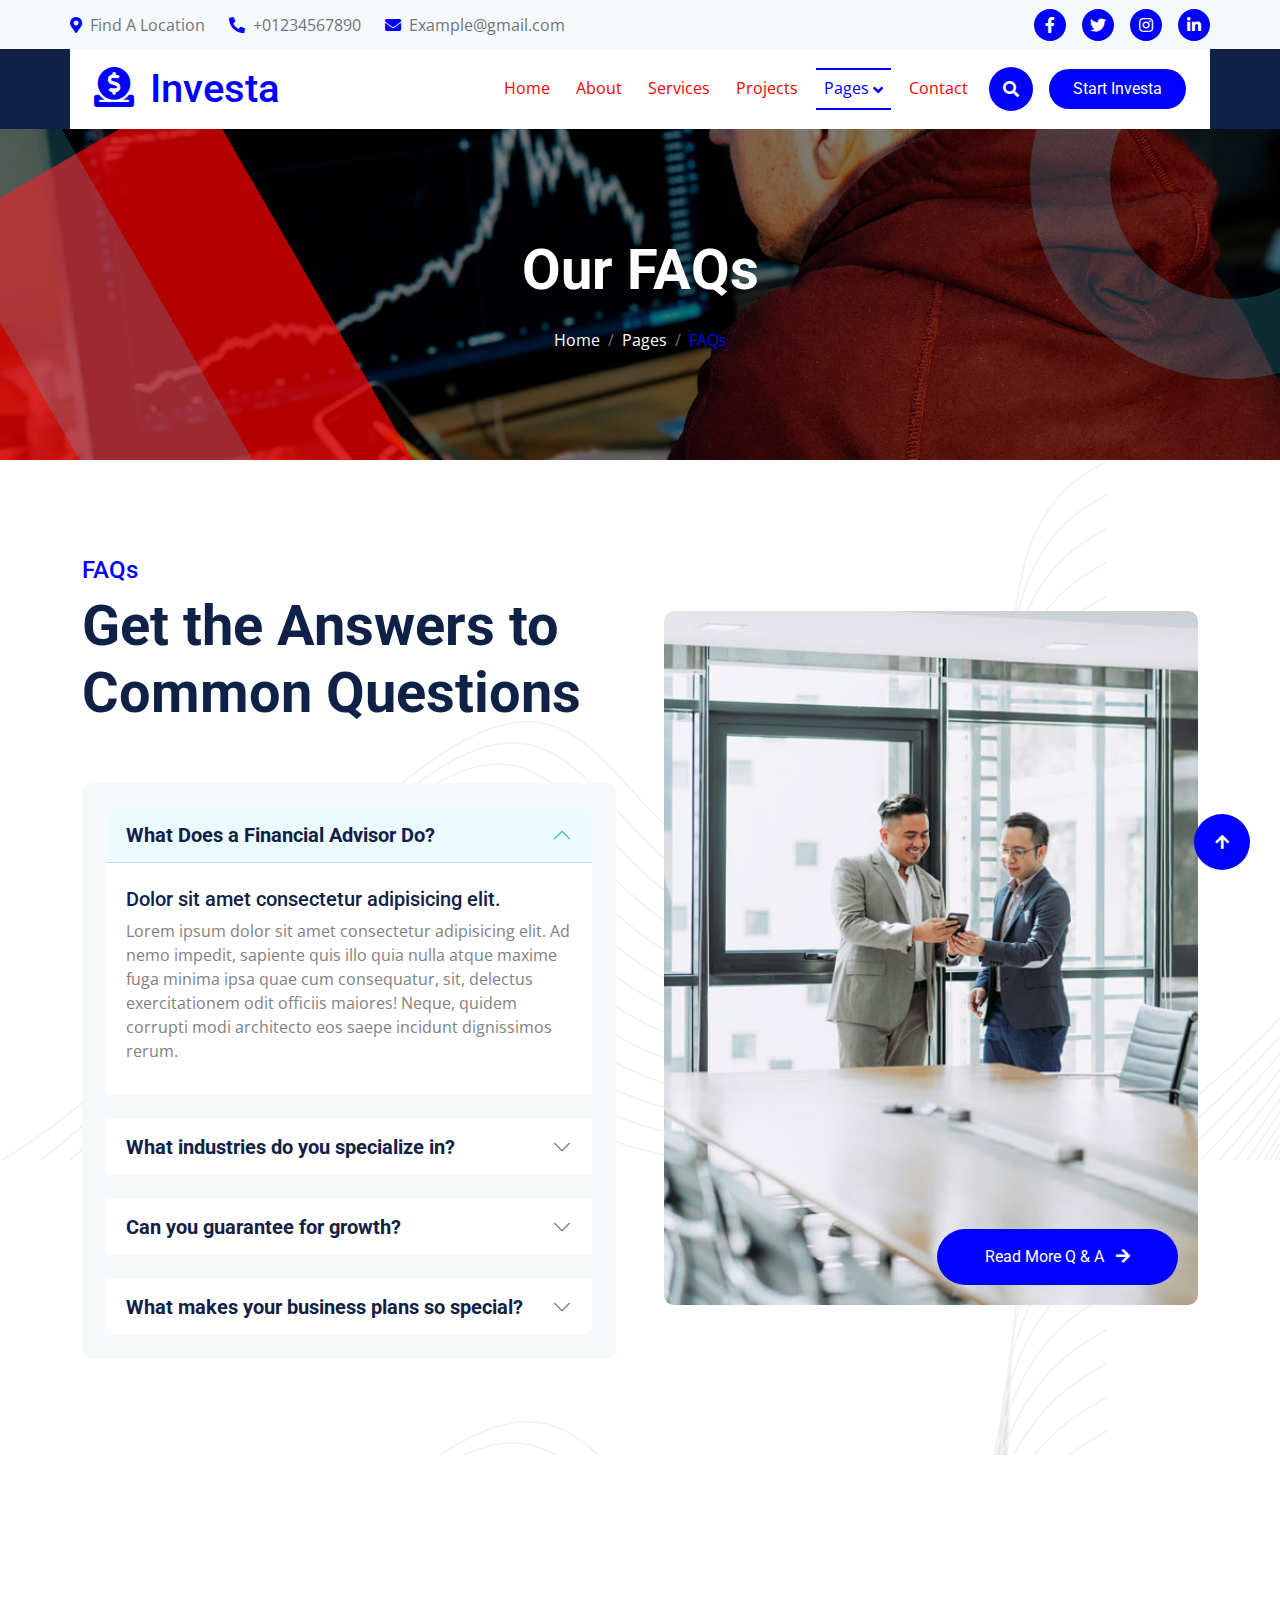
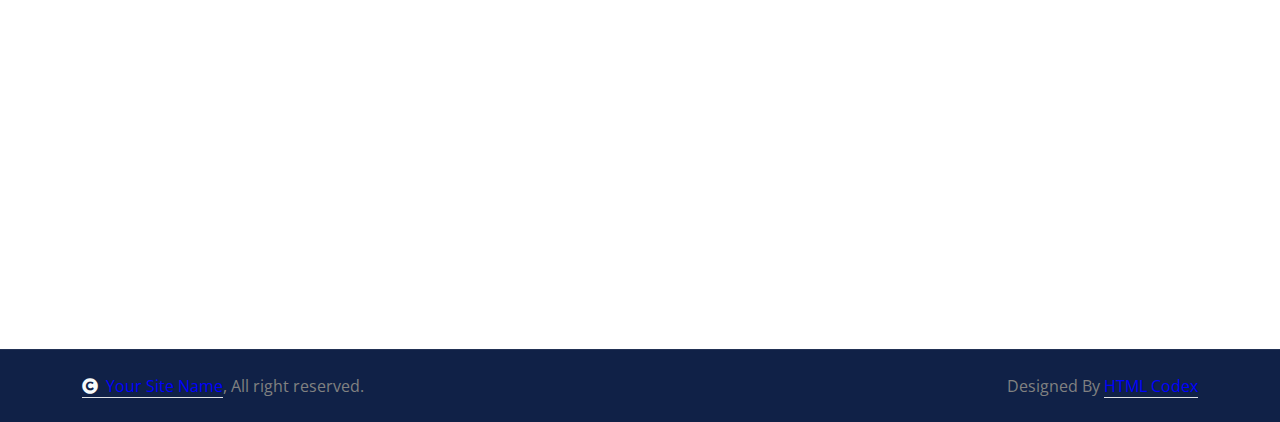
<file: faqs.html>
<!DOCTYPE html>
<html lang="en">

    <head>
        <meta charset="utf-8">
        <title>Investa - Investment Website Template</title>
        <meta content="width=device-width, initial-scale=1.0" name="viewport">
        <meta content="" name="keywords">
        <meta content="" name="description">

        <!-- Google Web Fonts -->
        <link rel="preconnect" href="https://fonts.googleapis.com">
        <link rel="preconnect" href="https://fonts.gstatic.com" crossorigin>
        <link href="https://fonts.googleapis.com/css2?family=Open+Sans:wght@400;500;600;700&family=Roboto:wght@400;500;700&display=swap" rel="stylesheet"> 

        <!-- Icon Font Stylesheet -->
        <link rel="stylesheet" href="https://use.fontawesome.com/releases/v5.15.4/css/all.css"/>
        <link href="https://cdn.jsdelivr.net/npm/bootstrap-icons@1.4.1/font/bootstrap-icons.css" rel="stylesheet">

        <!-- Libraries Stylesheet -->
        <link rel="stylesheet" href="https://cdnjs.cloudflare.com/ajax/libs/animate.css/4.1.1/animate.min.css"/>
        <link href="lib/animate/animate.min.css" rel="stylesheet">
        <link href="lib/owlcarousel/assets/owl.carousel.min.css" rel="stylesheet">
        <link href="lib/lightbox/css/lightbox.min.css" rel="stylesheet">


        <!-- Customized Bootstrap Stylesheet -->
        <link href="css/bootstrap.min.css" rel="stylesheet">

        <!-- Template Stylesheet -->
        <link href="css/style.css" rel="stylesheet">
    </head>

    <body>

        <!-- Spinner Start -->
        <div id="spinner" class="show bg-white position-fixed translate-middle w-100 vh-100 top-50 start-50 d-flex align-items-center justify-content-center">
            <div class="spinner-border text-primary" style="width: 3rem; height: 3rem;" role="status">
                <span class="sr-only">Loading...</span>
            </div>
        </div>
        <!-- Spinner End -->


        <!-- Topbar Start -->
        <div class="container-fluid topbar px-0 d-none d-lg-block">
            <div class="container px-0">
                <div class="row gx-0 align-items-center" style="height: 45px;">
                    <div class="col-lg-8 text-center text-lg-start mb-lg-0">
                        <div class="d-flex flex-wrap">
                            <a href="#" class="text-muted me-4"><i class="fas fa-map-marker-alt text-primary me-2"></i>Find A Location</a>
                            <a href="#" class="text-muted me-4"><i class="fas fa-phone-alt text-primary me-2"></i>+01234567890</a>
                            <a href="#" class="text-muted me-0"><i class="fas fa-envelope text-primary me-2"></i>Example@gmail.com</a>
                        </div>
                    </div>
                    <div class="col-lg-4 text-center text-lg-end">
                        <div class="d-flex align-items-center justify-content-end">
                            <a href="#" class="btn btn-primary btn-square rounded-circle nav-fill me-3"><i class="fab fa-facebook-f text-white"></i></a>
                            <a href="#" class="btn btn-primary btn-square rounded-circle nav-fill me-3"><i class="fab fa-twitter text-white"></i></a>
                            <a href="#" class="btn btn-primary btn-square rounded-circle nav-fill me-3"><i class="fab fa-instagram text-white"></i></a>
                            <a href="#" class="btn btn-primary btn-square rounded-circle nav-fill me-0"><i class="fab fa-linkedin-in text-white"></i></a>
                        </div>
                    </div>
                </div>
            </div>
        </div>
        <!-- Topbar End -->


        <!-- Navbar & Hero Start -->
        <div class="container-fluid sticky-top px-0">
            <div class="position-absolute bg-dark" style="left: 0; top: 0; width: 100%; height: 100%;">
            </div>
            <div class="container px-0">
                <nav class="navbar navbar-expand-lg navbar-dark bg-white py-3 px-4">
                    <a href="index.html" class="navbar-brand p-0">
                        <h1 class="text-primary m-0"><i class="fas fa-donate me-3"></i>Investa</h1>
                        <!-- <img src="img/logo.png" alt="Logo"> -->
                    </a>
                    <button class="navbar-toggler" type="button" data-bs-toggle="collapse" data-bs-target="#navbarCollapse">
                        <span class="fa fa-bars"></span>
                    </button>
                    <div class="collapse navbar-collapse" id="navbarCollapse">
                        <div class="navbar-nav ms-auto py-0">
                            <a href="index.html" class="nav-item nav-link">Home</a>
                            <a href="about.html" class="nav-item nav-link">About</a>
                            <a href="service.html" class="nav-item nav-link">Services</a>
                            <a href="project.html" class="nav-item nav-link">Projects</a>
                            <div class="nav-item dropdown active">
                                <a href="#" class="nav-link dropdown-toggle active" data-bs-toggle="dropdown">Pages</a>
                                <div class="dropdown-menu m-0">
                                    <a href="blog.html" class="dropdown-item">Our Blog</a>
                                    <a href="team.html" class="dropdown-item">Our Team</a>
                                    <a href="testimonial.html" class="dropdown-item">Testimonial</a>
                                    <a href="faqs.html" class="dropdown-item active">FAQs</a>
                                    <a href="404.html" class="dropdown-item">404 Page</a>
                                </div>
                            </div>
                            <a href="contact.html" class="nav-item nav-link">Contact</a>
                        </div>
                        <div class="d-flex align-items-center flex-nowrap pt-xl-0">
                            <button class="btn btn-primary btn-md-square mx-2" data-bs-toggle="modal" data-bs-target="#searchModal"><i class="fas fa-search"></i></button>
                            <a href="#" class="btn btn-primary rounded-pill text-white py-2 px-4 ms-2 flex-wrap flex-sm-shrink-0">Start Investa</a>
                        </div>
                    </div>
                </nav>
            </div>
        </div>
        <!-- Navbar & Hero End -->

        <!-- Modal Search Start -->
        <div class="modal fade" id="searchModal" tabindex="-1" aria-labelledby="exampleModalLabel" aria-hidden="true">
            <div class="modal-dialog modal-fullscreen">
                <div class="modal-content rounded-0">
                    <div class="modal-header">
                        <h4 class="modal-title mb-0" id="exampleModalLabel">Search by keyword</h4>
                        <button type="button" class="btn-close" data-bs-dismiss="modal" aria-label="Close"></button>
                    </div>
                    <div class="modal-body d-flex align-items-center">
                        <div class="input-group w-75 mx-auto d-flex">
                            <input type="search" class="form-control p-3" placeholder="keywords" aria-describedby="search-icon-1">
                            <span id="search-icon-1" class="input-group-text p-3"><i class="fa fa-search"></i></span>
                        </div>
                    </div>
                </div>
            </div>
        </div>
        <!-- Modal Search End -->

        <!-- Header Start -->
        <div class="container-fluid bg-breadcrumb">
            <div class="bg-breadcrumb-single"></div>
            <div class="container text-center py-5" style="max-width: 900px;">
                <h4 class="text-white display-4 mb-4 wow fadeInDown" data-wow-delay="0.1s">Our FAQs</h4>
                <ol class="breadcrumb justify-content-center mb-0 wow fadeInDown" data-wow-delay="0.3s">
                    <li class="breadcrumb-item"><a href="index.html">Home</a></li>
                    <li class="breadcrumb-item"><a href="#">Pages</a></li>
                    <li class="breadcrumb-item active text-primary">FAQs</li>
                </ol>    
            </div>
        </div>
        <!-- Header End -->

        <!-- FAQs Start -->
        <div class="container-fluid faq py-5">
            <div class="container py-5">
                <div class="row g-5 align-items-center">
                    <div class="col-lg-6 wow fadeInLeft" data-wow-delay="0.1s">
                        <div class="pb-5">
                            <h4 class="text-primary">FAQs</h4>
                            <h1 class="display-4">Get the Answers to Common Questions</h1>
                        </div>
                       <div class="accordion bg-light rounded p-4" id="accordionExample">
                            <div class="accordion-item border-0 mb-4">
                                <h2 class="accordion-header" id="headingOne">
                                    <button class="accordion-button text-dark fs-5 fw-bold rounded-top" type="button" data-bs-toggle="collapse" data-bs-target="#collapseOne" aria-expanded="true" aria-controls="collapseTOne">
                                        What Does a Financial Advisor Do?
                                    </button>
                                </h2>
                                <div id="collapseOne" class="accordion-collapse collapse show" aria-labelledby="headingOne" data-bs-parent="#accordionExample">
                                    <div class="accordion-body my-2">
                                        <h5>Dolor sit amet consectetur adipisicing elit.</h5>
                                        <p>Lorem ipsum dolor sit amet consectetur adipisicing elit. Ad nemo impedit, sapiente quis illo quia nulla atque maxime fuga minima ipsa quae cum consequatur, sit, delectus exercitationem odit officiis maiores! Neque, quidem corrupti modi architecto eos saepe incidunt dignissimos rerum.</p>
                                    </div>
                                </div>
                            </div>
                            <div class="accordion-item border-0 mb-4">
                                <h2 class="accordion-header" id="headingTwo">
                                    <button class="accordion-button collapsed text-dark fs-5 fw-bold rounded-top" type="button" data-bs-toggle="collapse" data-bs-target="#collapseTwo" aria-expanded="false" aria-controls="collapseTwo">
                                        What industries do you specialize in? 
                                    </button>
                                </h2>
                                <div id="collapseTwo" class="accordion-collapse collapse" aria-labelledby="headingTwo" data-bs-parent="#accordionExample">
                                    <div class="accordion-body my-2">
                                        <h5>Dolor sit amet consectetur adipisicing elit.</h5>
                                        <p>Lorem ipsum dolor sit amet consectetur adipisicing elit. Ad nemo impedit, sapiente quis illo quia nulla atque maxime fuga minima ipsa quae cum consequatur, sit, delectus exercitationem odit officiis maiores! Neque, quidem corrupti modi architecto eos saepe incidunt dignissimos rerum.</p>
                                    </div>
                                </div>
                            </div>
                            <div class="accordion-item border-0 mb-4">
                                <h2 class="accordion-header" id="headingThree">
                                    <button class="accordion-button collapsed text-dark fs-5 fw-bold rounded-top" type="button" data-bs-toggle="collapse" data-bs-target="#collapseThree" aria-expanded="false" aria-controls="collapseThree">
                                        Can you guarantee for growth?
                                    </button>
                                </h2>
                                <div id="collapseThree" class="accordion-collapse collapse" aria-labelledby="headingThree" data-bs-parent="#accordionExample">
                                    <div class="accordion-body my-2">
                                        <h5>Dolor sit amet consectetur adipisicing elit.</h5>
                                        <p>Lorem ipsum dolor sit amet consectetur adipisicing elit. Ad nemo impedit, sapiente quis illo quia nulla atque maxime fuga minima ipsa quae cum consequatur, sit, delectus exercitationem odit officiis maiores! Neque, quidem corrupti modi architecto eos saepe incidunt dignissimos rerum.</p>
                                    </div>
                                </div>
                            </div>
                            <div class="accordion-item border-0 mb-0">
                                <h2 class="accordion-header" id="headingFour">
                                    <button class="accordion-button collapsed text-dark fs-5 fw-bold rounded-top" type="button" data-bs-toggle="collapse" data-bs-target="#collapseFour" aria-expanded="false" aria-controls="collapseFour">
                                        What makes your business plans so special?
                                    </button>
                                </h2>
                                <div id="collapseFour" class="accordion-collapse collapse" aria-labelledby="headingFour" data-bs-parent="#accordionExample">
                                    <div class="accordion-body my-2">
                                        <h5>Dolor sit amet consectetur adipisicing elit.</h5>
                                        <p>Lorem ipsum dolor sit amet consectetur adipisicing elit. Ad nemo impedit, sapiente quis illo quia nulla atque maxime fuga minima ipsa quae cum consequatur, sit, delectus exercitationem odit officiis maiores! Neque, quidem corrupti modi architecto eos saepe incidunt dignissimos rerum.</p>
                                    </div>
                                </div>
                            </div>
                       </div>
                    </div>
                    <div class="col-lg-6 wow fadeInRight" data-wow-delay="0.3s">
                        <div class="faq-img RotateMoveRight rounded">
                            <img src="img/faq-img.jpg" class="img-fluid rounded w-100" alt="Image">
                            <a class="faq-btn btn btn-primary rounded-pill text-white py-3 px-5" href="#">Read More Q & A <i class="fas fa-arrow-right ms-2"></i></a>
                        </div>
                    </div>
                </div>
            </div>
        </div>
        <!-- FAQs End -->

        <!-- Footer Start -->
        <div class="container-fluid footer py-5 wow fadeIn" data-wow-delay="0.2s">
            <div class="container py-5">
                <div class="row g-5">
                    <div class="col-md-6 col-lg-6 col-xl-3">
                        <div class="footer-item d-flex flex-column">
                            <div class="footer-item">
                                <h4 class="text-white mb-4">Newsletter</h4>
                                <p class="mb-3">Dolor amet sit justo amet elitr clita ipsum elitr est.Lorem ipsum dolor sit amet, consectetur adipiscing elit consectetur adipiscing elit.</p>
                                <div class="position-relative mx-auto rounded-pill">
                                    <input class="form-control rounded-pill w-100 py-3 ps-4 pe-5" type="text" placeholder="Enter your email">
                                    <button type="button" class="btn btn-primary rounded-pill position-absolute top-0 end-0 py-2 mt-2 me-2">SignUp</button>
                                </div>
                            </div>
                        </div>
                    </div>
                    <div class="col-md-6 col-lg-6 col-xl-3">
                        <div class="footer-item d-flex flex-column">
                            <h4 class="text-white mb-4">Explore</h4>
                            <a href="#"><i class="fas fa-angle-right me-2"></i> Home</a>
                            <a href="#"><i class="fas fa-angle-right me-2"></i> Services</a>
                            <a href="#"><i class="fas fa-angle-right me-2"></i> About Us</a>
                            <a href="#"><i class="fas fa-angle-right me-2"></i> Latest Projects</a>
                            <a href="#"><i class="fas fa-angle-right me-2"></i> testimonial</a>
                            <a href="#"><i class="fas fa-angle-right me-2"></i> Our Team</a>
                            <a href="#"><i class="fas fa-angle-right me-2"></i> Contact Us</a>
                        </div>
                    </div>
                    <div class="col-md-6 col-lg-6 col-xl-3">
                        <div class="footer-item d-flex flex-column">
                            <h4 class="text-white mb-4">Contact Info</h4>
                            <a href=""><i class="fa fa-map-marker-alt me-2"></i> 123 Street, New York, USA</a>
                            <a href=""><i class="fas fa-envelope me-2"></i> info@example.com</a>
                            <a href=""><i class="fas fa-envelope me-2"></i> info@example.com</a>
                            <a href=""><i class="fas fa-phone me-2"></i> +012 345 67890</a>
                            <a href="" class="mb-3"><i class="fas fa-print me-2"></i> +012 345 67890</a>
                            <div class="d-flex align-items-center">
                                <a class="btn btn-light btn-md-square me-2" href=""><i class="fab fa-facebook-f"></i></a>
                                <a class="btn btn-light btn-md-square me-2" href=""><i class="fab fa-twitter"></i></a>
                                <a class="btn btn-light btn-md-square me-2" href=""><i class="fab fa-instagram"></i></a>
                                <a class="btn btn-light btn-md-square me-0" href=""><i class="fab fa-linkedin-in"></i></a>
                            </div>
                        </div>
                    </div>
                    <div class="col-md-6 col-lg-6 col-xl-3">
                        <div class="footer-item-post d-flex flex-column">
                            <h4 class="text-white mb-4">Popular Post</h4>
                            <div class="d-flex flex-column mb-3">
                                <p class="text-uppercase text-primary mb-2">Investment</p>
                                <a href="#" class="text-body">Revisiting Your Investment & Distribution Goals</a>
                            </div>
                            <div class="d-flex flex-column mb-3">
                                <p class="text-uppercase text-primary mb-2">Business</p>
                                <a href="#" class="text-body">Dimensional Fund Advisors Interview with Director</a>
                            </div>
                            <div class="footer-btn text-start">
                                <a href="#" class="btn btn-light rounded-pill px-4">View All Post <i class="fa fa-arrow-right ms-1"></i></a>
                            </div>
                        </div>
                    </div>
                </div>
            </div>
        </div>
        <!-- Footer End -->

        
        <!-- Copyright Start -->
        <div class="container-fluid copyright py-4">
            <div class="container">
                <div class="row g-4 align-items-center">
                    <div class="col-md-6 text-center text-md-start mb-md-0">
                        <span class="text-body"><a href="#" class="border-bottom text-primary"><i class="fas fa-copyright text-light me-2"></i>Your Site Name</a>, All right reserved.</span>
                    </div>
                    <div class="col-md-6 text-center text-md-end text-body">
                        <!--/*** This template is free as long as you keep the below author’s credit link/attribution link/backlink. ***/-->
                        <!--/*** If you'd like to use the template without the below author’s credit link/attribution link/backlink, ***/-->
                        <!--/*** you can purchase the Credit Removal License from "https://htmlcodex.com/credit-removal". ***/-->
                        Designed By <a class="border-bottom text-primary" href="https://htmlcodex.com">HTML Codex</a>
                    </div>
                </div>
            </div>
        </div>
        <!-- Copyright End -->


        <!-- Back to Top -->
        <a href="#" class="btn btn-primary btn-lg-square back-to-top"><i class="fa fa-arrow-up"></i></a>   

        
    <!-- JavaScript Libraries -->
    <script src="https://ajax.googleapis.com/ajax/libs/jquery/3.6.4/jquery.min.js"></script>
    <script src="https://cdn.jsdelivr.net/npm/bootstrap@5.0.0/dist/js/bootstrap.bundle.min.js"></script>
    <script src="lib/wow/wow.min.js"></script>
    <script src="lib/easing/easing.min.js"></script>
    <script src="lib/waypoints/waypoints.min.js"></script>
    <script src="lib/counterup/counterup.min.js"></script>
    <script src="lib/owlcarousel/owl.carousel.min.js"></script>
    <script src="lib/lightbox/js/lightbox.min.js"></script>
    

    <!-- Template Javascript -->
    <script src="js/main.js"></script>
    </body>

</html>
</file>
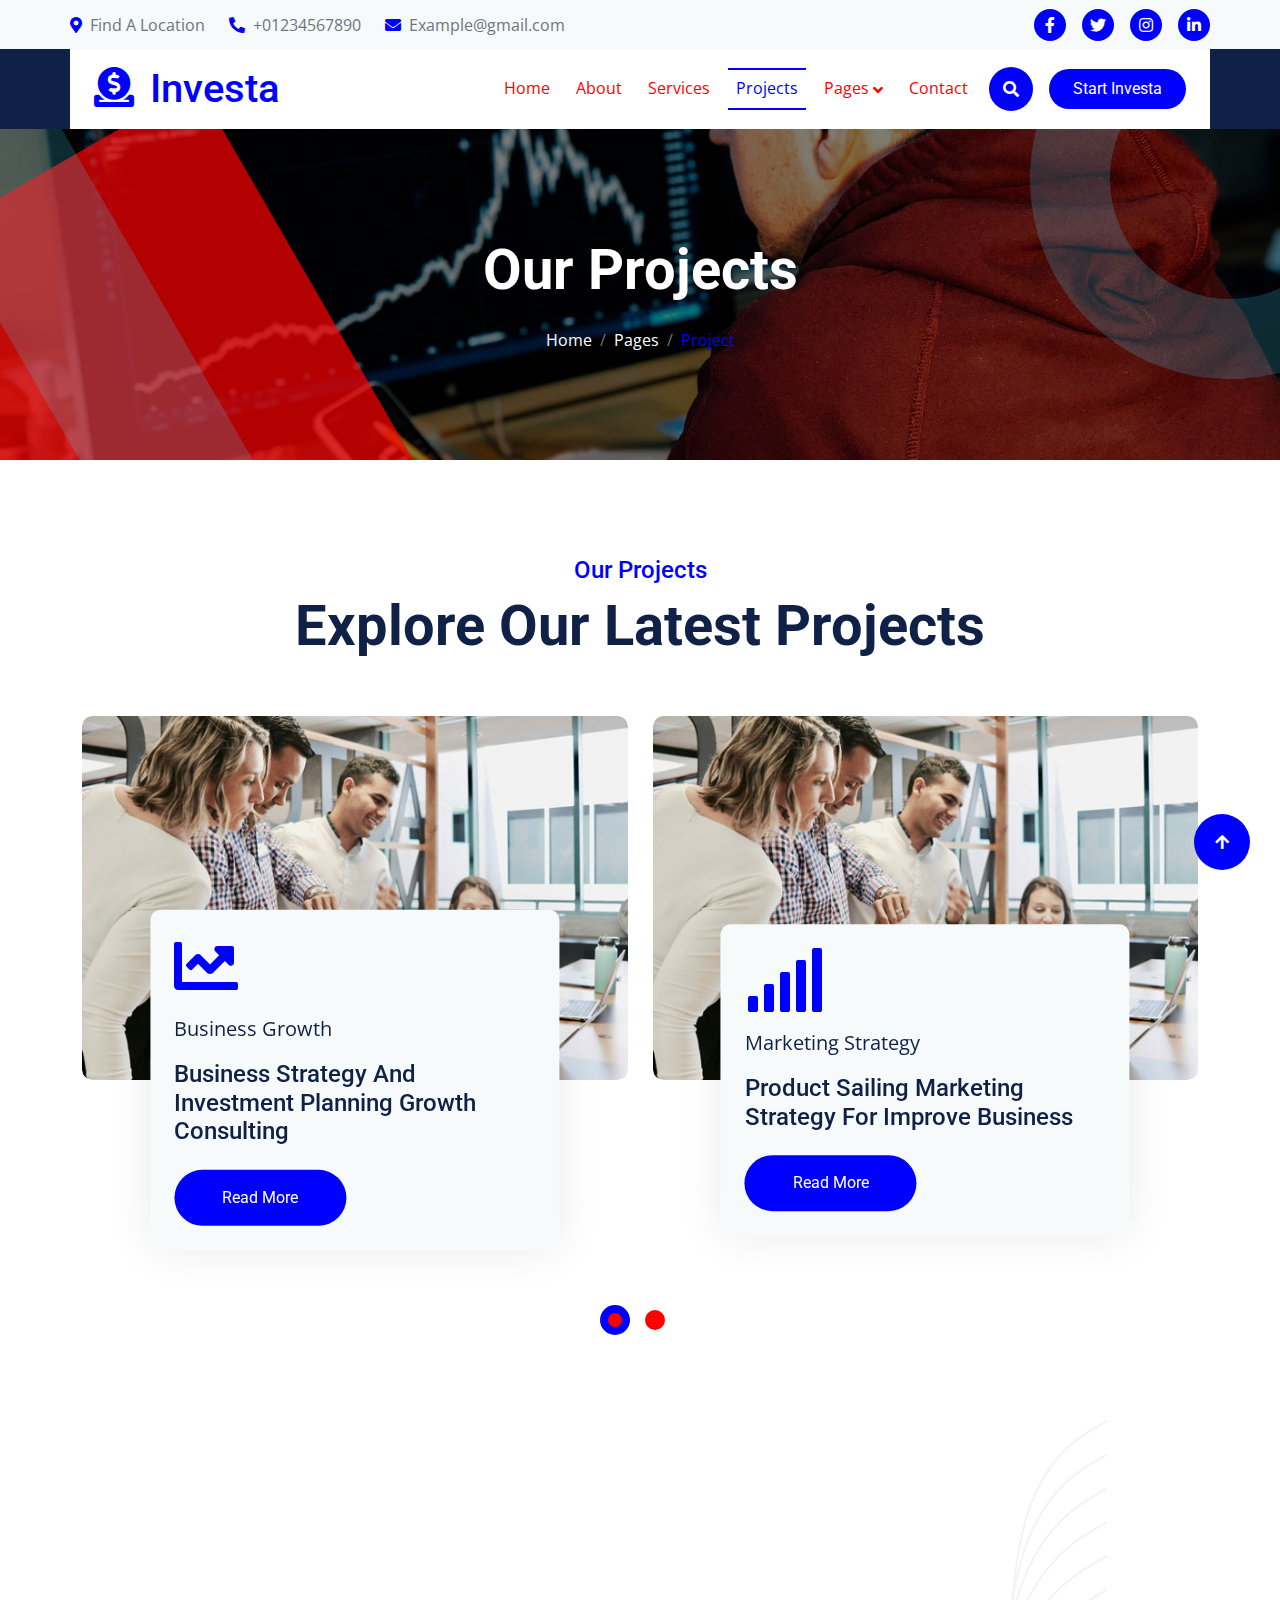
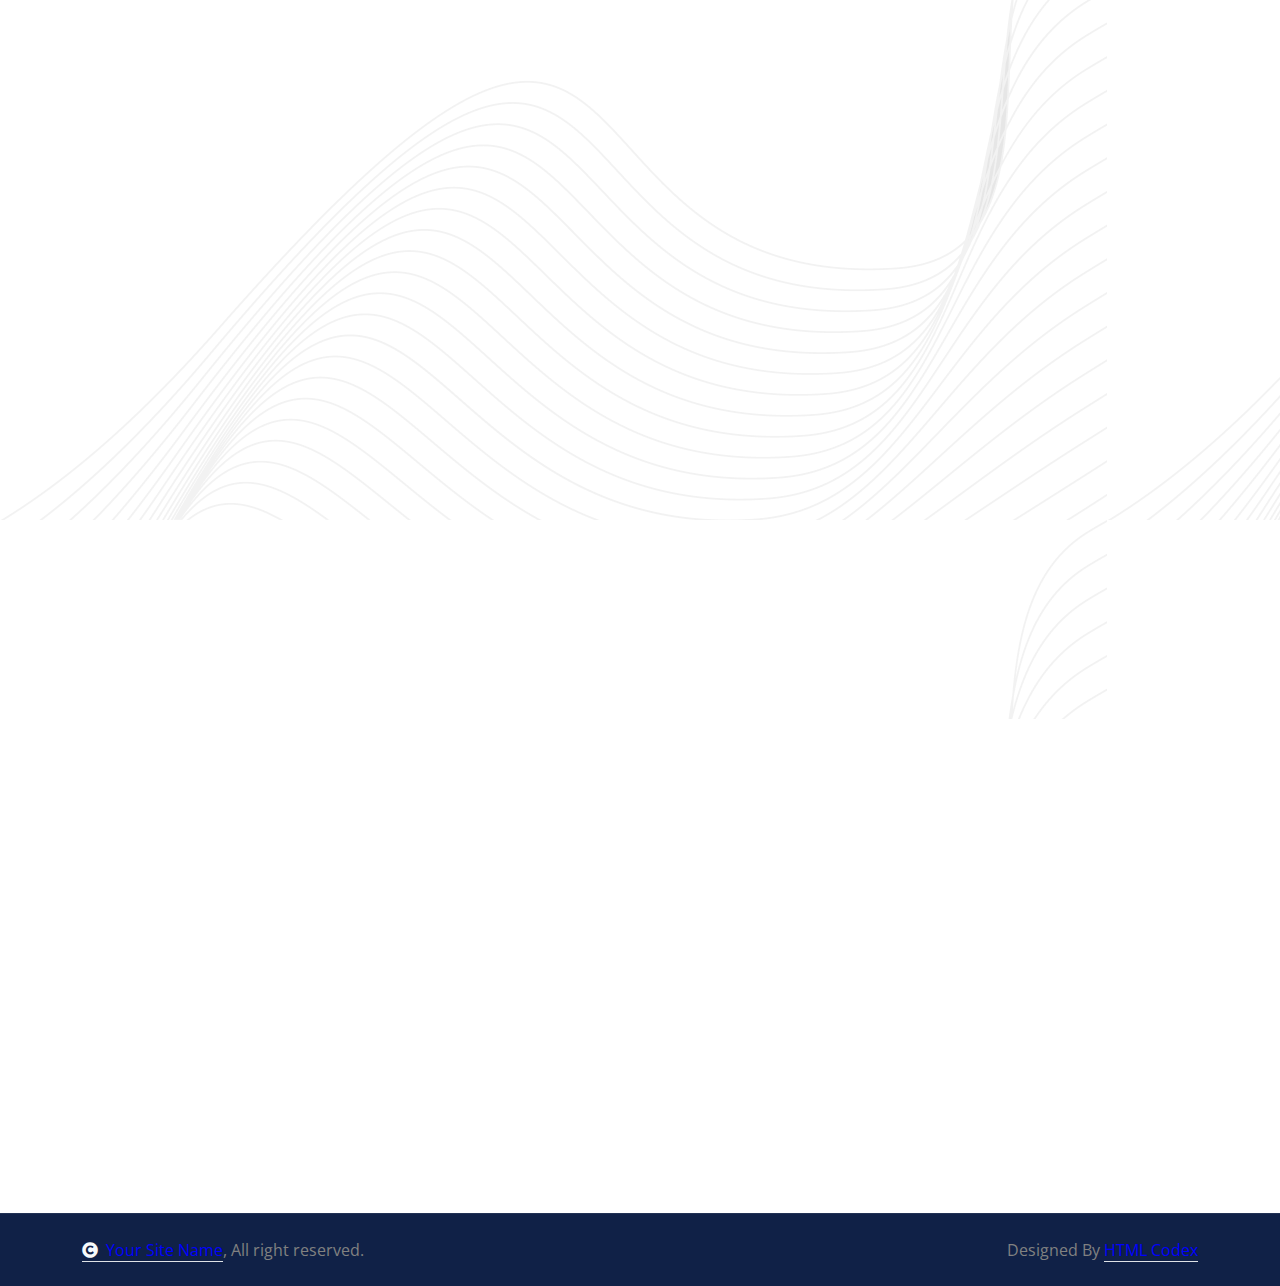
<file: project.html>
<!DOCTYPE html>
<html lang="en">

    <head>
        <meta charset="utf-8">
        <title>Investa - Investment Website Template</title>
        <meta content="width=device-width, initial-scale=1.0" name="viewport">
        <meta content="" name="keywords">
        <meta content="" name="description">

        <!-- Google Web Fonts -->
        <link rel="preconnect" href="https://fonts.googleapis.com">
        <link rel="preconnect" href="https://fonts.gstatic.com" crossorigin>
        <link href="https://fonts.googleapis.com/css2?family=Open+Sans:wght@400;500;600;700&family=Roboto:wght@400;500;700&display=swap" rel="stylesheet"> 

        <!-- Icon Font Stylesheet -->
        <link rel="stylesheet" href="https://use.fontawesome.com/releases/v5.15.4/css/all.css"/>
        <link href="https://cdn.jsdelivr.net/npm/bootstrap-icons@1.4.1/font/bootstrap-icons.css" rel="stylesheet">

        <!-- Libraries Stylesheet -->
        <link rel="stylesheet" href="https://cdnjs.cloudflare.com/ajax/libs/animate.css/4.1.1/animate.min.css"/>
        <link href="lib/animate/animate.min.css" rel="stylesheet">
        <link href="lib/owlcarousel/assets/owl.carousel.min.css" rel="stylesheet">
        <link href="lib/lightbox/css/lightbox.min.css" rel="stylesheet">


        <!-- Customized Bootstrap Stylesheet -->
        <link href="css/bootstrap.min.css" rel="stylesheet">

        <!-- Template Stylesheet -->
        <link href="css/style.css" rel="stylesheet">
    </head>

    <body>

        <!-- Spinner Start -->
        <div id="spinner" class="show bg-white position-fixed translate-middle w-100 vh-100 top-50 start-50 d-flex align-items-center justify-content-center">
            <div class="spinner-border text-primary" style="width: 3rem; height: 3rem;" role="status">
                <span class="sr-only">Loading...</span>
            </div>
        </div>
        <!-- Spinner End -->


        <!-- Topbar Start -->
        <div class="container-fluid topbar px-0 d-none d-lg-block">
            <div class="container px-0">
                <div class="row gx-0 align-items-center" style="height: 45px;">
                    <div class="col-lg-8 text-center text-lg-start mb-lg-0">
                        <div class="d-flex flex-wrap">
                            <a href="#" class="text-muted me-4"><i class="fas fa-map-marker-alt text-primary me-2"></i>Find A Location</a>
                            <a href="#" class="text-muted me-4"><i class="fas fa-phone-alt text-primary me-2"></i>+01234567890</a>
                            <a href="#" class="text-muted me-0"><i class="fas fa-envelope text-primary me-2"></i>Example@gmail.com</a>
                        </div>
                    </div>
                    <div class="col-lg-4 text-center text-lg-end">
                        <div class="d-flex align-items-center justify-content-end">
                            <a href="#" class="btn btn-primary btn-square rounded-circle nav-fill me-3"><i class="fab fa-facebook-f text-white"></i></a>
                            <a href="#" class="btn btn-primary btn-square rounded-circle nav-fill me-3"><i class="fab fa-twitter text-white"></i></a>
                            <a href="#" class="btn btn-primary btn-square rounded-circle nav-fill me-3"><i class="fab fa-instagram text-white"></i></a>
                            <a href="#" class="btn btn-primary btn-square rounded-circle nav-fill me-0"><i class="fab fa-linkedin-in text-white"></i></a>
                        </div>
                    </div>
                </div>
            </div>
        </div>
        <!-- Topbar End -->


        <!-- Navbar & Hero Start -->
        <div class="container-fluid sticky-top px-0">
            <div class="position-absolute bg-dark" style="left: 0; top: 0; width: 100%; height: 100%;">
            </div>
            <div class="container px-0">
                <nav class="navbar navbar-expand-lg navbar-dark bg-white py-3 px-4">
                    <a href="index.html" class="navbar-brand p-0">
                        <h1 class="text-primary m-0"><i class="fas fa-donate me-3"></i>Investa</h1>
                        <!-- <img src="img/logo.png" alt="Logo"> -->
                    </a>
                    <button class="navbar-toggler" type="button" data-bs-toggle="collapse" data-bs-target="#navbarCollapse">
                        <span class="fa fa-bars"></span>
                    </button>
                    <div class="collapse navbar-collapse" id="navbarCollapse">
                        <div class="navbar-nav ms-auto py-0">
                            <a href="index.html" class="nav-item nav-link">Home</a>
                            <a href="about.html" class="nav-item nav-link">About</a>
                            <a href="service.html" class="nav-item nav-link">Services</a>
                            <a href="project.html" class="nav-item nav-link active">Projects</a>
                            <div class="nav-item dropdown">
                                <a href="#" class="nav-link dropdown-toggle" data-bs-toggle="dropdown">Pages</a>
                                <div class="dropdown-menu m-0">
                                    <a href="blog.html" class="dropdown-item">Our Blog</a>
                                    <a href="team.html" class="dropdown-item">Our Team</a>
                                    <a href="testimonial.html" class="dropdown-item">Testimonial</a>
                                    <a href="faqs.html" class="dropdown-item">FAQs</a>
                                    <a href="404.html" class="dropdown-item">404 Page</a>
                                </div>
                            </div>
                            <a href="contact.html" class="nav-item nav-link">Contact</a>
                        </div>
                        <div class="d-flex align-items-center flex-nowrap pt-xl-0">
                            <button class="btn btn-primary btn-md-square mx-2" data-bs-toggle="modal" data-bs-target="#searchModal"><i class="fas fa-search"></i></button>
                            <a href="#" class="btn btn-primary rounded-pill text-white py-2 px-4 ms-2 flex-wrap flex-sm-shrink-0">Start Investa</a>
                        </div>
                    </div>
                </nav>
            </div>
        </div>
        <!-- Navbar & Hero End -->

        <!-- Modal Search Start -->
        <div class="modal fade" id="searchModal" tabindex="-1" aria-labelledby="exampleModalLabel" aria-hidden="true">
            <div class="modal-dialog modal-fullscreen">
                <div class="modal-content rounded-0">
                    <div class="modal-header">
                        <h4 class="modal-title mb-0" id="exampleModalLabel">Search by keyword</h4>
                        <button type="button" class="btn-close" data-bs-dismiss="modal" aria-label="Close"></button>
                    </div>
                    <div class="modal-body d-flex align-items-center">
                        <div class="input-group w-75 mx-auto d-flex">
                            <input type="search" class="form-control p-3" placeholder="keywords" aria-describedby="search-icon-1">
                            <span id="search-icon-1" class="input-group-text p-3"><i class="fa fa-search"></i></span>
                        </div>
                    </div>
                </div>
            </div>
        </div>
        <!-- Modal Search End -->

        <!-- Header Start -->
        <div class="container-fluid bg-breadcrumb">
            <div class="bg-breadcrumb-single"></div>
            <div class="container text-center py-5" style="max-width: 900px;">
                <h4 class="text-white display-4 mb-4 wow fadeInDown" data-wow-delay="0.1s">Our Projects</h4>
                <ol class="breadcrumb justify-content-center mb-0 wow fadeInDown" data-wow-delay="0.3s">
                    <li class="breadcrumb-item"><a href="index.html">Home</a></li>
                    <li class="breadcrumb-item"><a href="#">Pages</a></li>
                    <li class="breadcrumb-item active text-primary">Project</li>
                </ol>    
            </div>
        </div>
        <!-- Header End -->

        <!-- Project Start -->
        <div class="container-fluid project pt-5">
            <div class="container pt-5">
                <div class="text-center mx-auto pb-5 wow fadeInUp" data-wow-delay="0.1s" style="max-width: 800px;">
                    <h4 class="text-primary">Our Projects</h4>
                    <h1 class="display-4">Explore Our Latest Projects</h1>
                </div>
                <div class="project-carousel owl-carousel wow fadeInUp" data-wow-delay="0.1s">
                    <div class="project-item h-100 wow fadeInUp" data-wow-delay="0.1s">
                        <div class="project-img">
                            <img src="img/projects-1.jpg" class="img-fluid w-100 rounded" alt="Image">
                        </div>
                        <div class="project-content bg-light rounded p-4">
                            <div class="project-content-inner">
                                <div class="project-icon mb-3"><i class="fas fa-chart-line fa-4x text-primary"></i></div>
                                <p class="text-dark fs-5 mb-3">Business Growth</p>
                                <a href="#" class="h4">Business Strategy And Investment Planning Growth Consulting</a>
                                <div class="pt-4">
                                    <a class="btn btn-light rounded-pill py-3 px-5" href="#">Read More</a>
                                </div>
                            </div>
                        </div>
                    </div>
                    <div class="project-item h-100 wow fadeInUp" data-wow-delay="0.3s">
                        <div class="project-img">
                            <img src="img/projects-1.jpg" class="img-fluid w-100 rounded" alt="Image">
                        </div>
                        <div class="project-content bg-light rounded p-4">
                            <div class="project-content-inner">
                                <div class="project-icon mb-3"><i class="fas fa-signal fa-4x text-primary"></i></div>
                                <p class="text-dark fs-5 mb-3">Marketing Strategy</p>
                                <a href="#" class="h4">Product Sailing Marketing Strategy For Improve Business</a>
                                <div class="pt-4">
                                    <a class="btn btn-light rounded-pill py-3 px-5" href="#">Read More</a>
                                </div>
                            </div>
                        </div>
                    </div>
                    <div class="project-item h-100">
                        <div class="project-img">
                            <img src="img/projects-1.jpg" class="img-fluid w-100 rounded" alt="Image">
                        </div>
                        <div class="project-content bg-light rounded p-4">
                            <div class="project-content-inner">
                                <div class="project-icon mb-3"><i class="fas fa-signal fa-4x text-primary"></i></div>
                                <p class="text-dark fs-5 mb-3">Marketing Strategy</p>
                                <a href="#" class="h4">Product Sailing Marketing Strategy For Improve Business</a>
                                <div class="pt-4">
                                    <a class="btn btn-light rounded-pill py-3 px-5" href="#">Read More</a>
                                </div>
                            </div>
                        </div>
                    </div>
                </div>
            </div>
        </div>
        <!-- Project End -->

        <!-- FAQ Start -->
        <div class="container-fluid faq pb-5">
            <div class="container pb-5">
                <div class="row g-5 align-items-center">
                    <div class="col-lg-6 wow fadeInLeft" data-wow-delay="0.1s">
                        <div class="pb-5">
                            <h4 class="text-primary">FAQs</h4>
                            <h1 class="display-4">Get the Answers to Common Questions</h1>
                        </div>
                       <div class="accordion bg-light rounded p-4" id="accordionExample">
                            <div class="accordion-item border-0 mb-4">
                                <h2 class="accordion-header" id="headingOne">
                                    <button class="accordion-button text-dark fs-5 fw-bold rounded-top" type="button" data-bs-toggle="collapse" data-bs-target="#collapseOne" aria-expanded="true" aria-controls="collapseTOne">
                                        What Does a Financial Advisor Do?
                                    </button>
                                </h2>
                                <div id="collapseOne" class="accordion-collapse collapse show" aria-labelledby="headingOne" data-bs-parent="#accordionExample">
                                    <div class="accordion-body my-2">
                                        <h5>Dolor sit amet consectetur adipisicing elit.</h5>
                                        <p>Lorem ipsum dolor sit amet consectetur adipisicing elit. Ad nemo impedit, sapiente quis illo quia nulla atque maxime fuga minima ipsa quae cum consequatur, sit, delectus exercitationem odit officiis maiores! Neque, quidem corrupti modi architecto eos saepe incidunt dignissimos rerum.</p>
                                    </div>
                                </div>
                            </div>
                            <div class="accordion-item border-0 mb-4">
                                <h2 class="accordion-header" id="headingTwo">
                                    <button class="accordion-button collapsed text-dark fs-5 fw-bold rounded-top" type="button" data-bs-toggle="collapse" data-bs-target="#collapseTwo" aria-expanded="false" aria-controls="collapseTwo">
                                        What industries do you specialize in? 
                                    </button>
                                </h2>
                                <div id="collapseTwo" class="accordion-collapse collapse" aria-labelledby="headingTwo" data-bs-parent="#accordionExample">
                                    <div class="accordion-body my-2">
                                        <h5>Dolor sit amet consectetur adipisicing elit.</h5>
                                        <p>Lorem ipsum dolor sit amet consectetur adipisicing elit. Ad nemo impedit, sapiente quis illo quia nulla atque maxime fuga minima ipsa quae cum consequatur, sit, delectus exercitationem odit officiis maiores! Neque, quidem corrupti modi architecto eos saepe incidunt dignissimos rerum.</p>
                                    </div>
                                </div>
                            </div>
                            <div class="accordion-item border-0 mb-4">
                                <h2 class="accordion-header" id="headingThree">
                                    <button class="accordion-button collapsed text-dark fs-5 fw-bold rounded-top" type="button" data-bs-toggle="collapse" data-bs-target="#collapseThree" aria-expanded="false" aria-controls="collapseThree">
                                        Can you guarantee for growth?
                                    </button>
                                </h2>
                                <div id="collapseThree" class="accordion-collapse collapse" aria-labelledby="headingThree" data-bs-parent="#accordionExample">
                                    <div class="accordion-body my-2">
                                        <h5>Dolor sit amet consectetur adipisicing elit.</h5>
                                        <p>Lorem ipsum dolor sit amet consectetur adipisicing elit. Ad nemo impedit, sapiente quis illo quia nulla atque maxime fuga minima ipsa quae cum consequatur, sit, delectus exercitationem odit officiis maiores! Neque, quidem corrupti modi architecto eos saepe incidunt dignissimos rerum.</p>
                                    </div>
                                </div>
                            </div>
                            <div class="accordion-item border-0 mb-0">
                                <h2 class="accordion-header" id="headingFour">
                                    <button class="accordion-button collapsed text-dark fs-5 fw-bold rounded-top" type="button" data-bs-toggle="collapse" data-bs-target="#collapseFour" aria-expanded="false" aria-controls="collapseFour">
                                        What makes your business plans so special?
                                    </button>
                                </h2>
                                <div id="collapseFour" class="accordion-collapse collapse" aria-labelledby="headingFour" data-bs-parent="#accordionExample">
                                    <div class="accordion-body my-2">
                                        <h5>Dolor sit amet consectetur adipisicing elit.</h5>
                                        <p>Lorem ipsum dolor sit amet consectetur adipisicing elit. Ad nemo impedit, sapiente quis illo quia nulla atque maxime fuga minima ipsa quae cum consequatur, sit, delectus exercitationem odit officiis maiores! Neque, quidem corrupti modi architecto eos saepe incidunt dignissimos rerum.</p>
                                    </div>
                                </div>
                            </div>
                       </div>
                    </div>
                    <div class="col-lg-6 wow fadeInRight" data-wow-delay="0.3s">
                        <div class="faq-img RotateMoveRight rounded">
                            <img src="img/faq-img.jpg" class="img-fluid rounded w-100" alt="Image">
                            <a class="faq-btn btn btn-primary rounded-pill text-white py-3 px-5" href="#">Read More Q & A <i class="fas fa-arrow-right ms-2"></i></a>
                        </div>
                    </div>
                </div>
            </div>
        </div>
        <!-- FAQ End -->

        <!-- Footer Start -->
        <div class="container-fluid footer py-5 wow fadeIn" data-wow-delay="0.2s">
            <div class="container py-5">
                <div class="row g-5">
                    <div class="col-md-6 col-lg-6 col-xl-3">
                        <div class="footer-item d-flex flex-column">
                            <div class="footer-item">
                                <h4 class="text-white mb-4">Newsletter</h4>
                                <p class="mb-3">Dolor amet sit justo amet elitr clita ipsum elitr est.Lorem ipsum dolor sit amet, consectetur adipiscing elit consectetur adipiscing elit.</p>
                                <div class="position-relative mx-auto rounded-pill">
                                    <input class="form-control rounded-pill w-100 py-3 ps-4 pe-5" type="text" placeholder="Enter your email">
                                    <button type="button" class="btn btn-primary rounded-pill position-absolute top-0 end-0 py-2 mt-2 me-2">SignUp</button>
                                </div>
                            </div>
                        </div>
                    </div>
                    <div class="col-md-6 col-lg-6 col-xl-3">
                        <div class="footer-item d-flex flex-column">
                            <h4 class="text-white mb-4">Explore</h4>
                            <a href="#"><i class="fas fa-angle-right me-2"></i> Home</a>
                            <a href="#"><i class="fas fa-angle-right me-2"></i> Services</a>
                            <a href="#"><i class="fas fa-angle-right me-2"></i> About Us</a>
                            <a href="#"><i class="fas fa-angle-right me-2"></i> Latest Projects</a>
                            <a href="#"><i class="fas fa-angle-right me-2"></i> testimonial</a>
                            <a href="#"><i class="fas fa-angle-right me-2"></i> Our Team</a>
                            <a href="#"><i class="fas fa-angle-right me-2"></i> Contact Us</a>
                        </div>
                    </div>
                    <div class="col-md-6 col-lg-6 col-xl-3">
                        <div class="footer-item d-flex flex-column">
                            <h4 class="text-white mb-4">Contact Info</h4>
                            <a href=""><i class="fa fa-map-marker-alt me-2"></i> 123 Street, New York, USA</a>
                            <a href=""><i class="fas fa-envelope me-2"></i> info@example.com</a>
                            <a href=""><i class="fas fa-envelope me-2"></i> info@example.com</a>
                            <a href=""><i class="fas fa-phone me-2"></i> +012 345 67890</a>
                            <a href="" class="mb-3"><i class="fas fa-print me-2"></i> +012 345 67890</a>
                            <div class="d-flex align-items-center">
                                <a class="btn btn-light btn-md-square me-2" href=""><i class="fab fa-facebook-f"></i></a>
                                <a class="btn btn-light btn-md-square me-2" href=""><i class="fab fa-twitter"></i></a>
                                <a class="btn btn-light btn-md-square me-2" href=""><i class="fab fa-instagram"></i></a>
                                <a class="btn btn-light btn-md-square me-0" href=""><i class="fab fa-linkedin-in"></i></a>
                            </div>
                        </div>
                    </div>
                    <div class="col-md-6 col-lg-6 col-xl-3">
                        <div class="footer-item-post d-flex flex-column">
                            <h4 class="text-white mb-4">Popular Post</h4>
                            <div class="d-flex flex-column mb-3">
                                <p class="text-uppercase text-primary mb-2">Investment</p>
                                <a href="#" class="text-body">Revisiting Your Investment & Distribution Goals</a>
                            </div>
                            <div class="d-flex flex-column mb-3">
                                <p class="text-uppercase text-primary mb-2">Business</p>
                                <a href="#" class="text-body">Dimensional Fund Advisors Interview with Director</a>
                            </div>
                            <div class="footer-btn text-start">
                                <a href="#" class="btn btn-light rounded-pill px-4">View All Post <i class="fa fa-arrow-right ms-1"></i></a>
                            </div>
                        </div>
                    </div>
                </div>
            </div>
        </div>
        <!-- Footer End -->

        
        <!-- Copyright Start -->
        <div class="container-fluid copyright py-4">
            <div class="container">
                <div class="row g-4 align-items-center">
                    <div class="col-md-6 text-center text-md-start mb-md-0">
                        <span class="text-body"><a href="#" class="border-bottom text-primary"><i class="fas fa-copyright text-light me-2"></i>Your Site Name</a>, All right reserved.</span>
                    </div>
                    <div class="col-md-6 text-center text-md-end text-body">
                        <!--/*** This template is free as long as you keep the below author’s credit link/attribution link/backlink. ***/-->
                        <!--/*** If you'd like to use the template without the below author’s credit link/attribution link/backlink, ***/-->
                        <!--/*** you can purchase the Credit Removal License from "https://htmlcodex.com/credit-removal". ***/-->
                        Designed By <a class="border-bottom text-primary" href="https://htmlcodex.com">HTML Codex</a>
                    </div>
                </div>
            </div>
        </div>
        <!-- Copyright End -->


        <!-- Back to Top -->
        <a href="#" class="btn btn-primary btn-lg-square back-to-top"><i class="fa fa-arrow-up"></i></a>   

        
    <!-- JavaScript Libraries -->
    <script src="https://ajax.googleapis.com/ajax/libs/jquery/3.6.4/jquery.min.js"></script>
    <script src="https://cdn.jsdelivr.net/npm/bootstrap@5.0.0/dist/js/bootstrap.bundle.min.js"></script>
    <script src="lib/wow/wow.min.js"></script>
    <script src="lib/easing/easing.min.js"></script>
    <script src="lib/waypoints/waypoints.min.js"></script>
    <script src="lib/counterup/counterup.min.js"></script>
    <script src="lib/owlcarousel/owl.carousel.min.js"></script>
    <script src="lib/lightbox/js/lightbox.min.js"></script>
    

    <!-- Template Javascript -->
    <script src="js/main.js"></script>
    </body>

</html>
</file>
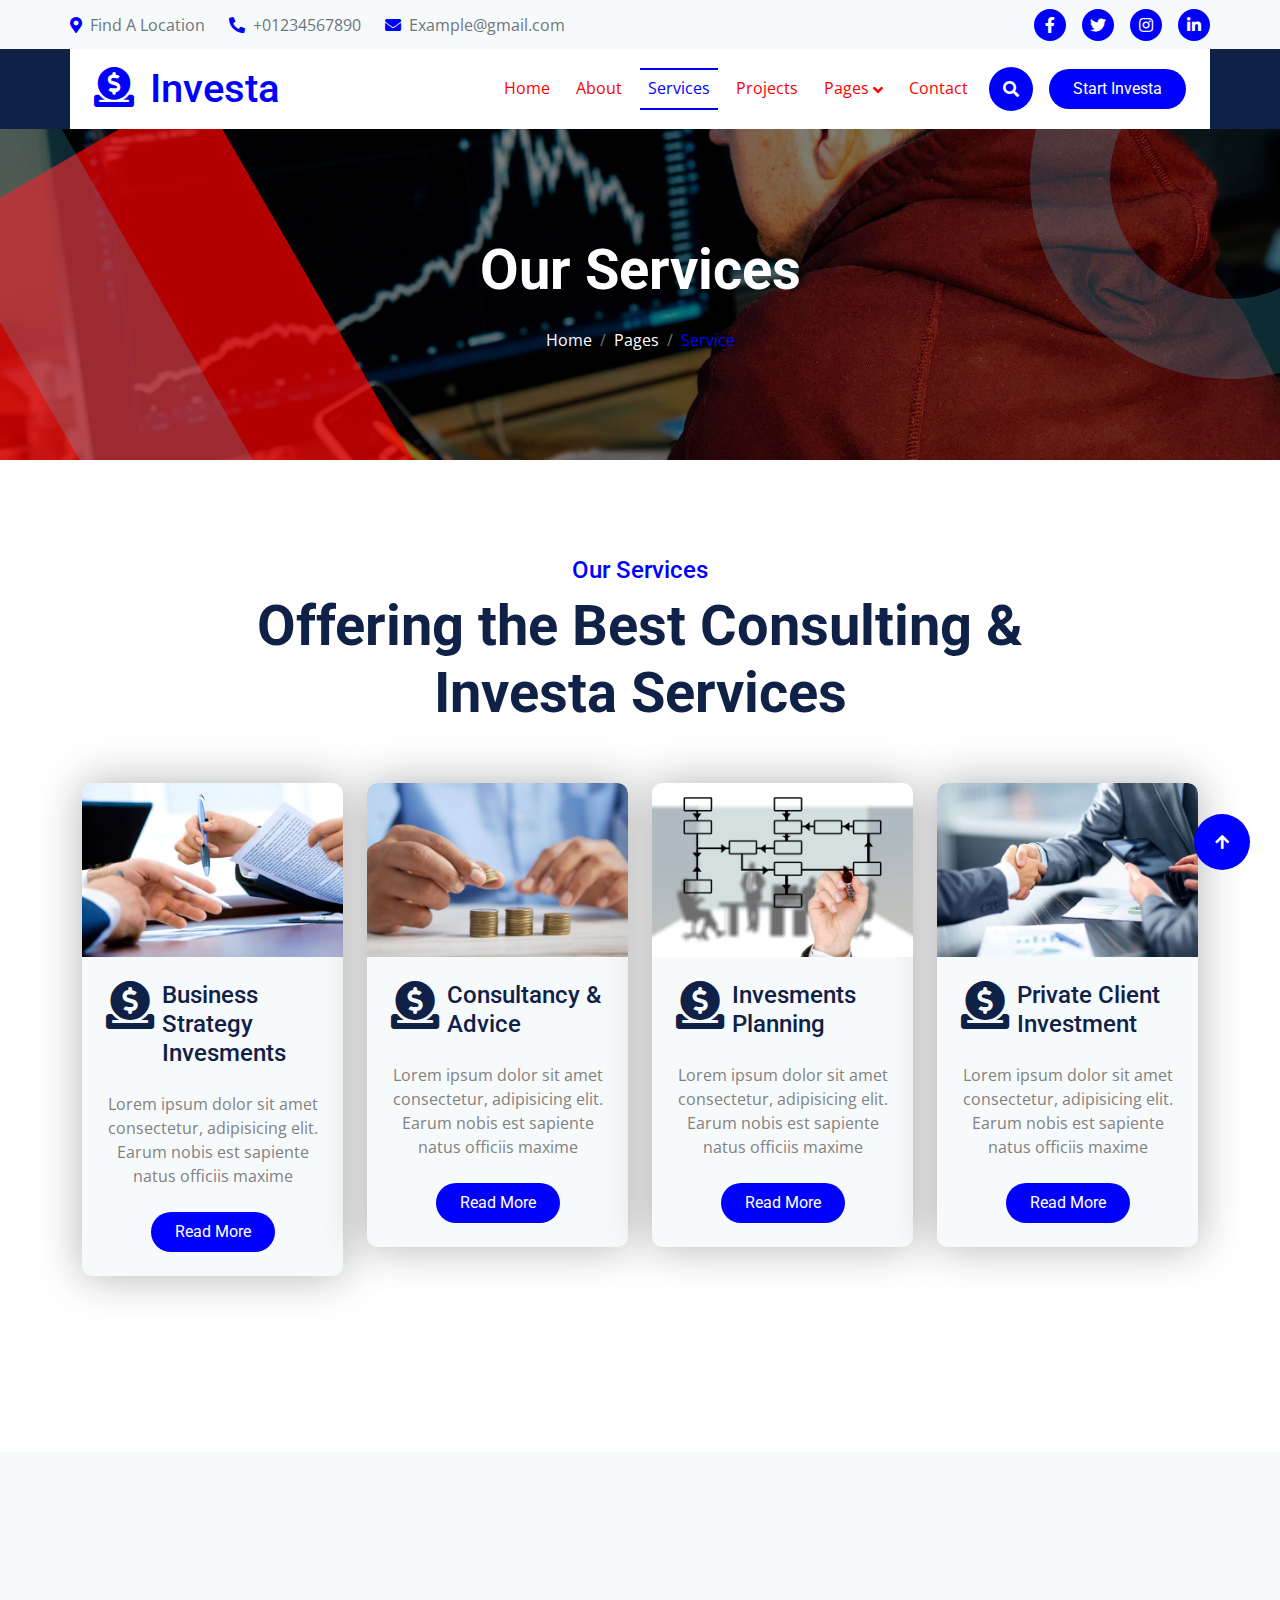
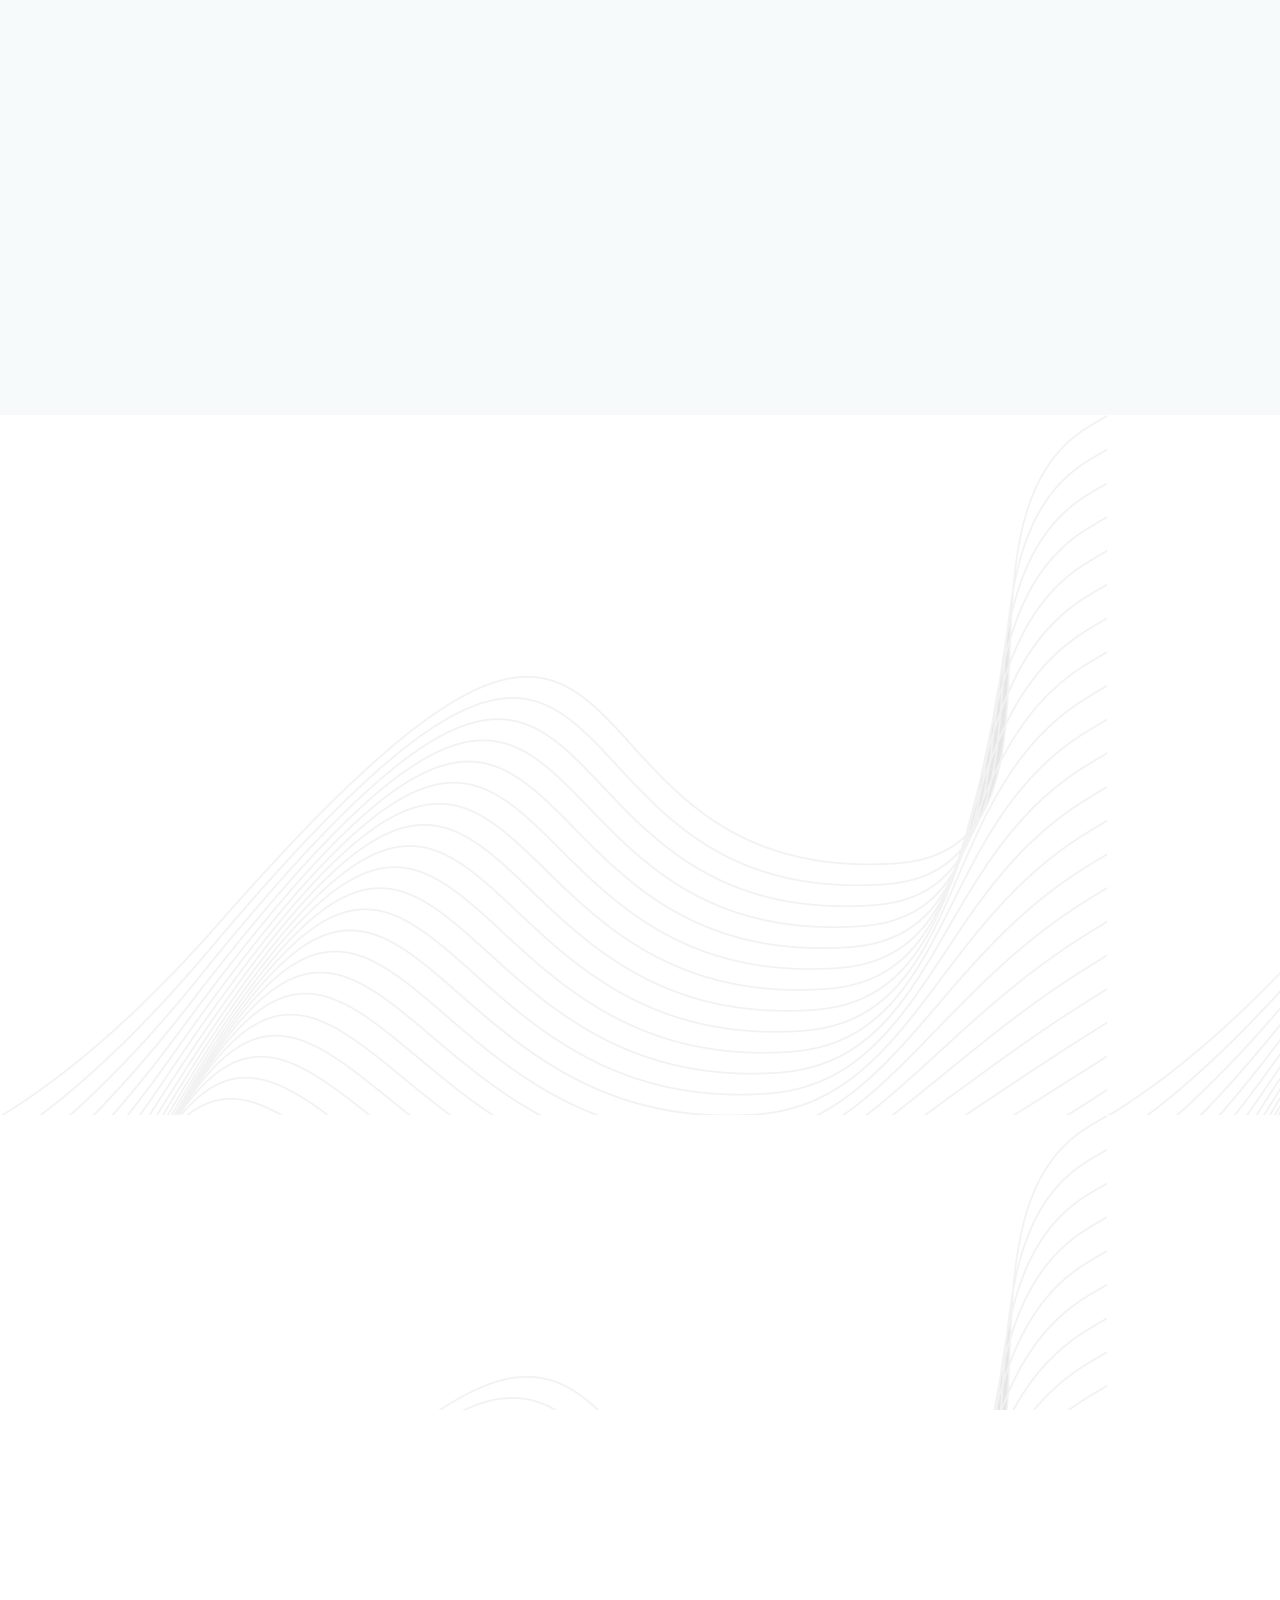
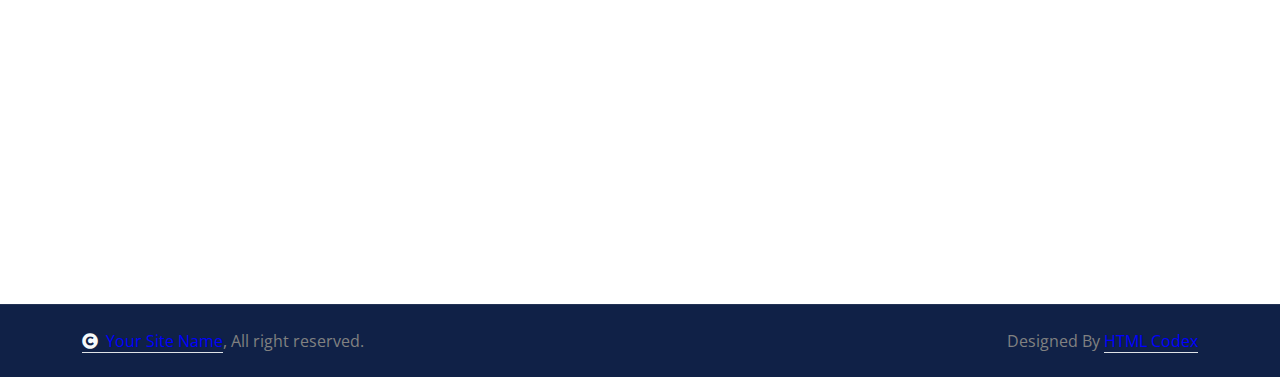
<file: service.html>
<!DOCTYPE html>
<html lang="en">

    <head>
        <meta charset="utf-8">
        <title>Investa - Investment Website Template</title>
        <meta content="width=device-width, initial-scale=1.0" name="viewport">
        <meta content="" name="keywords">
        <meta content="" name="description">

        <!-- Google Web Fonts -->
        <link rel="preconnect" href="https://fonts.googleapis.com">
        <link rel="preconnect" href="https://fonts.gstatic.com" crossorigin>
        <link href="https://fonts.googleapis.com/css2?family=Open+Sans:wght@400;500;600;700&family=Roboto:wght@400;500;700&display=swap" rel="stylesheet"> 

        <!-- Icon Font Stylesheet -->
        <link rel="stylesheet" href="https://use.fontawesome.com/releases/v5.15.4/css/all.css"/>
        <link href="https://cdn.jsdelivr.net/npm/bootstrap-icons@1.4.1/font/bootstrap-icons.css" rel="stylesheet">

        <!-- Libraries Stylesheet -->
        <link rel="stylesheet" href="https://cdnjs.cloudflare.com/ajax/libs/animate.css/4.1.1/animate.min.css"/>
        <link href="lib/animate/animate.min.css" rel="stylesheet">
        <link href="lib/owlcarousel/assets/owl.carousel.min.css" rel="stylesheet">
        <link href="lib/lightbox/css/lightbox.min.css" rel="stylesheet">


        <!-- Customized Bootstrap Stylesheet -->
        <link href="css/bootstrap.min.css" rel="stylesheet">

        <!-- Template Stylesheet -->
        <link href="css/style.css" rel="stylesheet">
    </head>

    <body>

        <!-- Spinner Start -->
        <div id="spinner" class="show bg-white position-fixed translate-middle w-100 vh-100 top-50 start-50 d-flex align-items-center justify-content-center">
            <div class="spinner-border text-primary" style="width: 3rem; height: 3rem;" role="status">
                <span class="sr-only">Loading...</span>
            </div>
        </div>
        <!-- Spinner End -->


        <!-- Topbar Start -->
        <div class="container-fluid topbar px-0 d-none d-lg-block">
            <div class="container px-0">
                <div class="row gx-0 align-items-center" style="height: 45px;">
                    <div class="col-lg-8 text-center text-lg-start mb-lg-0">
                        <div class="d-flex flex-wrap">
                            <a href="#" class="text-muted me-4"><i class="fas fa-map-marker-alt text-primary me-2"></i>Find A Location</a>
                            <a href="#" class="text-muted me-4"><i class="fas fa-phone-alt text-primary me-2"></i>+01234567890</a>
                            <a href="#" class="text-muted me-0"><i class="fas fa-envelope text-primary me-2"></i>Example@gmail.com</a>
                        </div>
                    </div>
                    <div class="col-lg-4 text-center text-lg-end">
                        <div class="d-flex align-items-center justify-content-end">
                            <a href="#" class="btn btn-primary btn-square rounded-circle nav-fill me-3"><i class="fab fa-facebook-f text-white"></i></a>
                            <a href="#" class="btn btn-primary btn-square rounded-circle nav-fill me-3"><i class="fab fa-twitter text-white"></i></a>
                            <a href="#" class="btn btn-primary btn-square rounded-circle nav-fill me-3"><i class="fab fa-instagram text-white"></i></a>
                            <a href="#" class="btn btn-primary btn-square rounded-circle nav-fill me-0"><i class="fab fa-linkedin-in text-white"></i></a>
                        </div>
                    </div>
                </div>
            </div>
        </div>
        <!-- Topbar End -->


        <!-- Navbar & Hero Start -->
        <div class="container-fluid sticky-top px-0">
            <div class="position-absolute bg-dark" style="left: 0; top: 0; width: 100%; height: 100%;">
            </div>
            <div class="container px-0">
                <nav class="navbar navbar-expand-lg navbar-dark bg-white py-3 px-4">
                    <a href="index.html" class="navbar-brand p-0">
                        <h1 class="text-primary m-0"><i class="fas fa-donate me-3"></i>Investa</h1>
                        <!-- <img src="img/logo.png" alt="Logo"> -->
                    </a>
                    <button class="navbar-toggler" type="button" data-bs-toggle="collapse" data-bs-target="#navbarCollapse">
                        <span class="fa fa-bars"></span>
                    </button>
                    <div class="collapse navbar-collapse" id="navbarCollapse">
                        <div class="navbar-nav ms-auto py-0">
                            <a href="index.html" class="nav-item nav-link">Home</a>
                            <a href="about.html" class="nav-item nav-link">About</a>
                            <a href="service.html" class="nav-item nav-link active">Services</a>
                            <a href="project.html" class="nav-item nav-link">Projects</a>
                            <div class="nav-item dropdown">
                                <a href="#" class="nav-link dropdown-toggle" data-bs-toggle="dropdown">Pages</a>
                                <div class="dropdown-menu m-0">
                                    <a href="blog.html" class="dropdown-item">Our Blog</a>
                                    <a href="team.html" class="dropdown-item">Our Team</a>
                                    <a href="testimonial.html" class="dropdown-item">Testimonial</a>
                                    <a href="faqs.html" class="dropdown-item">FAQs</a>
                                    <a href="404.html" class="dropdown-item">404 Page</a>
                                </div>
                            </div>
                            <a href="contact.html" class="nav-item nav-link">Contact</a>
                        </div>
                        <div class="d-flex align-items-center flex-nowrap pt-xl-0">
                            <button class="btn btn-primary btn-md-square mx-2" data-bs-toggle="modal" data-bs-target="#searchModal"><i class="fas fa-search"></i></button>
                            <a href="#" class="btn btn-primary rounded-pill text-white py-2 px-4 ms-2 flex-wrap flex-sm-shrink-0">Start Investa</a>
                        </div>
                    </div>
                </nav>
            </div>
        </div>
        <!-- Navbar & Hero End -->

        <!-- Modal Search Start -->
        <div class="modal fade" id="searchModal" tabindex="-1" aria-labelledby="exampleModalLabel" aria-hidden="true">
            <div class="modal-dialog modal-fullscreen">
                <div class="modal-content rounded-0">
                    <div class="modal-header">
                        <h4 class="modal-title mb-0" id="exampleModalLabel">Search by keyword</h4>
                        <button type="button" class="btn-close" data-bs-dismiss="modal" aria-label="Close"></button>
                    </div>
                    <div class="modal-body d-flex align-items-center">
                        <div class="input-group w-75 mx-auto d-flex">
                            <input type="search" class="form-control p-3" placeholder="keywords" aria-describedby="search-icon-1">
                            <span id="search-icon-1" class="input-group-text p-3"><i class="fa fa-search"></i></span>
                        </div>
                    </div>
                </div>
            </div>
        </div>
        <!-- Modal Search End -->

        <!-- Header Start -->
        <div class="container-fluid bg-breadcrumb">
            <div class="bg-breadcrumb-single"></div>
            <div class="container text-center py-5" style="max-width: 900px;">
                <h4 class="text-white display-4 mb-4 wow fadeInDown" data-wow-delay="0.1s">Our Services</h4>
                <ol class="breadcrumb justify-content-center mb-0 wow fadeInDown" data-wow-delay="0.3s">
                    <li class="breadcrumb-item"><a href="index.html">Home</a></li>
                    <li class="breadcrumb-item"><a href="#">Pages</a></li>
                    <li class="breadcrumb-item active text-primary">Service</li>
                </ol>    
            </div>
        </div>
        <!-- Header End -->

        <!-- Services Start -->
        <div class="container-fluid service py-5">
            <div class="container py-5">
                <div class="text-center mx-auto pb-5 wow fadeInUp" data-wow-delay="0.1s" style="max-width: 800px;">
                    <h4 class="text-primary">Our Services</h4>
                    <h1 class="display-4"> Offering the Best Consulting & Investa Services</h1>
                </div>
                <div class="row g-4 justify-content-center text-center">
                    <div class="col-md-6 col-lg-4 col-xl-3 wow fadeInUp" data-wow-delay="0.1s">
                        <div class="service-item bg-light rounded">
                            <div class="service-img">
                                <img src="img/service-1.jpg" class="img-fluid w-100 rounded-top" alt="">
                            </div>
                            <div class="service-content text-center p-4">
                                <div class="service-content-inner">
                                    <a href="#" class="h4 mb-4 d-inline-flex text-start"><i class="fas fa-donate fa-2x me-2"></i> Business Strategy Invesments</a>
                                    <p class="mb-4">Lorem ipsum dolor sit amet consectetur, adipisicing elit. Earum nobis est sapiente natus officiis maxime
                                    </p>
                                    <a class="btn btn-light rounded-pill py-2 px-4" href="#">Read More</a>
                                </div>
                            </div>
                        </div>
                    </div>
                    <div class="col-md-6 col-lg-4 col-xl-3 wow fadeInUp" data-wow-delay="0.3s">
                        <div class="service-item bg-light rounded">
                            <div class="service-img">
                                <img src="img/service-2.jpg" class="img-fluid w-100 rounded-top" alt="">
                            </div>
                            <div class="service-content text-center p-4">
                                <div class="service-content-inner">
                                    <a href="#" class="h4 mb-4 d-inline-flex text-start"><i class="fas fa-donate fa-2x me-2"></i> Consultancy & Advice</a>
                                    <p class="mb-4">Lorem ipsum dolor sit amet consectetur, adipisicing elit. Earum nobis est sapiente natus officiis maxime
                                    </p>
                                    <a class="btn btn-light rounded-pill py-2 px-4" href="#">Read More</a>
                                </div>
                            </div>
                        </div>
                    </div>
                    <div class="col-md-6 col-lg-4 col-xl-3 wow fadeInUp" data-wow-delay="0.5s">
                        <div class="service-item bg-light rounded">
                            <div class="service-img">
                                <img src="img/service-4.jpg" class="img-fluid w-100 rounded-top" alt="">
                            </div>
                            <div class="service-content text-center p-4">
                                <div class="service-content-inner">
                                    <a href="#" class="h4 mb-4 d-inline-flex text-start"><i class="fas fa-donate fa-2x me-2"></i> Invesments Planning</a>
                                    <p class="mb-4">Lorem ipsum dolor sit amet consectetur, adipisicing elit. Earum nobis est sapiente natus officiis maxime
                                    </p>
                                    <a class="btn btn-light rounded-pill py-2 px-4" href="#">Read More</a>
                                </div>
                            </div>
                        </div>
                    </div>
                    <div class="col-md-6 col-lg-4 col-xl-3 wow fadeInUp" data-wow-delay="0.7s">
                        <div class="service-item bg-light rounded">
                            <div class="service-img">
                                <img src="img/service-3.jpg" class="img-fluid w-100 rounded-top" alt="">
                            </div>
                            <div class="service-content text-center p-4">
                                <div class="service-content-inner">
                                    <a href="#" class="h4 mb-4 d-inline-flex text-start"><i class="fas fa-donate fa-2x me-2"></i> Private Client Investment</a>
                                    <p class="mb-4">Lorem ipsum dolor sit amet consectetur, adipisicing elit. Earum nobis est sapiente natus officiis maxime
                                    </p>
                                    <a class="btn btn-light rounded-pill py-2 px-4" href="#">Read More</a>
                                </div>
                            </div>
                        </div>
                    </div>
                    <div class="col-12">
                        <a class="btn btn-primary rounded-pill py-3 px-5 wow fadeInUp" data-wow-delay="0.1s" href="#">Services More</a>
                    </div>
                </div>
            </div>
        </div>
        <!-- Services End -->

        <!-- Testimonial Start -->
        <div class="container-fluid testimonial bg-light py-5">
            <div class="container py-5">
                <div class="row g-4 align-items-center">
                    <div class="col-xl-4 wow fadeInLeft" data-wow-delay="0.1s">
                        <div class="h-100 rounded">
                            <h4 class="text-primary">Our Feedbacks </h4>
                            <h1 class="display-4 mb-4">Clients are Talking</h1>
                            <p class="mb-4">Lorem ipsum dolor sit amet consectetur adipisicing elit. Harum atque soluta unde itaque. Consequatur quam odit blanditiis harum veritatis porro.</p>
                            <a class="btn btn-primary rounded-pill text-white py-3 px-5" href="#">Read All Reviews <i class="fas fa-arrow-right ms-2"></i></a>
                        </div>
                    </div>
                    <div class="col-xl-8">
                        <div class="testimonial-carousel owl-carousel wow fadeInUp" data-wow-delay="0.1s">
                            <div class="testimonial-item bg-white rounded p-4 wow fadeInUp" data-wow-delay="0.3s">
                                <div class="d-flex">
                                    <div><i class="fas fa-quote-left fa-3x text-dark me-3"></i></div>
                                    <p class="mt-4">Lorem ipsum dolor sit, amet consectetur adipisicing elit. Magnam eos impedit eveniet dolorem culpa ullam incidunt vero quo recusandae nemo? Molestiae doloribus iure,
                                    </p>
                                </div>
                                <div class="d-flex justify-content-end">
                                    <div class="my-auto text-end">
                                        <h5>Person Name</h5>
                                        <p class="mb-0">Profession</p>
                                    </div>
                                    <div class="bg-white rounded-circle ms-3">
                                        <img src="img/testimonial-1.jpg" class="rounded-circle p-2" style="width: 80px; height: 80px; border: 1px solid; border-color: var(--bs-primary);" alt="">
                                    </div>
                                </div>
                            </div>
                            <div class="testimonial-item bg-white rounded p-4 wow fadeInUp" data-wow-delay="0.5s">
                                <div class="d-flex">
                                    <div><i class="fas fa-quote-left fa-3x text-dark me-3"></i></div>
                                    <p class="mt-4">Lorem ipsum dolor sit, amet consectetur adipisicing elit. Magnam eos impedit eveniet dolorem culpa ullam incidunt vero quo recusandae nemo? Molestiae doloribus iure,
                                    </p>
                                </div>
                                <div class="d-flex justify-content-end">
                                    <div class="my-auto text-end">
                                        <h5>Person Name</h5>
                                        <p class="mb-0">Profession</p>
                                    </div>
                                    <div class="bg-white rounded-circle ms-3">
                                        <img src="img/testimonial-2.jpg" class="rounded-circle p-2" style="width: 80px; height: 80px; border: 1px solid; border-color: var(--bs-primary);" alt="">
                                    </div>
                                </div>
                            </div>
                            <div class="testimonial-item bg-white rounded p-4 wow fadeInUp" data-wow-delay="0.7s">
                                <div class="d-flex">
                                    <div><i class="fas fa-quote-left fa-3x text-dark me-3"></i></div>
                                    <p class="mt-4">Lorem ipsum dolor sit, amet consectetur adipisicing elit. Magnam eos impedit eveniet dolorem culpa ullam incidunt vero quo recusandae nemo? Molestiae doloribus iure,
                                    </p>
                                </div>
                                <div class="d-flex justify-content-end">
                                    <div class="my-auto text-end">
                                        <h5>Person Name</h5>
                                        <p class="mb-0">Profession</p>
                                    </div>
                                    <div class="bg-white rounded-circle ms-3">
                                        <img src="img/testimonial-3.jpg" class="rounded-circle p-2" style="width: 80px; height: 80px; border: 1px solid; border-color: var(--bs-primary);" alt="">
                                    </div>
                                </div>
                            </div>
                        </div>
                    </div>
                </div>
            </div>
        </div>
        <!-- Testimonial End -->


        <!-- FAQ Start -->
        <div class="container-fluid faq py-5">
            <div class="container py-5">
                <div class="row g-5 align-items-center">
                    <div class="col-lg-6 wow fadeInLeft" data-wow-delay="0.1s">
                        <div class="pb-5">
                            <h4 class="text-primary">FAQs</h4>
                            <h1 class="display-4">Get the Answers to Common Questions</h1>
                        </div>
                       <div class="accordion bg-light rounded p-4" id="accordionExample">
                            <div class="accordion-item border-0 mb-4">
                                <h2 class="accordion-header" id="headingOne">
                                    <button class="accordion-button text-dark fs-5 fw-bold rounded-top" type="button" data-bs-toggle="collapse" data-bs-target="#collapseOne" aria-expanded="true" aria-controls="collapseTOne">
                                        What Does a Financial Advisor Do?
                                    </button>
                                </h2>
                                <div id="collapseOne" class="accordion-collapse collapse show" aria-labelledby="headingOne" data-bs-parent="#accordionExample">
                                    <div class="accordion-body my-2">
                                        <h5>Dolor sit amet consectetur adipisicing elit.</h5>
                                        <p>Lorem ipsum dolor sit amet consectetur adipisicing elit. Ad nemo impedit, sapiente quis illo quia nulla atque maxime fuga minima ipsa quae cum consequatur, sit, delectus exercitationem odit officiis maiores! Neque, quidem corrupti modi architecto eos saepe incidunt dignissimos rerum.</p>
                                    </div>
                                </div>
                            </div>
                            <div class="accordion-item border-0 mb-4">
                                <h2 class="accordion-header" id="headingTwo">
                                    <button class="accordion-button collapsed text-dark fs-5 fw-bold rounded-top" type="button" data-bs-toggle="collapse" data-bs-target="#collapseTwo" aria-expanded="false" aria-controls="collapseTwo">
                                        What industries do you specialize in? 
                                    </button>
                                </h2>
                                <div id="collapseTwo" class="accordion-collapse collapse" aria-labelledby="headingTwo" data-bs-parent="#accordionExample">
                                    <div class="accordion-body my-2">
                                        <h5>Dolor sit amet consectetur adipisicing elit.</h5>
                                        <p>Lorem ipsum dolor sit amet consectetur adipisicing elit. Ad nemo impedit, sapiente quis illo quia nulla atque maxime fuga minima ipsa quae cum consequatur, sit, delectus exercitationem odit officiis maiores! Neque, quidem corrupti modi architecto eos saepe incidunt dignissimos rerum.</p>
                                    </div>
                                </div>
                            </div>
                            <div class="accordion-item border-0 mb-4">
                                <h2 class="accordion-header" id="headingThree">
                                    <button class="accordion-button collapsed text-dark fs-5 fw-bold rounded-top" type="button" data-bs-toggle="collapse" data-bs-target="#collapseThree" aria-expanded="false" aria-controls="collapseThree">
                                        Can you guarantee for growth?
                                    </button>
                                </h2>
                                <div id="collapseThree" class="accordion-collapse collapse" aria-labelledby="headingThree" data-bs-parent="#accordionExample">
                                    <div class="accordion-body my-2">
                                        <h5>Dolor sit amet consectetur adipisicing elit.</h5>
                                        <p>Lorem ipsum dolor sit amet consectetur adipisicing elit. Ad nemo impedit, sapiente quis illo quia nulla atque maxime fuga minima ipsa quae cum consequatur, sit, delectus exercitationem odit officiis maiores! Neque, quidem corrupti modi architecto eos saepe incidunt dignissimos rerum.</p>
                                    </div>
                                </div>
                            </div>
                            <div class="accordion-item border-0 mb-0">
                                <h2 class="accordion-header" id="headingFour">
                                    <button class="accordion-button collapsed text-dark fs-5 fw-bold rounded-top" type="button" data-bs-toggle="collapse" data-bs-target="#collapseFour" aria-expanded="false" aria-controls="collapseFour">
                                        What makes your business plans so special?
                                    </button>
                                </h2>
                                <div id="collapseFour" class="accordion-collapse collapse" aria-labelledby="headingFour" data-bs-parent="#accordionExample">
                                    <div class="accordion-body my-2">
                                        <h5>Dolor sit amet consectetur adipisicing elit.</h5>
                                        <p>Lorem ipsum dolor sit amet consectetur adipisicing elit. Ad nemo impedit, sapiente quis illo quia nulla atque maxime fuga minima ipsa quae cum consequatur, sit, delectus exercitationem odit officiis maiores! Neque, quidem corrupti modi architecto eos saepe incidunt dignissimos rerum.</p>
                                    </div>
                                </div>
                            </div>
                       </div>
                    </div>
                    <div class="col-lg-6 wow fadeInRight" data-wow-delay="0.3s">
                        <div class="faq-img RotateMoveRight rounded">
                            <img src="img/faq-img.jpg" class="img-fluid rounded w-100" alt="Image">
                            <a class="faq-btn btn btn-primary rounded-pill text-white py-3 px-5" href="#">Read More Q & A <i class="fas fa-arrow-right ms-2"></i></a>
                        </div>
                    </div>
                </div>
            </div>
        </div>
        <!-- FAQ End -->

        <!-- Footer Start -->
        <div class="container-fluid footer py-5 wow fadeIn" data-wow-delay="0.2s">
            <div class="container py-5">
                <div class="row g-5">
                    <div class="col-md-6 col-lg-6 col-xl-3">
                        <div class="footer-item d-flex flex-column">
                            <div class="footer-item">
                                <h4 class="text-white mb-4">Newsletter</h4>
                                <p class="mb-3">Dolor amet sit justo amet elitr clita ipsum elitr est.Lorem ipsum dolor sit amet, consectetur adipiscing elit consectetur adipiscing elit.</p>
                                <div class="position-relative mx-auto rounded-pill">
                                    <input class="form-control rounded-pill w-100 py-3 ps-4 pe-5" type="text" placeholder="Enter your email">
                                    <button type="button" class="btn btn-primary rounded-pill position-absolute top-0 end-0 py-2 mt-2 me-2">SignUp</button>
                                </div>
                            </div>
                        </div>
                    </div>
                    <div class="col-md-6 col-lg-6 col-xl-3">
                        <div class="footer-item d-flex flex-column">
                            <h4 class="text-white mb-4">Explore</h4>
                            <a href="#"><i class="fas fa-angle-right me-2"></i> Home</a>
                            <a href="#"><i class="fas fa-angle-right me-2"></i> Services</a>
                            <a href="#"><i class="fas fa-angle-right me-2"></i> About Us</a>
                            <a href="#"><i class="fas fa-angle-right me-2"></i> Latest Projects</a>
                            <a href="#"><i class="fas fa-angle-right me-2"></i> testimonial</a>
                            <a href="#"><i class="fas fa-angle-right me-2"></i> Our Team</a>
                            <a href="#"><i class="fas fa-angle-right me-2"></i> Contact Us</a>
                        </div>
                    </div>
                    <div class="col-md-6 col-lg-6 col-xl-3">
                        <div class="footer-item d-flex flex-column">
                            <h4 class="text-white mb-4">Contact Info</h4>
                            <a href=""><i class="fa fa-map-marker-alt me-2"></i> 123 Street, New York, USA</a>
                            <a href=""><i class="fas fa-envelope me-2"></i> info@example.com</a>
                            <a href=""><i class="fas fa-envelope me-2"></i> info@example.com</a>
                            <a href=""><i class="fas fa-phone me-2"></i> +012 345 67890</a>
                            <a href="" class="mb-3"><i class="fas fa-print me-2"></i> +012 345 67890</a>
                            <div class="d-flex align-items-center">
                                <a class="btn btn-light btn-md-square me-2" href=""><i class="fab fa-facebook-f"></i></a>
                                <a class="btn btn-light btn-md-square me-2" href=""><i class="fab fa-twitter"></i></a>
                                <a class="btn btn-light btn-md-square me-2" href=""><i class="fab fa-instagram"></i></a>
                                <a class="btn btn-light btn-md-square me-0" href=""><i class="fab fa-linkedin-in"></i></a>
                            </div>
                        </div>
                    </div>
                    <div class="col-md-6 col-lg-6 col-xl-3">
                        <div class="footer-item-post d-flex flex-column">
                            <h4 class="text-white mb-4">Popular Post</h4>
                            <div class="d-flex flex-column mb-3">
                                <p class="text-uppercase text-primary mb-2">Investment</p>
                                <a href="#" class="text-body">Revisiting Your Investment & Distribution Goals</a>
                            </div>
                            <div class="d-flex flex-column mb-3">
                                <p class="text-uppercase text-primary mb-2">Business</p>
                                <a href="#" class="text-body">Dimensional Fund Advisors Interview with Director</a>
                            </div>
                            <div class="footer-btn text-start">
                                <a href="#" class="btn btn-light rounded-pill px-4">View All Post <i class="fa fa-arrow-right ms-1"></i></a>
                            </div>
                        </div>
                    </div>
                </div>
            </div>
        </div>
        <!-- Footer End -->

        
        <!-- Copyright Start -->
        <div class="container-fluid copyright py-4">
            <div class="container">
                <div class="row g-4 align-items-center">
                    <div class="col-md-6 text-center text-md-start mb-md-0">
                        <span class="text-body"><a href="#" class="border-bottom text-primary"><i class="fas fa-copyright text-light me-2"></i>Your Site Name</a>, All right reserved.</span>
                    </div>
                    <div class="col-md-6 text-center text-md-end text-body">
                        <!--/*** This template is free as long as you keep the below author’s credit link/attribution link/backlink. ***/-->
                        <!--/*** If you'd like to use the template without the below author’s credit link/attribution link/backlink, ***/-->
                        <!--/*** you can purchase the Credit Removal License from "https://htmlcodex.com/credit-removal". ***/-->
                        Designed By <a class="border-bottom text-primary" href="https://htmlcodex.com">HTML Codex</a>
                    </div>
                </div>
            </div>
        </div>
        <!-- Copyright End -->


        <!-- Back to Top -->
        <a href="#" class="btn btn-primary btn-lg-square back-to-top"><i class="fa fa-arrow-up"></i></a>   

        
    <!-- JavaScript Libraries -->
    <script src="https://ajax.googleapis.com/ajax/libs/jquery/3.6.4/jquery.min.js"></script>
    <script src="https://cdn.jsdelivr.net/npm/bootstrap@5.0.0/dist/js/bootstrap.bundle.min.js"></script>
    <script src="lib/wow/wow.min.js"></script>
    <script src="lib/easing/easing.min.js"></script>
    <script src="lib/waypoints/waypoints.min.js"></script>
    <script src="lib/counterup/counterup.min.js"></script>
    <script src="lib/owlcarousel/owl.carousel.min.js"></script>
    <script src="lib/lightbox/js/lightbox.min.js"></script>
    

    <!-- Template Javascript -->
    <script src="js/main.js"></script>
    </body>

</html>
</file>
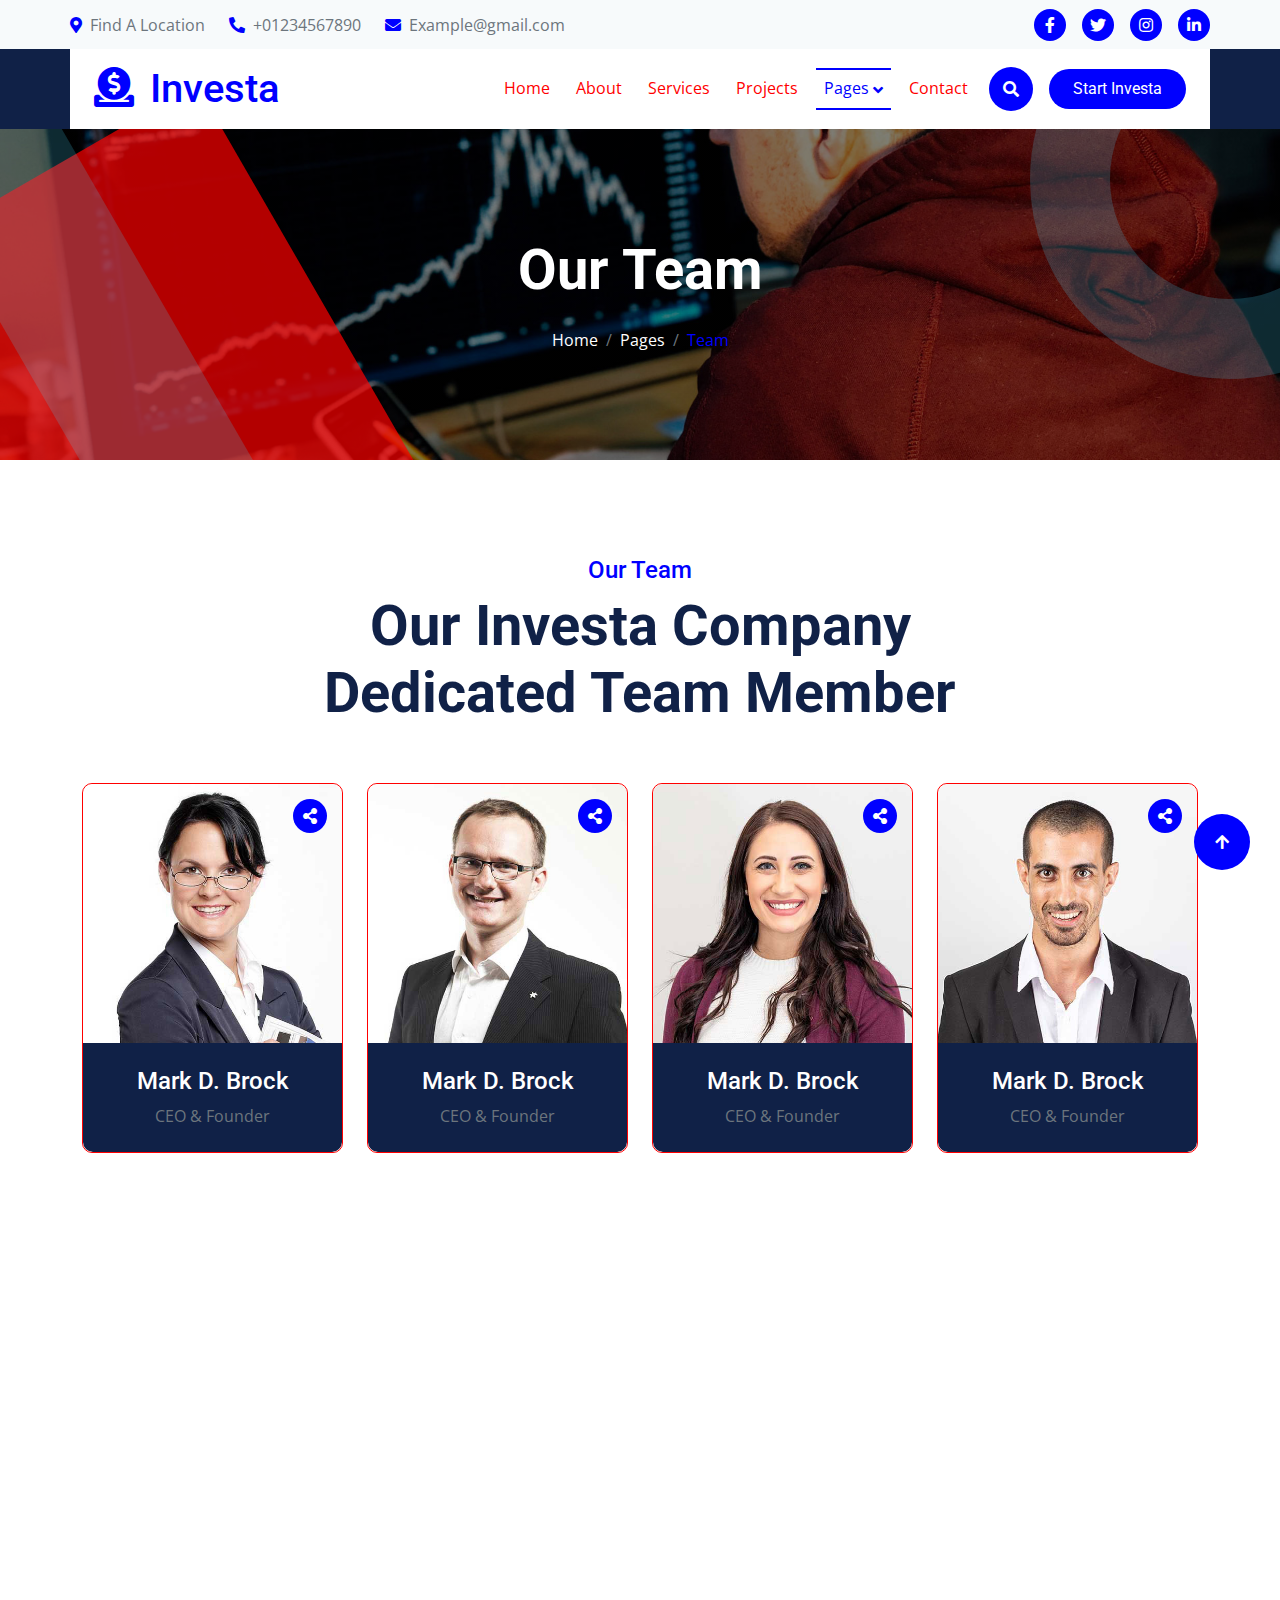
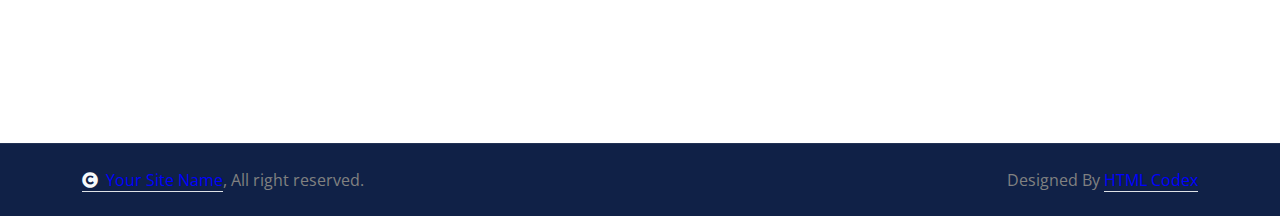
<file: team.html>
<!DOCTYPE html>
<html lang="en">

    <head>
        <meta charset="utf-8">
        <title>Investa - Investment Website Template</title>
        <meta content="width=device-width, initial-scale=1.0" name="viewport">
        <meta content="" name="keywords">
        <meta content="" name="description">

        <!-- Google Web Fonts -->
        <link rel="preconnect" href="https://fonts.googleapis.com">
        <link rel="preconnect" href="https://fonts.gstatic.com" crossorigin>
        <link href="https://fonts.googleapis.com/css2?family=Open+Sans:wght@400;500;600;700&family=Roboto:wght@400;500;700&display=swap" rel="stylesheet"> 

        <!-- Icon Font Stylesheet -->
        <link rel="stylesheet" href="https://use.fontawesome.com/releases/v5.15.4/css/all.css"/>
        <link href="https://cdn.jsdelivr.net/npm/bootstrap-icons@1.4.1/font/bootstrap-icons.css" rel="stylesheet">

        <!-- Libraries Stylesheet -->
        <link rel="stylesheet" href="https://cdnjs.cloudflare.com/ajax/libs/animate.css/4.1.1/animate.min.css"/>
        <link href="lib/animate/animate.min.css" rel="stylesheet">
        <link href="lib/owlcarousel/assets/owl.carousel.min.css" rel="stylesheet">
        <link href="lib/lightbox/css/lightbox.min.css" rel="stylesheet">


        <!-- Customized Bootstrap Stylesheet -->
        <link href="css/bootstrap.min.css" rel="stylesheet">

        <!-- Template Stylesheet -->
        <link href="css/style.css" rel="stylesheet">
    </head>

    <body>

        <!-- Spinner Start -->
        <div id="spinner" class="show bg-white position-fixed translate-middle w-100 vh-100 top-50 start-50 d-flex align-items-center justify-content-center">
            <div class="spinner-border text-primary" style="width: 3rem; height: 3rem;" role="status">
                <span class="sr-only">Loading...</span>
            </div>
        </div>
        <!-- Spinner End -->


        <!-- Topbar Start -->
        <div class="container-fluid topbar px-0 d-none d-lg-block">
            <div class="container px-0">
                <div class="row gx-0 align-items-center" style="height: 45px;">
                    <div class="col-lg-8 text-center text-lg-start mb-lg-0">
                        <div class="d-flex flex-wrap">
                            <a href="#" class="text-muted me-4"><i class="fas fa-map-marker-alt text-primary me-2"></i>Find A Location</a>
                            <a href="#" class="text-muted me-4"><i class="fas fa-phone-alt text-primary me-2"></i>+01234567890</a>
                            <a href="#" class="text-muted me-0"><i class="fas fa-envelope text-primary me-2"></i>Example@gmail.com</a>
                        </div>
                    </div>
                    <div class="col-lg-4 text-center text-lg-end">
                        <div class="d-flex align-items-center justify-content-end">
                            <a href="#" class="btn btn-primary btn-square rounded-circle nav-fill me-3"><i class="fab fa-facebook-f text-white"></i></a>
                            <a href="#" class="btn btn-primary btn-square rounded-circle nav-fill me-3"><i class="fab fa-twitter text-white"></i></a>
                            <a href="#" class="btn btn-primary btn-square rounded-circle nav-fill me-3"><i class="fab fa-instagram text-white"></i></a>
                            <a href="#" class="btn btn-primary btn-square rounded-circle nav-fill me-0"><i class="fab fa-linkedin-in text-white"></i></a>
                        </div>
                    </div>
                </div>
            </div>
        </div>
        <!-- Topbar End -->


        <!-- Navbar & Hero Start -->
        <div class="container-fluid sticky-top px-0">
            <div class="position-absolute bg-dark" style="left: 0; top: 0; width: 100%; height: 100%;">
            </div>
            <div class="container px-0">
                <nav class="navbar navbar-expand-lg navbar-dark bg-white py-3 px-4">
                    <a href="index.html" class="navbar-brand p-0">
                        <h1 class="text-primary m-0"><i class="fas fa-donate me-3"></i>Investa</h1>
                        <!-- <img src="img/logo.png" alt="Logo"> -->
                    </a>
                    <button class="navbar-toggler" type="button" data-bs-toggle="collapse" data-bs-target="#navbarCollapse">
                        <span class="fa fa-bars"></span>
                    </button>
                    <div class="collapse navbar-collapse" id="navbarCollapse">
                        <div class="navbar-nav ms-auto py-0">
                            <a href="index.html" class="nav-item nav-link">Home</a>
                            <a href="about.html" class="nav-item nav-link">About</a>
                            <a href="service.html" class="nav-item nav-link">Services</a>
                            <a href="project.html" class="nav-item nav-link">Projects</a>
                            <div class="nav-item dropdown active">
                                <a href="#" class="nav-link dropdown-toggle active" data-bs-toggle="dropdown">Pages</a>
                                <div class="dropdown-menu m-0">
                                    <a href="blog.html" class="dropdown-item">Our Blog</a>
                                    <a href="team.html" class="dropdown-item active">Our Team</a>
                                    <a href="testimonial.html" class="dropdown-item">Testimonial</a>
                                    <a href="faqs.html" class="dropdown-item">FAQs</a>
                                    <a href="404.html" class="dropdown-item">404 Page</a>
                                </div>
                            </div>
                            <a href="contact.html" class="nav-item nav-link">Contact</a>
                        </div>
                        <div class="d-flex align-items-center flex-nowrap pt-xl-0">
                            <button class="btn btn-primary btn-md-square mx-2" data-bs-toggle="modal" data-bs-target="#searchModal"><i class="fas fa-search"></i></button>
                            <a href="#" class="btn btn-primary rounded-pill text-white py-2 px-4 ms-2 flex-wrap flex-sm-shrink-0">Start Investa</a>
                        </div>
                    </div>
                </nav>
            </div>
        </div>
        <!-- Navbar & Hero End -->

        <!-- Modal Search Start -->
        <div class="modal fade" id="searchModal" tabindex="-1" aria-labelledby="exampleModalLabel" aria-hidden="true">
            <div class="modal-dialog modal-fullscreen">
                <div class="modal-content rounded-0">
                    <div class="modal-header">
                        <h4 class="modal-title mb-0" id="exampleModalLabel">Search by keyword</h4>
                        <button type="button" class="btn-close" data-bs-dismiss="modal" aria-label="Close"></button>
                    </div>
                    <div class="modal-body d-flex align-items-center">
                        <div class="input-group w-75 mx-auto d-flex">
                            <input type="search" class="form-control p-3" placeholder="keywords" aria-describedby="search-icon-1">
                            <span id="search-icon-1" class="input-group-text p-3"><i class="fa fa-search"></i></span>
                        </div>
                    </div>
                </div>
            </div>
        </div>
        <!-- Modal Search End -->

        <!-- Header Start -->
        <div class="container-fluid bg-breadcrumb">
            <div class="bg-breadcrumb-single"></div>
            <div class="container text-center py-5" style="max-width: 900px;">
                <h4 class="text-white display-4 mb-4 wow fadeInDown" data-wow-delay="0.1s">Our Team</h4>
                <ol class="breadcrumb justify-content-center mb-0 wow fadeInDown" data-wow-delay="0.3s">
                    <li class="breadcrumb-item"><a href="index.html">Home</a></li>
                    <li class="breadcrumb-item"><a href="#">Pages</a></li>
                    <li class="breadcrumb-item active text-primary">Team</li>
                </ol>    
            </div>
        </div>
        <!-- Header End -->

        <!-- Team Start -->
        <div class="container-fluid team py-5">
            <div class="container py-5">
                <div class="text-center mx-auto pb-5 wow fadeInUp" data-wow-delay="0.1s" style="max-width: 800px;">
                    <h4 class="text-primary">Our Team</h4>
                    <h1 class="display-4">Our Investa Company Dedicated Team Member</h1>
                </div>
                <div class="row g-4 justify-content-center">
                    <div class="col-sm-6 col-md-6 col-lg-4 col-xl-3 wow fadeInUp" data-wow-delay="0.1s">
                        <div class="team-item rounded">
                            <div class="team-img">
                                <img src="img/team-1.jpg" class="img-fluid w-100 rounded-top" alt="Image">
                                <div class="team-icon">
                                    <a class="btn btn-primary btn-sm-square text-white rounded-circle mb-3" href=""><i class="fas fa-share-alt"></i></a>
                                    <div class="team-icon-share">
                                        <a class="btn btn-primary btn-sm-square text-white rounded-circle mb-3" href=""><i class="fab fa-facebook-f"></i></a>
                                        <a class="btn btn-primary btn-sm-square text-white rounded-circle mb-3" href=""><i class="fab fa-twitter"></i></a>
                                        <a class="btn btn-primary btn-sm-square text-white rounded-circle mb-0" href=""><i class="fab fa-instagram"></i></a>
                                    </div>
                                </div>
                            </div>
                            <div class="team-content bg-dark text-center rounded-bottom p-4">
                                <div class="team-content-inner rounded-bottom">
                                    <h4 class="text-white">Mark D. Brock</h4>
                                    <p class="text-muted mb-0">CEO & Founder</p>
                                </div>
                            </div>
                        </div>
                    </div>
                    <div class="col-sm-6 col-md-6 col-lg-4 col-xl-3 wow fadeInUp" data-wow-delay="0.3s">
                        <div class="team-item rounded">
                            <div class="team-img">
                                <img src="img/team-2.jpg" class="img-fluid w-100 rounded-top" alt="Image">
                                <div class="team-icon">
                                    <a class="btn btn-primary btn-sm-square text-white rounded-circle mb-3" href=""><i class="fas fa-share-alt"></i></a>
                                    <div class="team-icon-share">
                                        <a class="btn btn-primary btn-sm-square text-white rounded-circle mb-3" href=""><i class="fab fa-facebook-f"></i></a>
                                        <a class="btn btn-primary btn-sm-square text-white rounded-circle mb-3" href=""><i class="fab fa-twitter"></i></a>
                                        <a class="btn btn-primary btn-sm-square text-white rounded-circle mb-0" href=""><i class="fab fa-instagram"></i></a>
                                    </div>
                                </div>
                            </div>
                            <div class="team-content bg-dark text-center rounded-bottom p-4">
                                <div class="team-content-inner rounded-bottom">
                                    <h4 class="text-white">Mark D. Brock</h4>
                                    <p class="text-muted mb-0">CEO & Founder</p>
                                </div>
                            </div>
                        </div>
                    </div>
                    <div class="col-sm-6 col-md-6 col-lg-4 col-xl-3 wow fadeInUp" data-wow-delay="0.5s">
                        <div class="team-item rounded">
                            <div class="team-img">
                                <img src="img/team-3.jpg" class="img-fluid w-100 rounded-top" alt="Image">
                                <div class="team-icon">
                                    <a class="btn btn-primary btn-sm-square text-white rounded-circle mb-3" href=""><i class="fas fa-share-alt"></i></a>
                                    <div class="team-icon-share">
                                        <a class="btn btn-primary btn-sm-square text-white rounded-circle mb-3" href=""><i class="fab fa-facebook-f"></i></a>
                                        <a class="btn btn-primary btn-sm-square text-white rounded-circle mb-3" href=""><i class="fab fa-twitter"></i></a>
                                        <a class="btn btn-primary btn-sm-square text-white rounded-circle mb-0" href=""><i class="fab fa-instagram"></i></a>
                                    </div>
                                </div>
                            </div>
                            <div class="team-content bg-dark text-center rounded-bottom p-4">
                                <div class="team-content-inner rounded-bottom">
                                    <h4 class="text-white">Mark D. Brock</h4>
                                    <p class="text-muted mb-0">CEO & Founder</p>
                                </div>
                            </div>
                        </div>
                    </div>
                    <div class="col-sm-6 col-md-6 col-lg-4 col-xl-3 wow fadeInUp" data-wow-delay="0.7s">
                        <div class="team-item rounded">
                            <div class="team-img">
                                <img src="img/team-4.jpg" class="img-fluid w-100 rounded-top" alt="Image">
                                <div class="team-icon">
                                    <a class="btn btn-primary btn-sm-square text-white rounded-circle mb-3" href=""><i class="fas fa-share-alt"></i></a>
                                    <div class="team-icon-share">
                                        <a class="btn btn-primary btn-sm-square text-white rounded-circle mb-3" href=""><i class="fab fa-facebook-f"></i></a>
                                        <a class="btn btn-primary btn-sm-square text-white rounded-circle mb-3" href=""><i class="fab fa-twitter"></i></a>
                                        <a class="btn btn-primary btn-sm-square text-white rounded-circle mb-0" href=""><i class="fab fa-instagram"></i></a>
                                    </div>
                                </div>
                            </div>
                            <div class="team-content bg-dark text-center rounded-bottom p-4">
                                <div class="team-content-inner rounded-bottom">
                                    <h4 class="text-white">Mark D. Brock</h4>
                                    <p class="text-muted mb-0">CEO & Founder</p>
                                </div>
                            </div>
                        </div>
                    </div>
                </div>
            </div>
        </div>
        <!-- Team End -->

        <!-- Footer Start -->
        <div class="container-fluid footer py-5 wow fadeIn" data-wow-delay="0.2s">
            <div class="container py-5">
                <div class="row g-5">
                    <div class="col-md-6 col-lg-6 col-xl-3">
                        <div class="footer-item d-flex flex-column">
                            <div class="footer-item">
                                <h4 class="text-white mb-4">Newsletter</h4>
                                <p class="mb-3">Dolor amet sit justo amet elitr clita ipsum elitr est.Lorem ipsum dolor sit amet, consectetur adipiscing elit consectetur adipiscing elit.</p>
                                <div class="position-relative mx-auto rounded-pill">
                                    <input class="form-control rounded-pill w-100 py-3 ps-4 pe-5" type="text" placeholder="Enter your email">
                                    <button type="button" class="btn btn-primary rounded-pill position-absolute top-0 end-0 py-2 mt-2 me-2">SignUp</button>
                                </div>
                            </div>
                        </div>
                    </div>
                    <div class="col-md-6 col-lg-6 col-xl-3">
                        <div class="footer-item d-flex flex-column">
                            <h4 class="text-white mb-4">Explore</h4>
                            <a href="#"><i class="fas fa-angle-right me-2"></i> Home</a>
                            <a href="#"><i class="fas fa-angle-right me-2"></i> Services</a>
                            <a href="#"><i class="fas fa-angle-right me-2"></i> About Us</a>
                            <a href="#"><i class="fas fa-angle-right me-2"></i> Latest Projects</a>
                            <a href="#"><i class="fas fa-angle-right me-2"></i> testimonial</a>
                            <a href="#"><i class="fas fa-angle-right me-2"></i> Our Team</a>
                            <a href="#"><i class="fas fa-angle-right me-2"></i> Contact Us</a>
                        </div>
                    </div>
                    <div class="col-md-6 col-lg-6 col-xl-3">
                        <div class="footer-item d-flex flex-column">
                            <h4 class="text-white mb-4">Contact Info</h4>
                            <a href=""><i class="fa fa-map-marker-alt me-2"></i> 123 Street, New York, USA</a>
                            <a href=""><i class="fas fa-envelope me-2"></i> info@example.com</a>
                            <a href=""><i class="fas fa-envelope me-2"></i> info@example.com</a>
                            <a href=""><i class="fas fa-phone me-2"></i> +012 345 67890</a>
                            <a href="" class="mb-3"><i class="fas fa-print me-2"></i> +012 345 67890</a>
                            <div class="d-flex align-items-center">
                                <a class="btn btn-light btn-md-square me-2" href=""><i class="fab fa-facebook-f"></i></a>
                                <a class="btn btn-light btn-md-square me-2" href=""><i class="fab fa-twitter"></i></a>
                                <a class="btn btn-light btn-md-square me-2" href=""><i class="fab fa-instagram"></i></a>
                                <a class="btn btn-light btn-md-square me-0" href=""><i class="fab fa-linkedin-in"></i></a>
                            </div>
                        </div>
                    </div>
                    <div class="col-md-6 col-lg-6 col-xl-3">
                        <div class="footer-item-post d-flex flex-column">
                            <h4 class="text-white mb-4">Popular Post</h4>
                            <div class="d-flex flex-column mb-3">
                                <p class="text-uppercase text-primary mb-2">Investment</p>
                                <a href="#" class="text-body">Revisiting Your Investment & Distribution Goals</a>
                            </div>
                            <div class="d-flex flex-column mb-3">
                                <p class="text-uppercase text-primary mb-2">Business</p>
                                <a href="#" class="text-body">Dimensional Fund Advisors Interview with Director</a>
                            </div>
                            <div class="footer-btn text-start">
                                <a href="#" class="btn btn-light rounded-pill px-4">View All Post <i class="fa fa-arrow-right ms-1"></i></a>
                            </div>
                        </div>
                    </div>
                </div>
            </div>
        </div>
        <!-- Footer End -->

        
        <!-- Copyright Start -->
        <div class="container-fluid copyright py-4">
            <div class="container">
                <div class="row g-4 align-items-center">
                    <div class="col-md-6 text-center text-md-start mb-md-0">
                        <span class="text-body"><a href="#" class="border-bottom text-primary"><i class="fas fa-copyright text-light me-2"></i>Your Site Name</a>, All right reserved.</span>
                    </div>
                    <div class="col-md-6 text-center text-md-end text-body">
                        <!--/*** This template is free as long as you keep the below author’s credit link/attribution link/backlink. ***/-->
                        <!--/*** If you'd like to use the template without the below author’s credit link/attribution link/backlink, ***/-->
                        <!--/*** you can purchase the Credit Removal License from "https://htmlcodex.com/credit-removal". ***/-->
                        Designed By <a class="border-bottom text-primary" href="https://htmlcodex.com">HTML Codex</a>
                    </div>
                </div>
            </div>
        </div>
        <!-- Copyright End -->


        <!-- Back to Top -->
        <a href="#" class="btn btn-primary btn-lg-square back-to-top"><i class="fa fa-arrow-up"></i></a>   

        
    <!-- JavaScript Libraries -->
    <script src="https://ajax.googleapis.com/ajax/libs/jquery/3.6.4/jquery.min.js"></script>
    <script src="https://cdn.jsdelivr.net/npm/bootstrap@5.0.0/dist/js/bootstrap.bundle.min.js"></script>
    <script src="lib/wow/wow.min.js"></script>
    <script src="lib/easing/easing.min.js"></script>
    <script src="lib/waypoints/waypoints.min.js"></script>
    <script src="lib/counterup/counterup.min.js"></script>
    <script src="lib/owlcarousel/owl.carousel.min.js"></script>
    <script src="lib/lightbox/js/lightbox.min.js"></script>
    

    <!-- Template Javascript -->
    <script src="js/main.js"></script>
    </body>

</html>
</file>
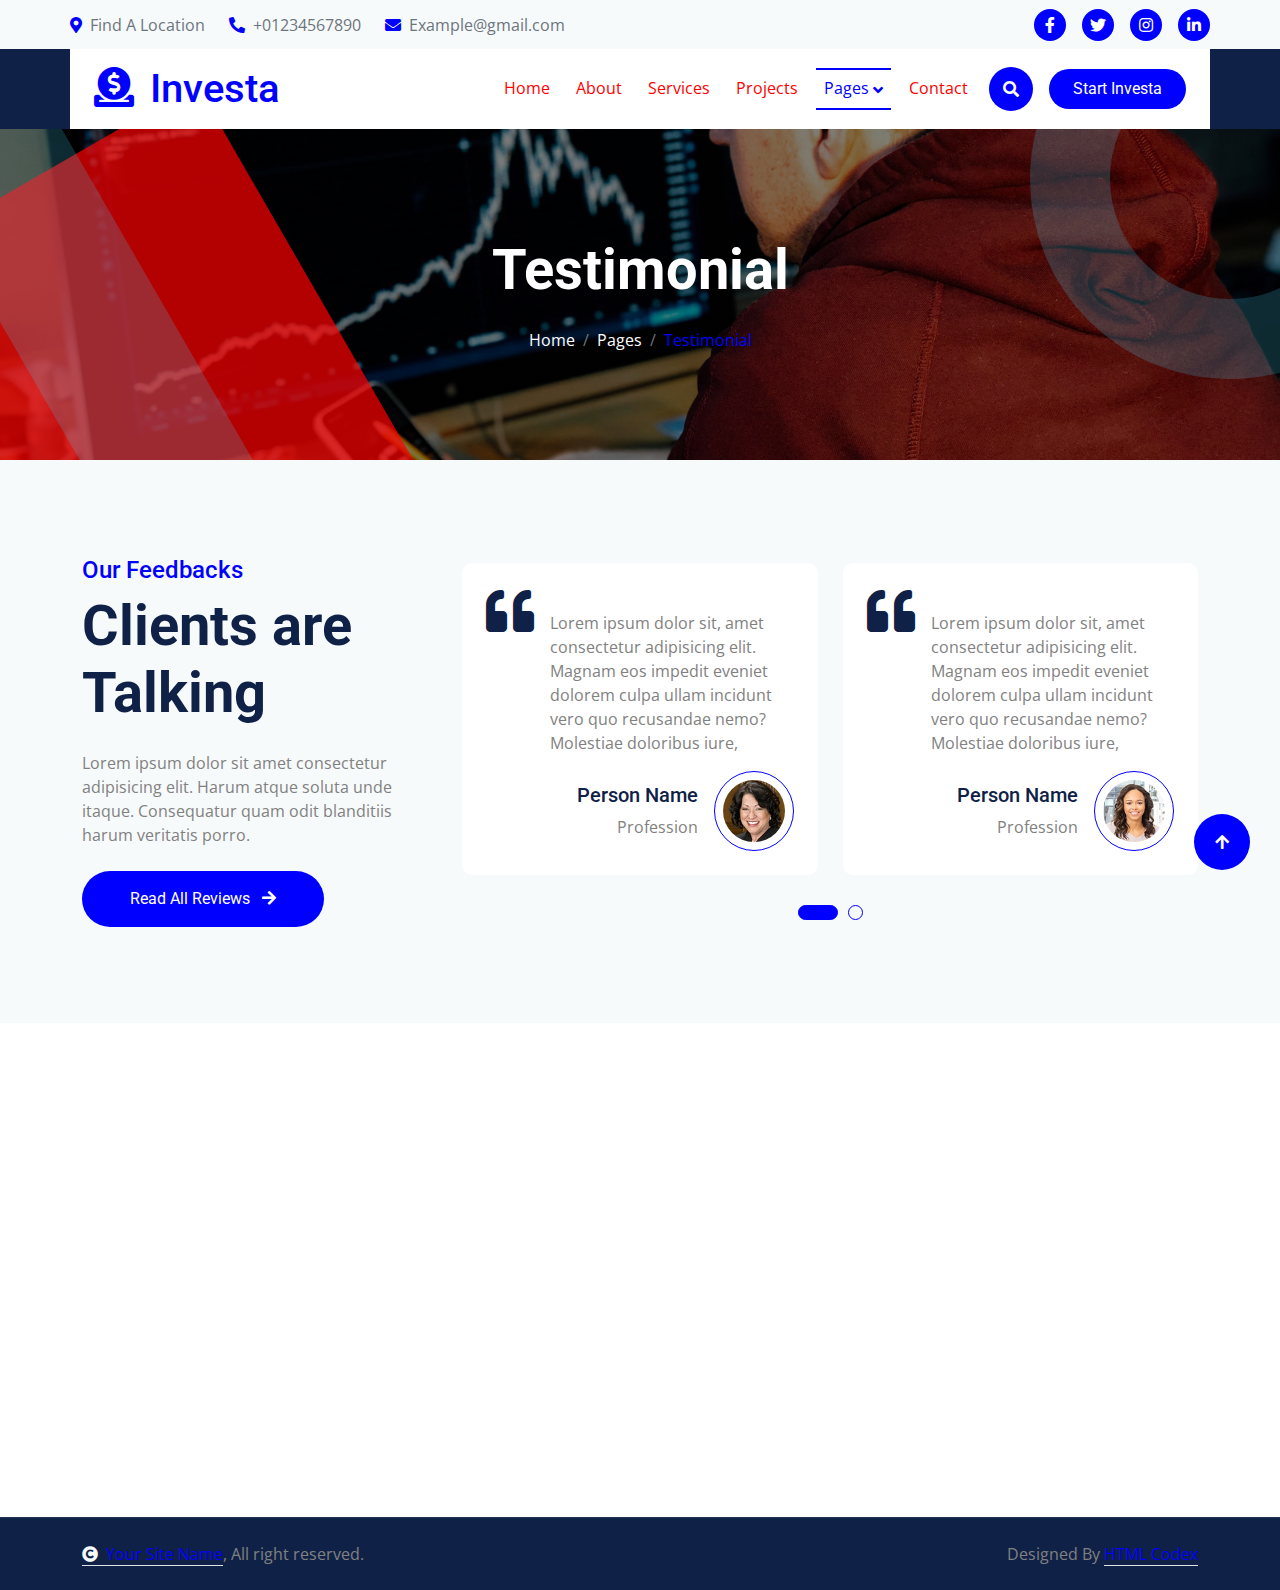
<file: testimonial.html>
<!DOCTYPE html>
<html lang="en">

    <head>
        <meta charset="utf-8">
        <title>Investa - Investment Website Template</title>
        <meta content="width=device-width, initial-scale=1.0" name="viewport">
        <meta content="" name="keywords">
        <meta content="" name="description">

        <!-- Google Web Fonts -->
        <link rel="preconnect" href="https://fonts.googleapis.com">
        <link rel="preconnect" href="https://fonts.gstatic.com" crossorigin>
        <link href="https://fonts.googleapis.com/css2?family=Open+Sans:wght@400;500;600;700&family=Roboto:wght@400;500;700&display=swap" rel="stylesheet"> 

        <!-- Icon Font Stylesheet -->
        <link rel="stylesheet" href="https://use.fontawesome.com/releases/v5.15.4/css/all.css"/>
        <link href="https://cdn.jsdelivr.net/npm/bootstrap-icons@1.4.1/font/bootstrap-icons.css" rel="stylesheet">

        <!-- Libraries Stylesheet -->
        <link rel="stylesheet" href="https://cdnjs.cloudflare.com/ajax/libs/animate.css/4.1.1/animate.min.css"/>
        <link href="lib/animate/animate.min.css" rel="stylesheet">
        <link href="lib/owlcarousel/assets/owl.carousel.min.css" rel="stylesheet">
        <link href="lib/lightbox/css/lightbox.min.css" rel="stylesheet">


        <!-- Customized Bootstrap Stylesheet -->
        <link href="css/bootstrap.min.css" rel="stylesheet">

        <!-- Template Stylesheet -->
        <link href="css/style.css" rel="stylesheet">
    </head>

    <body>

        <!-- Spinner Start -->
        <div id="spinner" class="show bg-white position-fixed translate-middle w-100 vh-100 top-50 start-50 d-flex align-items-center justify-content-center">
            <div class="spinner-border text-primary" style="width: 3rem; height: 3rem;" role="status">
                <span class="sr-only">Loading...</span>
            </div>
        </div>
        <!-- Spinner End -->


        <!-- Topbar Start -->
        <div class="container-fluid topbar px-0 d-none d-lg-block">
            <div class="container px-0">
                <div class="row gx-0 align-items-center" style="height: 45px;">
                    <div class="col-lg-8 text-center text-lg-start mb-lg-0">
                        <div class="d-flex flex-wrap">
                            <a href="#" class="text-muted me-4"><i class="fas fa-map-marker-alt text-primary me-2"></i>Find A Location</a>
                            <a href="#" class="text-muted me-4"><i class="fas fa-phone-alt text-primary me-2"></i>+01234567890</a>
                            <a href="#" class="text-muted me-0"><i class="fas fa-envelope text-primary me-2"></i>Example@gmail.com</a>
                        </div>
                    </div>
                    <div class="col-lg-4 text-center text-lg-end">
                        <div class="d-flex align-items-center justify-content-end">
                            <a href="#" class="btn btn-primary btn-square rounded-circle nav-fill me-3"><i class="fab fa-facebook-f text-white"></i></a>
                            <a href="#" class="btn btn-primary btn-square rounded-circle nav-fill me-3"><i class="fab fa-twitter text-white"></i></a>
                            <a href="#" class="btn btn-primary btn-square rounded-circle nav-fill me-3"><i class="fab fa-instagram text-white"></i></a>
                            <a href="#" class="btn btn-primary btn-square rounded-circle nav-fill me-0"><i class="fab fa-linkedin-in text-white"></i></a>
                        </div>
                    </div>
                </div>
            </div>
        </div>
        <!-- Topbar End -->


        <!-- Navbar & Hero Start -->
        <div class="container-fluid sticky-top px-0">
            <div class="position-absolute bg-dark" style="left: 0; top: 0; width: 100%; height: 100%;">
            </div>
            <div class="container px-0">
                <nav class="navbar navbar-expand-lg navbar-dark bg-white py-3 px-4">
                    <a href="index.html" class="navbar-brand p-0">
                        <h1 class="text-primary m-0"><i class="fas fa-donate me-3"></i>Investa</h1>
                        <!-- <img src="img/logo.png" alt="Logo"> -->
                    </a>
                    <button class="navbar-toggler" type="button" data-bs-toggle="collapse" data-bs-target="#navbarCollapse">
                        <span class="fa fa-bars"></span>
                    </button>
                    <div class="collapse navbar-collapse" id="navbarCollapse">
                        <div class="navbar-nav ms-auto py-0">
                            <a href="index.html" class="nav-item nav-link">Home</a>
                            <a href="about.html" class="nav-item nav-link">About</a>
                            <a href="service.html" class="nav-item nav-link">Services</a>
                            <a href="project.html" class="nav-item nav-link">Projects</a>
                            <div class="nav-item dropdown active">
                                <a href="#" class="nav-link dropdown-toggle active" data-bs-toggle="dropdown">Pages</a>
                                <div class="dropdown-menu m-0">
                                    <a href="blog.html" class="dropdown-item">Our Blog</a>
                                    <a href="team.html" class="dropdown-item">Our Team</a>
                                    <a href="testimonial.html" class="dropdown-item active">Testimonial</a>
                                    <a href="faqs.html" class="dropdown-item">FAQs</a>
                                    <a href="404.html" class="dropdown-item">404 Page</a>
                                </div>
                            </div>
                            <a href="contact.html" class="nav-item nav-link">Contact</a>
                        </div>
                        <div class="d-flex align-items-center flex-nowrap pt-xl-0">
                            <button class="btn btn-primary btn-md-square mx-2" data-bs-toggle="modal" data-bs-target="#searchModal"><i class="fas fa-search"></i></button>
                            <a href="#" class="btn btn-primary rounded-pill text-white py-2 px-4 ms-2 flex-wrap flex-sm-shrink-0">Start Investa</a>
                        </div>
                    </div>
                </nav>
            </div>
        </div>
        <!-- Navbar & Hero End -->

        <!-- Modal Search Start -->
        <div class="modal fade" id="searchModal" tabindex="-1" aria-labelledby="exampleModalLabel" aria-hidden="true">
            <div class="modal-dialog modal-fullscreen">
                <div class="modal-content rounded-0">
                    <div class="modal-header">
                        <h4 class="modal-title mb-0" id="exampleModalLabel">Search by keyword</h4>
                        <button type="button" class="btn-close" data-bs-dismiss="modal" aria-label="Close"></button>
                    </div>
                    <div class="modal-body d-flex align-items-center">
                        <div class="input-group w-75 mx-auto d-flex">
                            <input type="search" class="form-control p-3" placeholder="keywords" aria-describedby="search-icon-1">
                            <span id="search-icon-1" class="input-group-text p-3"><i class="fa fa-search"></i></span>
                        </div>
                    </div>
                </div>
            </div>
        </div>
        <!-- Modal Search End -->

        <!-- Header Start -->
        <div class="container-fluid bg-breadcrumb">
            <div class="bg-breadcrumb-single"></div>
            <div class="container text-center py-5" style="max-width: 900px;">
                <h4 class="text-white display-4 mb-4 wow fadeInDown" data-wow-delay="0.1s">Testimonial</h4>
                <ol class="breadcrumb justify-content-center mb-0 wow fadeInDown" data-wow-delay="0.3s">
                    <li class="breadcrumb-item"><a href="index.html">Home</a></li>
                    <li class="breadcrumb-item"><a href="#">Pages</a></li>
                    <li class="breadcrumb-item active text-primary">Testimonial</li>
                </ol>    
            </div>
        </div>
        <!-- Header End -->

        <!-- Testimonial Start -->
        <div class="container-fluid testimonial bg-light py-5">
            <div class="container py-5">
                <div class="row g-4 align-items-center">
                    <div class="col-xl-4 wow fadeInLeft" data-wow-delay="0.1s">
                        <div class="h-100 rounded">
                            <h4 class="text-primary">Our Feedbacks</h4>
                            <h1 class="display-4 mb-4">Clients are Talking</h1>
                            <p class="mb-4">Lorem ipsum dolor sit amet consectetur adipisicing elit. Harum atque soluta unde itaque. Consequatur quam odit blanditiis harum veritatis porro.</p>
                            <a class="btn btn-primary rounded-pill text-white py-3 px-5" href="#">Read All Reviews <i class="fas fa-arrow-right ms-2"></i></a>
                        </div>
                    </div>
                    <div class="col-xl-8">
                        <div class="testimonial-carousel owl-carousel wow fadeInUp" data-wow-delay="0.1s">
                            <div class="testimonial-item bg-white rounded p-4 wow fadeInUp" data-wow-delay="0.3s">
                                <div class="d-flex">
                                    <div><i class="fas fa-quote-left fa-3x text-dark me-3"></i></div>
                                    <p class="mt-4">Lorem ipsum dolor sit, amet consectetur adipisicing elit. Magnam eos impedit eveniet dolorem culpa ullam incidunt vero quo recusandae nemo? Molestiae doloribus iure,
                                    </p>
                                </div>
                                <div class="d-flex justify-content-end">
                                    <div class="my-auto text-end">
                                        <h5>Person Name</h5>
                                        <p class="mb-0">Profession</p>
                                    </div>
                                    <div class="bg-white rounded-circle ms-3">
                                        <img src="img/testimonial-1.jpg" class="rounded-circle p-2" style="width: 80px; height: 80px; border: 1px solid; border-color: var(--bs-primary);" alt="">
                                    </div>
                                </div>
                            </div>
                            <div class="testimonial-item bg-white rounded p-4 wow fadeInUp" data-wow-delay="0.5s">
                                <div class="d-flex">
                                    <div><i class="fas fa-quote-left fa-3x text-dark me-3"></i></div>
                                    <p class="mt-4">Lorem ipsum dolor sit, amet consectetur adipisicing elit. Magnam eos impedit eveniet dolorem culpa ullam incidunt vero quo recusandae nemo? Molestiae doloribus iure,
                                    </p>
                                </div>
                                <div class="d-flex justify-content-end">
                                    <div class="my-auto text-end">
                                        <h5>Person Name</h5>
                                        <p class="mb-0">Profession</p>
                                    </div>
                                    <div class="bg-white rounded-circle ms-3">
                                        <img src="img/testimonial-2.jpg" class="rounded-circle p-2" style="width: 80px; height: 80px; border: 1px solid; border-color: var(--bs-primary);" alt="">
                                    </div>
                                </div>
                            </div>
                            <div class="testimonial-item bg-white rounded p-4 wow fadeInUp" data-wow-delay="0.7s">
                                <div class="d-flex">
                                    <div><i class="fas fa-quote-left fa-3x text-dark me-3"></i></div>
                                    <p class="mt-4">Lorem ipsum dolor sit, amet consectetur adipisicing elit. Magnam eos impedit eveniet dolorem culpa ullam incidunt vero quo recusandae nemo? Molestiae doloribus iure,
                                    </p>
                                </div>
                                <div class="d-flex justify-content-end">
                                    <div class="my-auto text-end">
                                        <h5>Person Name</h5>
                                        <p class="mb-0">Profession</p>
                                    </div>
                                    <div class="bg-white rounded-circle ms-3">
                                        <img src="img/testimonial-3.jpg" class="rounded-circle p-2" style="width: 80px; height: 80px; border: 1px solid; border-color: var(--bs-primary);" alt="">
                                    </div>
                                </div>
                            </div>
                        </div>
                    </div>
                </div>
            </div>
        </div>
        <!-- Testimonial End -->

        <!-- Footer Start -->
        <div class="container-fluid footer py-5 wow fadeIn" data-wow-delay="0.2s">
            <div class="container py-5">
                <div class="row g-5">
                    <div class="col-md-6 col-lg-6 col-xl-3">
                        <div class="footer-item d-flex flex-column">
                            <div class="footer-item">
                                <h4 class="text-white mb-4">Newsletter</h4>
                                <p class="mb-3">Dolor amet sit justo amet elitr clita ipsum elitr est.Lorem ipsum dolor sit amet, consectetur adipiscing elit consectetur adipiscing elit.</p>
                                <div class="position-relative mx-auto rounded-pill">
                                    <input class="form-control rounded-pill w-100 py-3 ps-4 pe-5" type="text" placeholder="Enter your email">
                                    <button type="button" class="btn btn-primary rounded-pill position-absolute top-0 end-0 py-2 mt-2 me-2">SignUp</button>
                                </div>
                            </div>
                        </div>
                    </div>
                    <div class="col-md-6 col-lg-6 col-xl-3">
                        <div class="footer-item d-flex flex-column">
                            <h4 class="text-white mb-4">Explore</h4>
                            <a href="#"><i class="fas fa-angle-right me-2"></i> Home</a>
                            <a href="#"><i class="fas fa-angle-right me-2"></i> Services</a>
                            <a href="#"><i class="fas fa-angle-right me-2"></i> About Us</a>
                            <a href="#"><i class="fas fa-angle-right me-2"></i> Latest Projects</a>
                            <a href="#"><i class="fas fa-angle-right me-2"></i> testimonial</a>
                            <a href="#"><i class="fas fa-angle-right me-2"></i> Our Team</a>
                            <a href="#"><i class="fas fa-angle-right me-2"></i> Contact Us</a>
                        </div>
                    </div>
                    <div class="col-md-6 col-lg-6 col-xl-3">
                        <div class="footer-item d-flex flex-column">
                            <h4 class="text-white mb-4">Contact Info</h4>
                            <a href=""><i class="fa fa-map-marker-alt me-2"></i> 123 Street, New York, USA</a>
                            <a href=""><i class="fas fa-envelope me-2"></i> info@example.com</a>
                            <a href=""><i class="fas fa-envelope me-2"></i> info@example.com</a>
                            <a href=""><i class="fas fa-phone me-2"></i> +012 345 67890</a>
                            <a href="" class="mb-3"><i class="fas fa-print me-2"></i> +012 345 67890</a>
                            <div class="d-flex align-items-center">
                                <a class="btn btn-light btn-md-square me-2" href=""><i class="fab fa-facebook-f"></i></a>
                                <a class="btn btn-light btn-md-square me-2" href=""><i class="fab fa-twitter"></i></a>
                                <a class="btn btn-light btn-md-square me-2" href=""><i class="fab fa-instagram"></i></a>
                                <a class="btn btn-light btn-md-square me-0" href=""><i class="fab fa-linkedin-in"></i></a>
                            </div>
                        </div>
                    </div>
                    <div class="col-md-6 col-lg-6 col-xl-3">
                        <div class="footer-item-post d-flex flex-column">
                            <h4 class="text-white mb-4">Popular Post</h4>
                            <div class="d-flex flex-column mb-3">
                                <p class="text-uppercase text-primary mb-2">Investment</p>
                                <a href="#" class="text-body">Revisiting Your Investment & Distribution Goals</a>
                            </div>
                            <div class="d-flex flex-column mb-3">
                                <p class="text-uppercase text-primary mb-2">Business</p>
                                <a href="#" class="text-body">Dimensional Fund Advisors Interview with Director</a>
                            </div>
                            <div class="footer-btn text-start">
                                <a href="#" class="btn btn-light rounded-pill px-4">View All Post <i class="fa fa-arrow-right ms-1"></i></a>
                            </div>
                        </div>
                    </div>
                </div>
            </div>
        </div>
        <!-- Footer End -->

        
        <!-- Copyright Start -->
        <div class="container-fluid copyright py-4">
            <div class="container">
                <div class="row g-4 align-items-center">
                    <div class="col-md-6 text-center text-md-start mb-md-0">
                        <span class="text-body"><a href="#" class="border-bottom text-primary"><i class="fas fa-copyright text-light me-2"></i>Your Site Name</a>, All right reserved.</span>
                    </div>
                    <div class="col-md-6 text-center text-md-end text-body">
                        <!--/*** This template is free as long as you keep the below author’s credit link/attribution link/backlink. ***/-->
                        <!--/*** If you'd like to use the template without the below author’s credit link/attribution link/backlink, ***/-->
                        <!--/*** you can purchase the Credit Removal License from "https://htmlcodex.com/credit-removal". ***/-->
                        Designed By <a class="border-bottom text-primary" href="https://htmlcodex.com">HTML Codex</a>
                    </div>
                </div>
            </div>
        </div>
        <!-- Copyright End -->


        <!-- Back to Top -->
        <a href="#" class="btn btn-primary btn-lg-square back-to-top"><i class="fa fa-arrow-up"></i></a>   

        
    <!-- JavaScript Libraries -->
    <script src="https://ajax.googleapis.com/ajax/libs/jquery/3.6.4/jquery.min.js"></script>
    <script src="https://cdn.jsdelivr.net/npm/bootstrap@5.0.0/dist/js/bootstrap.bundle.min.js"></script>
    <script src="lib/wow/wow.min.js"></script>
    <script src="lib/easing/easing.min.js"></script>
    <script src="lib/waypoints/waypoints.min.js"></script>
    <script src="lib/counterup/counterup.min.js"></script>
    <script src="lib/owlcarousel/owl.carousel.min.js"></script>
    <script src="lib/lightbox/js/lightbox.min.js"></script>
    

    <!-- Template Javascript -->
    <script src="js/main.js"></script>
    </body>

</html>
</file>
<file: css/style.css>
/*** Spinner Start ***/
/*** Spinner ***/
#spinner {
    opacity: 0;
    visibility: hidden;
    transition: opacity .5s ease-out, visibility 0s linear .5s;
    z-index: 99999;
}

#spinner.show {
    transition: opacity .5s ease-out, visibility 0s linear 0s;
    visibility: visible;
    opacity: 1;
}

/*** Spinner End ***/

.back-to-top {
    position: fixed;
    right: 30px;
    bottom: 30px;
    display: flex;
    width: 45px;
    height: 45px;
    align-items: center;
    justify-content: center;
    transition: 0.5s;
    z-index: 99;
}

/*** Button Start ***/
.btn {
    font-weight: 600;
    transition: .5s;
}

.btn-square {
    width: 32px;
    height: 32px;
}

.btn-sm-square {
    width: 34px;
    height: 34px;
}

.btn-md-square {
    width: 44px;
    height: 44px;
}

.btn-lg-square {
    width: 56px;
    height: 56px;
}

.btn-xl-square {
    width: 66px;
    height: 66px;
}

.btn-square,
.btn-sm-square,
.btn-md-square,
.btn-lg-square,
.btn-xl-square {
    padding: 0;
    display: flex;
    align-items: center;
    justify-content: center;
    font-weight: normal;
    border-radius: 50%;
}

.btn.btn-primary {
    background: var(--bs-primary) !important;
    color: var(--bs-white) !important;
    font-family: 'Roboto', sans-serif;
    border: none;
    font-weight: 400;
    transition: 0.5s;
}

.btn.btn-primary:hover {
    background: var(--bs-dark) !important;
    color: var(--bs-light) !important;
}

.btn.btn-dark {
    background: var(--bs-dark) !important;
    color: var(--bs-white) !important;
    font-family: 'Roboto', sans-serif;
    border: none;
    font-weight: 400;
    transition: 0.5s;
}

.btn.btn-dark:hover {
    background: var(--bs-white) !important;
    color: var(--bs-dark) !important;
}

.btn.btn-light {
    background: var(--bs-primary) !important;
    color: var(--bs-white) !important;
    font-family: 'Roboto', sans-serif;
    border: none;
    font-weight: 400;
    transition: 0.5s;
}

.btn.btn-light:hover {
    background: var(--bs-white) !important;
    color: var(--bs-dark) !important;
}

/*** Topbar Start ***/
.topbar {
    padding: 2px 10px 2px 20px;
    background: var(--bs-light) !important;
}

@media (max-width: 768px) {
    .topbar {
        display: none;
    }
}

/*** Topbar End ***/

/*** Navbar ***/
.sticky-top,
.sticky-top .container {
    transition: 0.5s !important;
}

.navbar .navbar-nav .nav-item.nav-link,
.navbar .navbar-nav .nav-link {
    color: var(--bs-dark) !important;
}

.navbar .navbar-nav .nav-item {
    position: relative;
    margin: 0 5px !important;
}

.navbar .navbar-nav .nav-item::before,
.navbar .navbar-nav .nav-item::after {
    position: absolute;
    content: "";
    width: 0;
    height: 0;
    border: 0px solid var(--bs-primary);
    transition: 0.5s;
}

.navbar .navbar-nav .nav-item::before {
    top: 0;
    left: 0;
}

.navbar .navbar-nav .nav-item::after {
    bottom: 0;
    right: 0;
}

.navbar .navbar-nav .nav-item:hover::after,
.navbar .navbar-nav .nav-item:hover::before,
.navbar .navbar-nav .nav-item.active::after,
.navbar .navbar-nav .nav-item.active::before {
    width: 100%;
    border-width: 1px;
}

.navbar .navbar-nav .nav-link:hover,
.navbar .navbar-nav .nav-link.active,
.sticky-top .navbar .navbar-nav .nav-link:hover,
.sticky-top .navbar .navbar-nav .nav-link.active {
    color: var(--bs-primary) !important;
}

.navbar .dropdown-toggle::after {
    border: none;
    content: "\f107" !important;
    font-family: "Font Awesome 5 Free";
    font-weight: 600;
    vertical-align: middle;
}

@media (min-width: 1200px) {
    .navbar .nav-item .dropdown-menu {
        display: block;
        visibility: hidden;
        top: 100%;
        transform: rotateX(-75deg);
        transform-origin: 0% 0%;
        border: 0;
        border-radius: 10px;
        margin-top: 20px !important;
        transition: .5s;
        opacity: 0;
        z-index: 9;
    }
}

@media (max-width: 1200px) {
    .navbar .nav-item .dropdown-menu {
        margin-top: 15px !important;
        transition: 0.5s;
    }
}

@media (max-width: 991px) {
    .navbar .navbar-nav .nav-item.nav-link {
        margin: 15px 0 !important;
    }

}

.dropdown .dropdown-menu a:hover {
    background: var(--bs-primary) !important;
    color: var(--bs-white);
}

.navbar .nav-item:hover .dropdown-menu {
    transform: rotateX(0deg);
    visibility: visible;
    background: var(--bs-light) !important;
    margin-top: 20px !important;
    transition: .5s;
    opacity: 1;
}

.navbar .navbar-toggler {
    padding: 8px 15px;
    color: var(--bs-dark);
    background: var(--bs-primary);
}

#searchModal .modal-content {
    background: rgba(250, 250, 250, .6);
}

/*** Navbar End ***/

/*** Carousel Header Start ***/
.header-carousel .header-carousel-item {
    position: relative;
    overflow: hidden;
    z-index: 1;
}

.owl-prev,
.owl-next {
    position: absolute;
    width: 60px;
    height: 60px;
    top: 50%;
    transform: translateY(-50%);
    padding: 20px 20px;
    border-radius: 40px;
    background: var(--bs-primary);
    color: var(--bs-white);
    display: flex;
    align-items: center;
    justify-content: center;
    transition: 0.5s;
}

.owl-prev {
    left: 30px;
}

.owl-next {
    right: 30px;
}

.owl-prev:hover,
.owl-next:hover {
    background: var(--bs-dark) !important;
    color: var(--bs-white) !important;
}

.header-carousel .header-carousel-item-img-1,
.header-carousel .header-carousel-item-img-2,
.header-carousel .header-carousel-item-img-3 {
    position: relative;
    overflow: hidden;
}

.header-carousel .header-carousel-item-img-1::before,
.header-carousel .header-carousel-item-img-2::before,
.header-carousel .header-carousel-item-img-3::before {
    content: "";
    position: absolute;
    width: 600px;
    height: 600px;
    top: -300px;
    right: -300px;
    border-radius: 300px;
    border: 100px solid rgba(68, 210, 246, 0.2);
    animation: RotateMoveCircle 10s linear infinite;
    background: transparent;
    z-index: 2 !important;
}

@keyframes RotateMoveCircle {
    0% {
        top: -400px;
    }

    50% {
        right: -200px;
    }

    75% {
        top: -200px;
    }

    100% {
        top: -400px;
    }
}

.header-carousel .header-carousel-item-img-1::after,
.header-carousel .header-carousel-item-img-2::after,
.header-carousel .header-carousel-item-img-3::after {
    content: "";
    position: absolute;
    width: 150px;
    height: 1200px;
    top: -150px;
    left: 70px;
    transform: rotate(-30deg);
    background: rgba(68, 210, 246, 0.2);
    animation: RotateMoveRight 5s linear infinite;
    z-index: 2 !important;
}

@keyframes RotateMoveRight {
    0% {
        left: 0px;
    }

    50% {
        left: 70px;
    }

    100% {
        left: 0px;
    }
}

.header-carousel .header-carousel-item::before {
    content: "";
    position: absolute;
    width: 300px;
    height: 1200px;
    top: -150px;
    left: -265px;
    transform: rotate(-30deg);
    background: var(--bs-dark);
    animation: RotateMoveLeft 5s linear infinite;
    opacity: 0.7;
    z-index: 2 !important;
}

@keyframes RotateMoveLeft {
    0% {
        left: -240px;
    }

    50% {
        left: -300px;
    }

    100% {
        left: -240px;
    }
}

.header-carousel .header-carousel-item::after {
    content: "";
    position: absolute;
    width: 100%;
    height: 100%;
    top: 0;
    left: 0;
    background: rgba(0, 0, 0, 0.5);
    z-index: 2 !important;
}

.header-carousel .header-carousel-item .carousel-caption {
    position: absolute;
    width: 80%;
    height: 100%;
    top: 0;
    left: 50%;
    transform: translateX(-50%);
    display: flex;
    flex-direction: column;
    justify-content: center;
    z-index: 9;
}

@media (max-width: 992px) {
    .header-carousel .header-carousel-item .carousel-caption {
        width: 100% !important;
        margin-left: 0 !important;
        padding: 0 10px;
    }

    .header-carousel-item img {
        height: 700px;
        object-fit: cover;
    }

    .owl-prev,
    .owl-next {
        display: none !important;
    }
}

/*** Header Carousel End ***/

/*** Single Page Hero Header Start ***/
.bg-breadcrumb {
    position: relative;
    overflow: hidden;
    background: linear-gradient(rgba(0, 0, 0, 0.5), rgba(0, 0, 0, 0.5)), url(../img/carousel-1.jpg);
    background-position: center center;
    background-repeat: no-repeat;
    background-size: cover;
    padding: 60px 0 60px 0;
}

.bg-breadcrumb .breadcrumb-item a {
    color: var(--bs-white) !important;
}

.bg-breadcrumb .bg-breadcrumb-single {
    position: absolute;
    width: 500px;
    height: 1200px;
    top: 0px;
    left: 0;
    margin-left: 30px;
    transform: rotate(-30deg);
    background: var(--bs-dark);
    animation: RotateMoveLeft 5s linear infinite;
    opacity: 0.7;
    z-index: 2 !important;
}


.bg-breadcrumb::before {
    content: "";
    position: absolute;
    width: 400px;
    height: 400px;
    top: -150px;
    right: -150px;
    border-radius: 200px;
    border: 80px solid rgba(68, 210, 246, 0.2);
    animation: RotateMoveCircle 10s linear infinite;
    background: transparent;
    z-index: 2 !important;
}

@keyframes RotateMoveCircle {
    0% {
        top: -200px;
    }

    50% {
        right: -100px;
    }

    75% {
        top: -100px;
    }

    100% {
        top: -200px;
    }
}


.bg-breadcrumb::after {
    content: "";
    position: absolute;
    width: 150px;
    height: 1200px;
    top: -150px;
    left: 0;
    margin-left: 160px;
    transform: rotate(-30deg);
    background: rgba(68, 210, 246, 0.2);
    animation: RotateMoveRight 5s linear infinite;
    z-index: 2 !important;
}

/*** Single Page Hero Header End ***/


/*** About Start ***/
.about .text {
    position: relative;
}

.about .text::after {
    content: "";
    width: 4px;
    height: 100%;
    position: absolute;
    top: 0;
    left: 0;
    background: var(--bs-primary);
}

/*** About End ***/

/*** Service Start ***/
.service .service-item {
    box-shadow: 0 0 45px rgba(0, 0, 0, 0.3);
}

.service .service-item .service-img {
    position: relative;
    overflow: hidden;
    border-top-left-radius: 10px;
    border-top-right-radius: 10px;
}

.service .service-item .service-img img {
    transition: 0.5s;
}

.service .service-item:hover .service-img img {
    transform: scale(1.2);
}

.service .service-item .service-img::after {
    content: "";
    width: 0;
    height: 0;
    position: absolute;
    top: 0;
    right: 0;
    border-top-left-radius: 10px;
    border-top-right-radius: 10px;
    background: rgba(68, 210, 246, 0.4);
    transition: 0.5s;
}

.service .service-item:hover .service-img::after {
    width: 100% !important;
    height: 100% !important;
}

.service .service-item .service-content {
    position: relative;
}

.service .service-item .service-content::after {
    content: "";
    width: 0;
    height: 0;
    position: absolute;
    bottom: 0;
    left: 0;
    border-bottom-left-radius: 10px;
    border-bottom-right-radius: 10px;
    background: var(--bs-dark);
    transition: 0.5s;
    z-index: 1;
}

.service .service-item:hover .service-content::after {
    width: 100% !important;
    height: 100% !important;
}

.service .service-item .service-content .service-content-inner {
    transition: 0.5s;
}

.service .service-item:hover .service-content .service-content-inner {
    position: relative;
    color: var(--bs-white) !important;
    transition: 0.5s;
    z-index: 2;
}

.service .service-item:hover .service-content .service-content-inner a.h4 {
    color: var(--bs-white) !important;
    transition: 0.5s;
}

.service .service-item:hover .service-content .service-content-inner a.h4:hover {
    color: var(--bs-primary) !important;
}

/*** Service End ***/

/*** Project Start ***/
.project .project-carousel.owl-carousel {
    height: 100%;
}

.project .project-carousel .project-item {
    position: relative;
    overflow: hidden;
}

.project .project-carousel .project-item .project-img {
    position: relative;
    overflow: hidden;
    border-radius: 10px;
}

.project .project-carousel .project-item .project-img::after {
    content: "";
    width: 100%;
    height: 0;
    position: absolute;
    top: 0;
    left: 0;
    border-radius: 10px;
    background: rgba(68, 210, 246, 0.4);
    transition: 0.5s;
}

.project .project-carousel .project-item:hover .project-img::after {
    height: 100%;
}

.project .project-carousel .project-item .project-img img {
    transition: 0.5s;
}

.project .project-carousel .project-item:hover .project-img img {
    transform: scale(1.2);
}

.project .project-carousel .project-item .project-content {
    position: relative;
    width: 75%;
    height: 100%;
    bottom: 50%;
    left: 50%;
    transform: translate(-50%, -50%);
    box-shadow: 0 0 45px rgba(0, 0, 0, 0.08);
}

.project .project-carousel .project-item .project-content::after {
    content: "";
    position: absolute;
    width: 100%;
    height: 0;
    bottom: 0;
    left: 0;
    border-radius: 10px !important;
    background: var(--bs-dark);
    transition: 0.5s;
}

.project .project-carousel .project-item .project-content .project-content-inner {
    position: relative;
    z-index: 2;
}

.project .project-carousel .project-item:hover .project-content .project-content-inner p,
.project .project-carousel .project-item:hover .project-content .project-content-inner a.h4,
.project .project-carousel .project-item:hover .project-content .project-content-inner .project-icon i {
    color: var(--bs-white) !important;
    transition: 0.5s;
}

.project .project-carousel .project-item:hover .project-content .project-content-inner a.h4:hover {
    color: var(--bs-primary) !important;
}

.project .project-carousel .project-item:hover .project-content::after {
    height: 100%;
}

.project-carousel .owl-dots {
    position: absolute;
    width: 100%;
    height: 40px;
    display: flex;
    align-items: center;
    justify-content: center;
    margin-top: -120px;
    transition: 0.5s;
}

.project-carousel .owl-dots .owl-dot {
    width: 20px;
    height: 20px;
    border-radius: 20px;
    margin-right: 15px;
    background: var(--bs-dark);
    transition: 0.5s;
}

.project-carousel .owl-dots .owl-dot.active {
    width: 30px;
    height: 30px;
    border-radius: 40px;
    border: 8px solid var(--bs-primary);
}

/*** Project End ***/

/*** Blog Start ***/
.blog .blog-item .project-img {
    position: relative;
    overflow: hidden;
    border-radius: 10px;
    transition: 0.5s;
}

.blog .blog-item .project-img .blog-plus-icon {
    position: absolute;
    width: 100%;
    height: 100%;
    top: 0;
    left: 0;
    border-radius: 10px;
    display: flex;
    align-items: center;
    justify-content: center;
    text-align: center;
    background: rgba(68, 210, 246, 0.2);
    transition: 0.5s;
    opacity: 0;
}

.blog .blog-item:hover .project-img .blog-plus-icon {
    opacity: 1;
}

.blog .blog-item .project-img img {
    transition: 0.5s;
}

.blog .blog-item:hover .project-img img {
    transform: scale(1.3);
}

/*** Blog End ***/

/*** Team Start ***/
.team .team-item {
    position: relative;
    overflow: hidden;
    border: 1px solid var(--bs-dark);
    transition: 0.5s;
}

.team .team-item:hover {
    border: none !important;
}

.team .team-item::after {
    content: "";
    width: 0;
    height: 0;
    position: absolute;
    top: 0;
    left: 0;
    border-radius: 10px;
    border: 1px solid;
    border-color: var(--bs-primary) transparent transparent var(--bs-primary) !important;
    z-index: 5;
    transition: 1s;
    opacity: 0;
}

.team .team-item::before {
    content: "";
    width: 0;
    height: 0;
    position: absolute;
    bottom: 0;
    right: 0;
    border-radius: 10px;
    border: 1px solid;
    border-color: transparent var(--bs-primary) var(--bs-primary) transparent !important;
    z-index: 5;
    transition: 1s;
    opacity: 0;
}

.team .team-item:hover:after,
.team .team-item:hover::before {
    width: 100% !important;
    height: 100% !important;
    opacity: 1;
}

.team .team-item .team-img {
    position: relative;
    overflow: hidden;
}

.team .team-item .team-img::after {
    content: "";
    width: 100%;
    height: 0;
    position: absolute;
    top: 0;
    left: 0;
    border-top-left-radius: 10px;
    border-top-right-radius: 10px;
    background: rgba(68, 210, 246, 0.2);
    transition: 0.5s;
}

.team .team-item:hover .team-img::after {
    height: 100%;
}

.team .team-item .team-img .team-icon {
    position: absolute;
    top: 15px;
    right: 15px;
    z-index: 8;
    transition: 0.5s;
}

.team .team-item .team-img .team-icon .team-icon-share {
    position: relative;
    margin-top: -200px;
    transition: 0.5s;
    z-index: 9;
}

.team .team-item:hover .team-img .team-icon .team-icon-share {
    margin-top: 0 !important;
}

.team .team-item .team-content {
    position: relative;
}

.team .team-item .team-content::after {
    content: "";
    width: 0;
    height: 0;
    position: absolute;
    top: 0;
    left: 0;
    background: var(--bs-primary) !important;
    transition: 0.5s;
}

.team .team-item .team-content::before {
    content: "";
    width: 0;
    height: 0;
    position: absolute;
    bottom: 0;
    right: 0;
    border-bottom-left-radius: 10px;
    border-bottom-right-radius: 10px;
    background: var(--bs-primary) !important;
    transition: 0.5s;
}

.team .team-item:hover .team-content::after,
.team .team-item:hover .team-content::before {
    width: 100% !important;
    height: 50% !important;
}

.team .team-item:hover .team-content .team-content-inner {
    position: relative;
    color: var(--bs-white);
    z-index: 2;
}

.team .team-item .team-content .team-content-inner h4,
.team .team-item .team-content .team-content-inner p {
    transition: 0.5s;
}

.team .team-item:hover .team-content .team-content-inner p {
    color: var(--bs-white) !important;
}

.team .team-item:hover .team-content .team-content-inner h4 {
    color: var(--bs-dark) !important;
}

/*** Team End ***/

/*** Testimonial Start ***/
.testimonial .testimonial-carousel {
    position: relative;
}

.testimonial .testimonial-carousel .owl-dots {
    margin-top: 30px;
    display: flex;
    align-items: center;
    justify-content: center;
}

.testimonial .testimonial-carousel .owl-dot {
    position: relative;
    display: inline-block;
    margin: 0 5px;
    width: 15px;
    height: 15px;
    background: var(--bs-light);
    border: 1px solid var(--bs-primary);
    border-radius: 10px;
    transition: 0.5s;
}

.testimonial .testimonial-carousel .owl-dot.active {
    width: 40px;
    background: var(--bs-primary);
}

/*** Testimonial End ***/

/*** FAQ'S Start ***/
.faq {
    position: relative;
    overflow: hidden;
}

.faq::after {
    content: "";
    width: 100%;
    height: 100%;
    position: absolute;
    top: 0;
    right: 0;
    background-image: url(../img/bg.png);
    object-fit: cover;
    z-index: -1;
}

.faq .faq-img {
    position: relative;
}

.faq .faq-img .faq-btn {
    position: absolute;
    bottom: 20px;
    right: 20px;
}

/*** FAQ'S End ***/

/*** Footer Start ***/
.footer {
    background: #102147;
}

.footer .footer-item a {
    line-height: 35px;
    color: var(--bs-body);
    transition: 0.5s;
}

.footer .footer-item p {
    line-height: 35px;
}

.footer .footer-item a:hover {
    letter-spacing: 1px;
    color: var(--bs-primary);
}

.footer .footer-item-post a {
    transition: 0.5s;
}

.footer .footer-item-post a:hover {
    color: var(--bs-primary) !important;
}

.footer .footer-item-post .footer-btn a {
    transition: 0.5s;
}

.footer .footer-item-post .footer-btn a:hover {
    color: var(--bs-dark);
}

/*** Footer End ***/

/*** copyright Start ***/
.copyright {
    border-top: 1px solid rgba(255, 255, 255, 0.08);
    background: #102147;
}

/*** copyright end ***/
</file>
